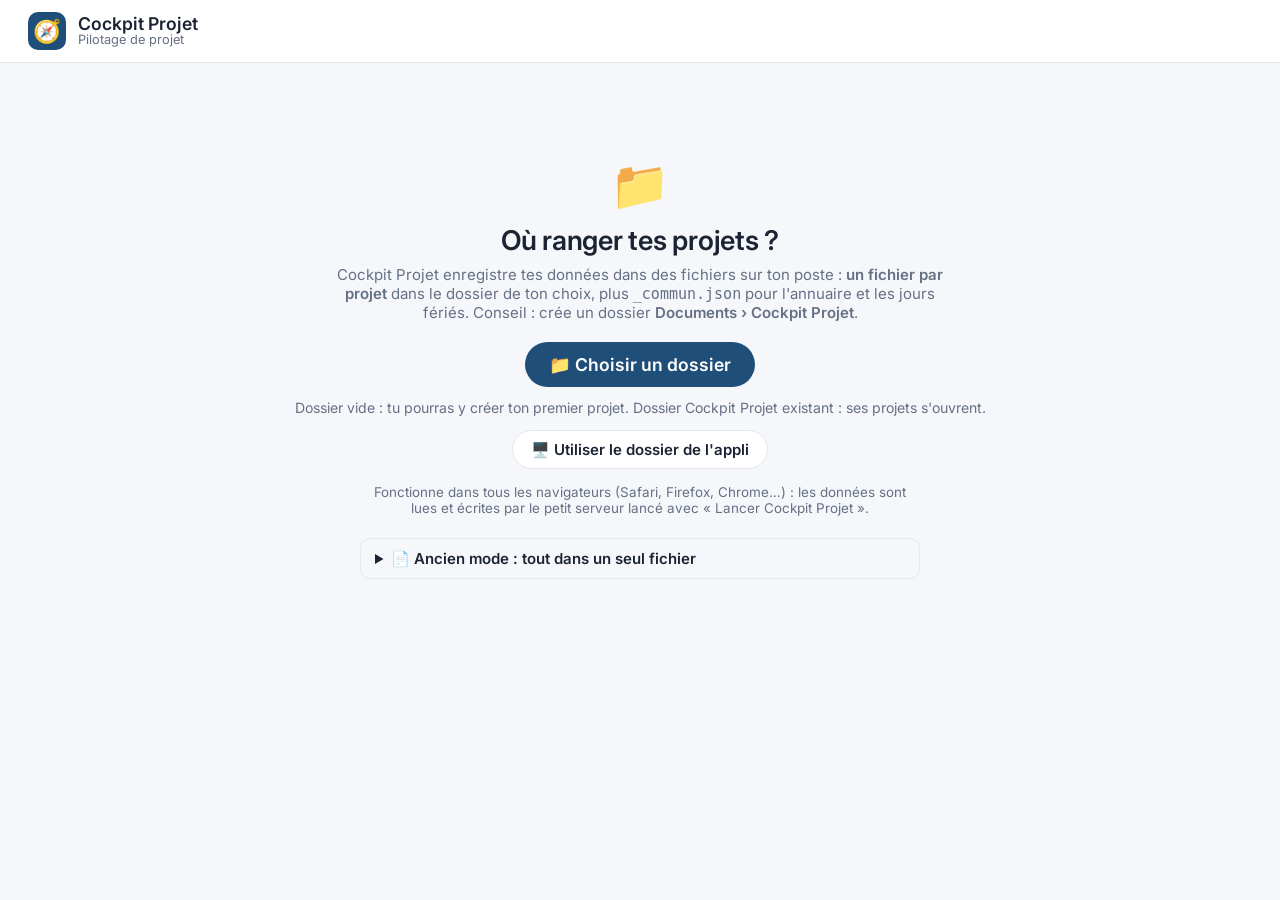
<file: index.html>
<!doctype html>
<html lang="fr">
<head>
  <meta charset="utf-8">
  <meta name="viewport" content="width=device-width, initial-scale=1">
  <title>Cockpit Projet</title>
  <link rel="preconnect" href="https://fonts.googleapis.com">
  <link href="https://fonts.googleapis.com/css2?family=Inter:wght@400;500;600;700&display=swap" rel="stylesheet">
  <link rel="stylesheet" href="style.css?v=20261127-demo-content">
</head>
<body>
  <header class="topbar">
    <div class="brand" data-act="portefeuille" role="button" tabindex="0" title="Retour à l'accueil : tous mes projets">
      <span class="brand-logo">🧭</span>
      <div>
        <div class="brand-title">Cockpit Projet</div>
        <div class="brand-sub">Pilotage de projet</div>
      </div>
    </div>
    <div class="project-bar" id="projectBar"></div>
  </header>

  <nav class="etapes" id="etapes" aria-label="Étapes du projet"></nav>
  <nav class="tabs" id="tabs"></nav>
  <nav class="subtabs" id="subtabs"></nav>
  <datalist id="dlPersonnes"></datalist>

  <button class="btn ghost small cp-exit hide" id="sortieCapture" data-act="quit-capture" title="Quitter le mode capture (Échap)" aria-label="Quitter le mode capture">✕<span class="cp-exit-txt">&nbsp;Quitter le mode capture (Échap)</span></button>
  <main id="main"></main>

  <div class="modal-back" id="modalBack" hidden>
    <div class="modal" id="modal" role="dialog" aria-modal="true"></div>
  </div>
  <div class="toasts" id="toasts"></div>
  <input type="file" id="importFile" accept="application/json,.json" hidden>

  <script src="data.js?v=1795596842"></script>
  <script src="app.js?v=20261127-demo-content"></script>
</body>
</html>
</file>
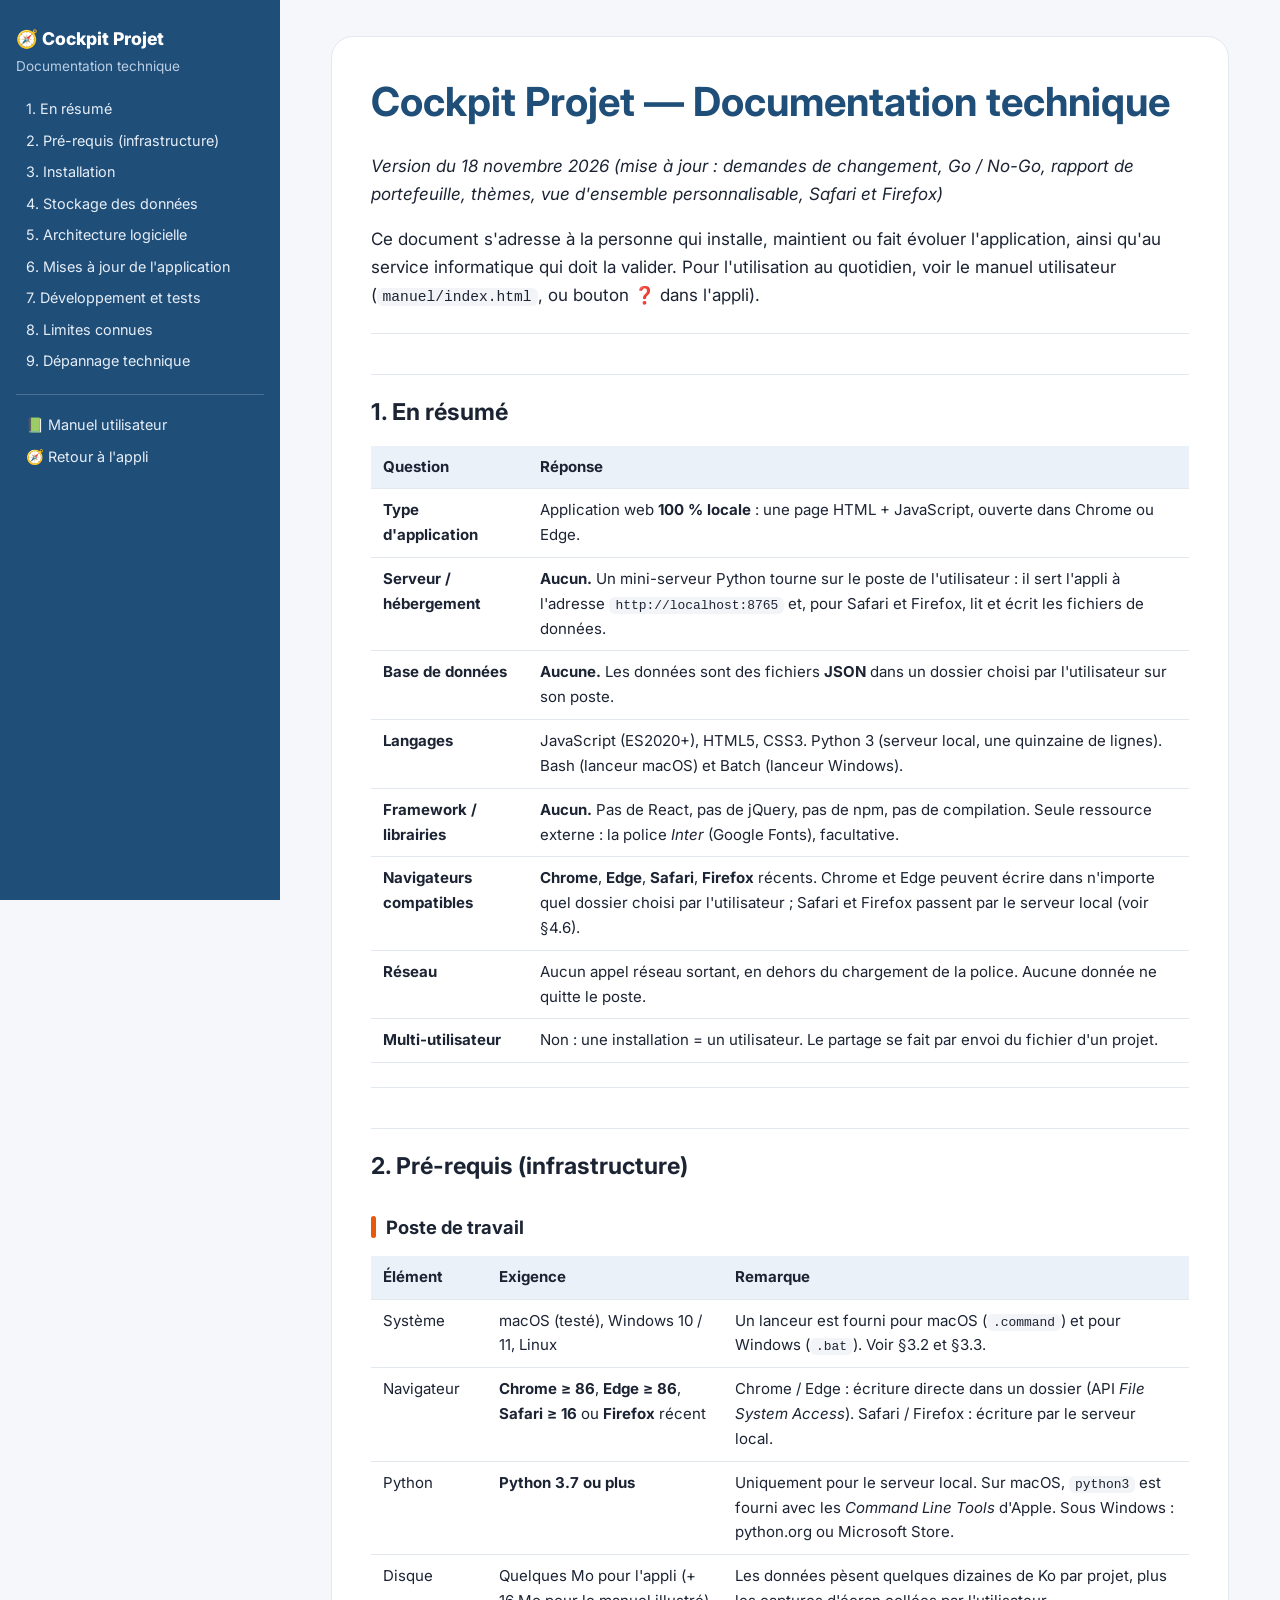
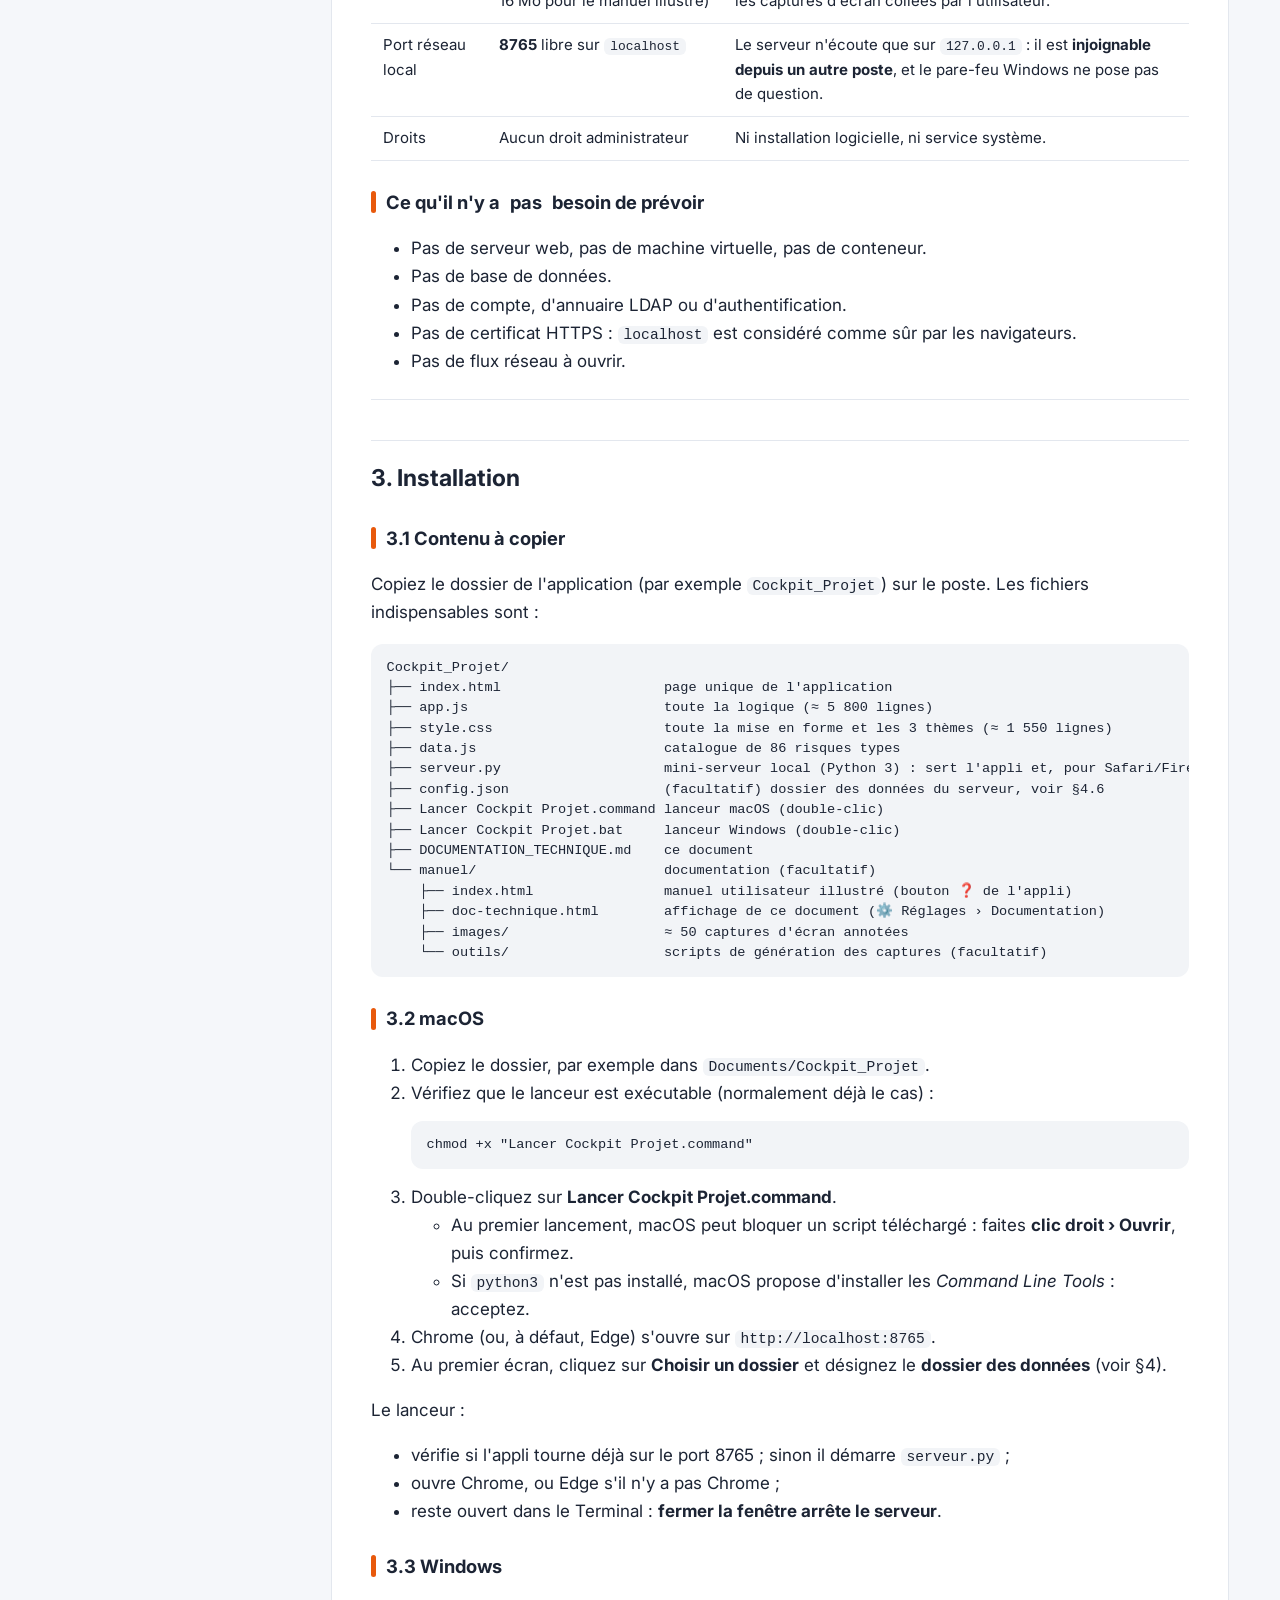
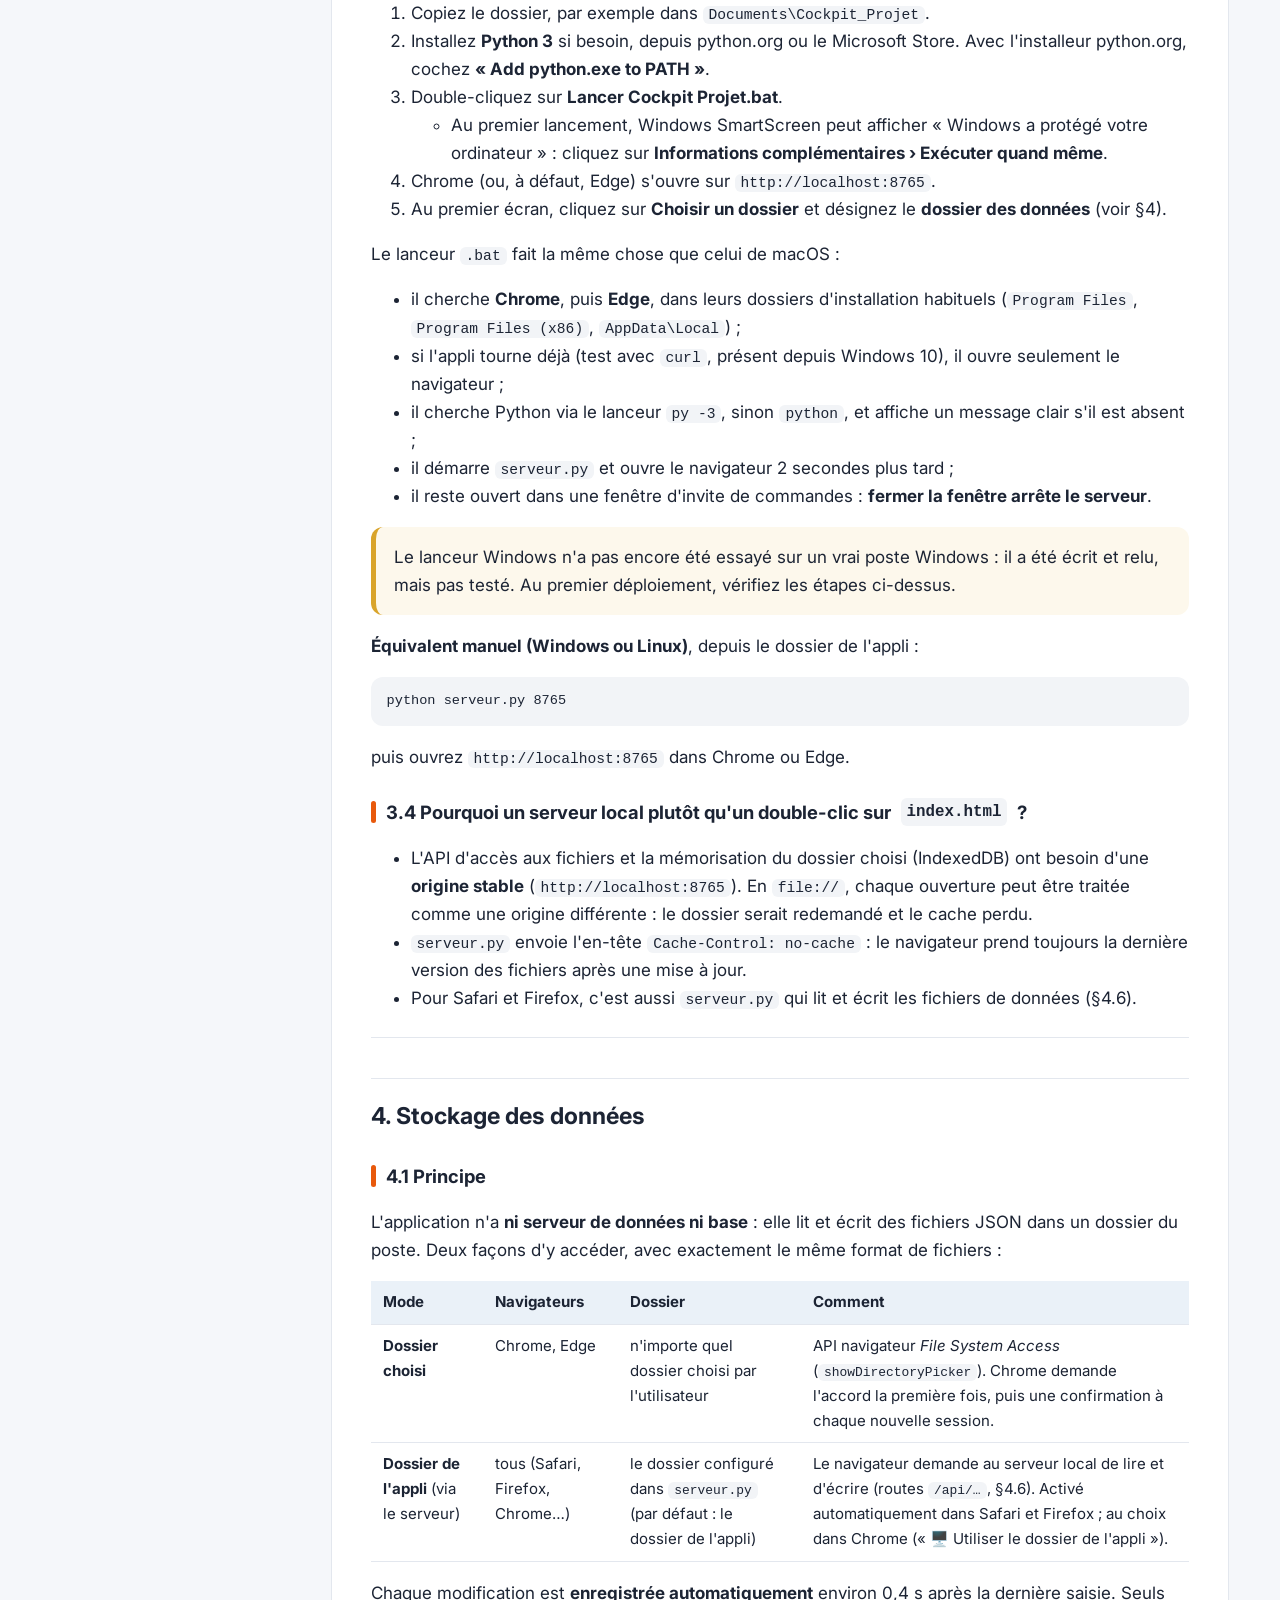
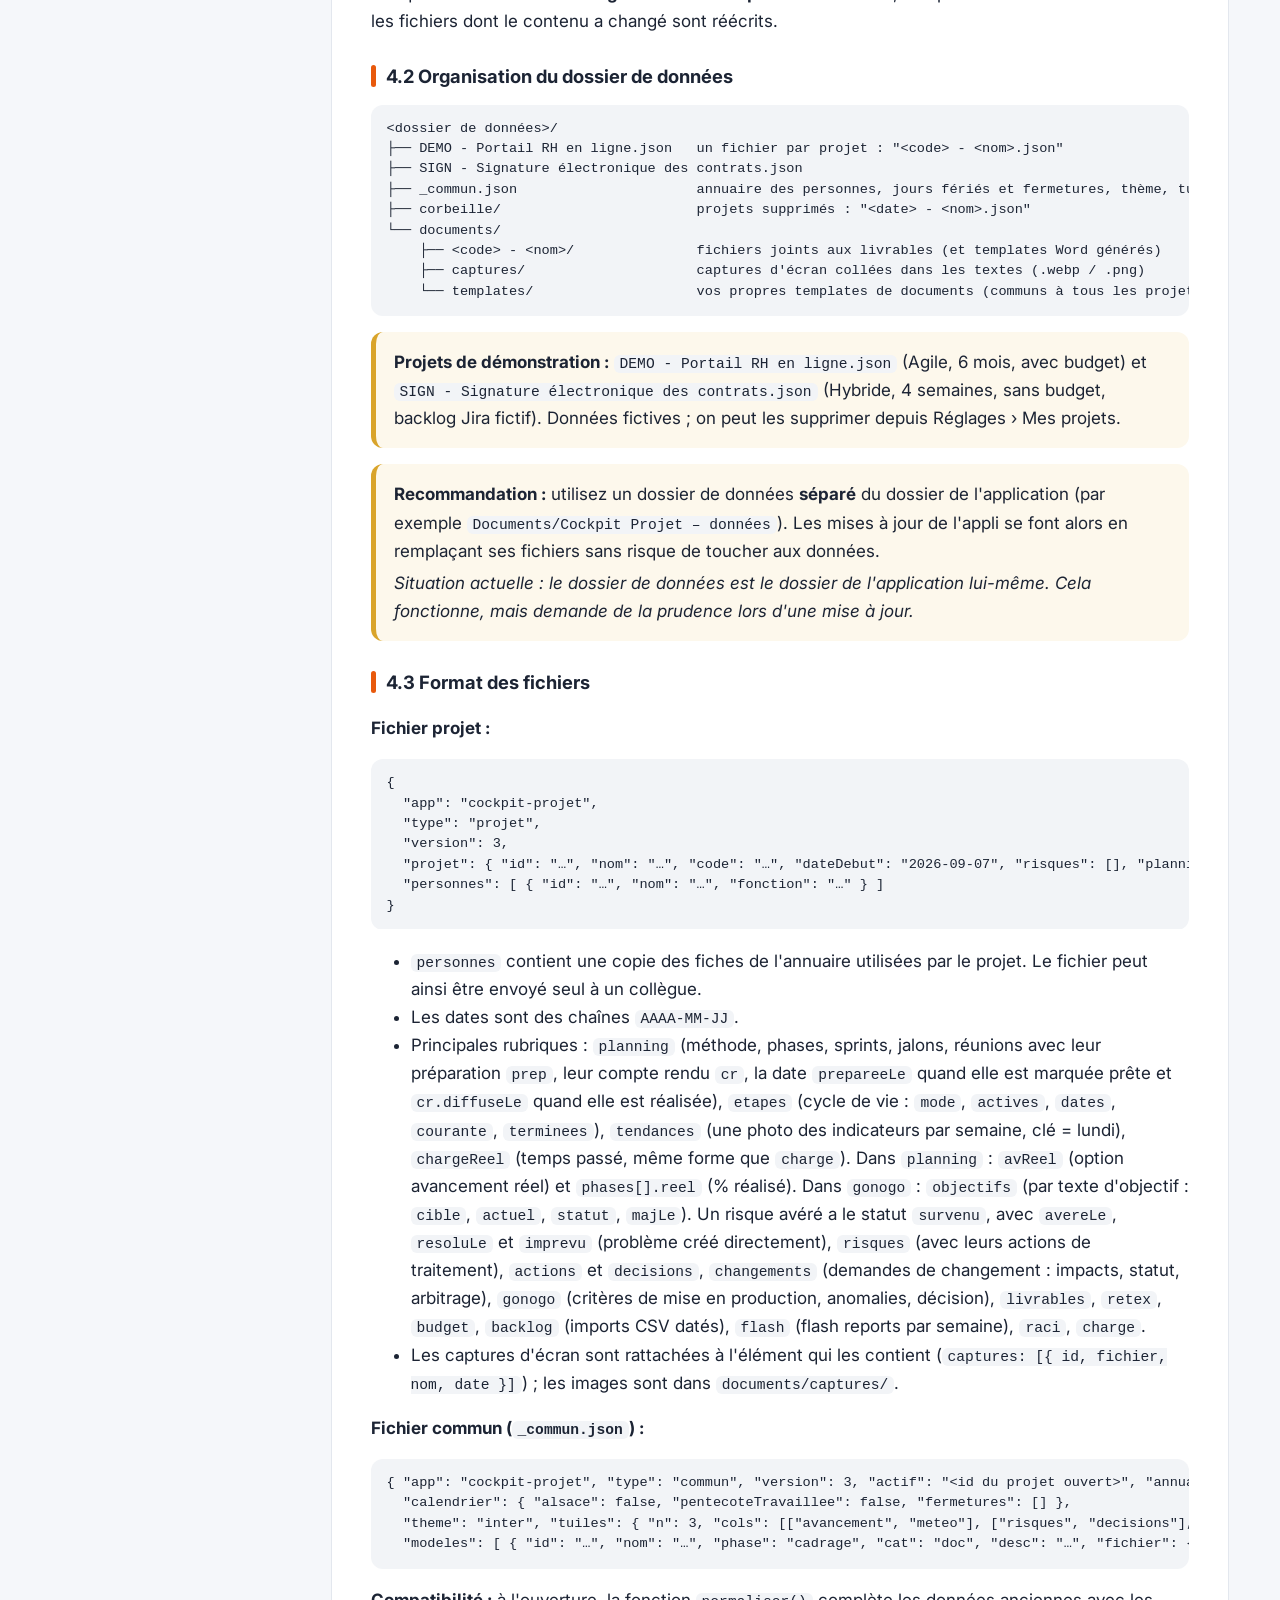
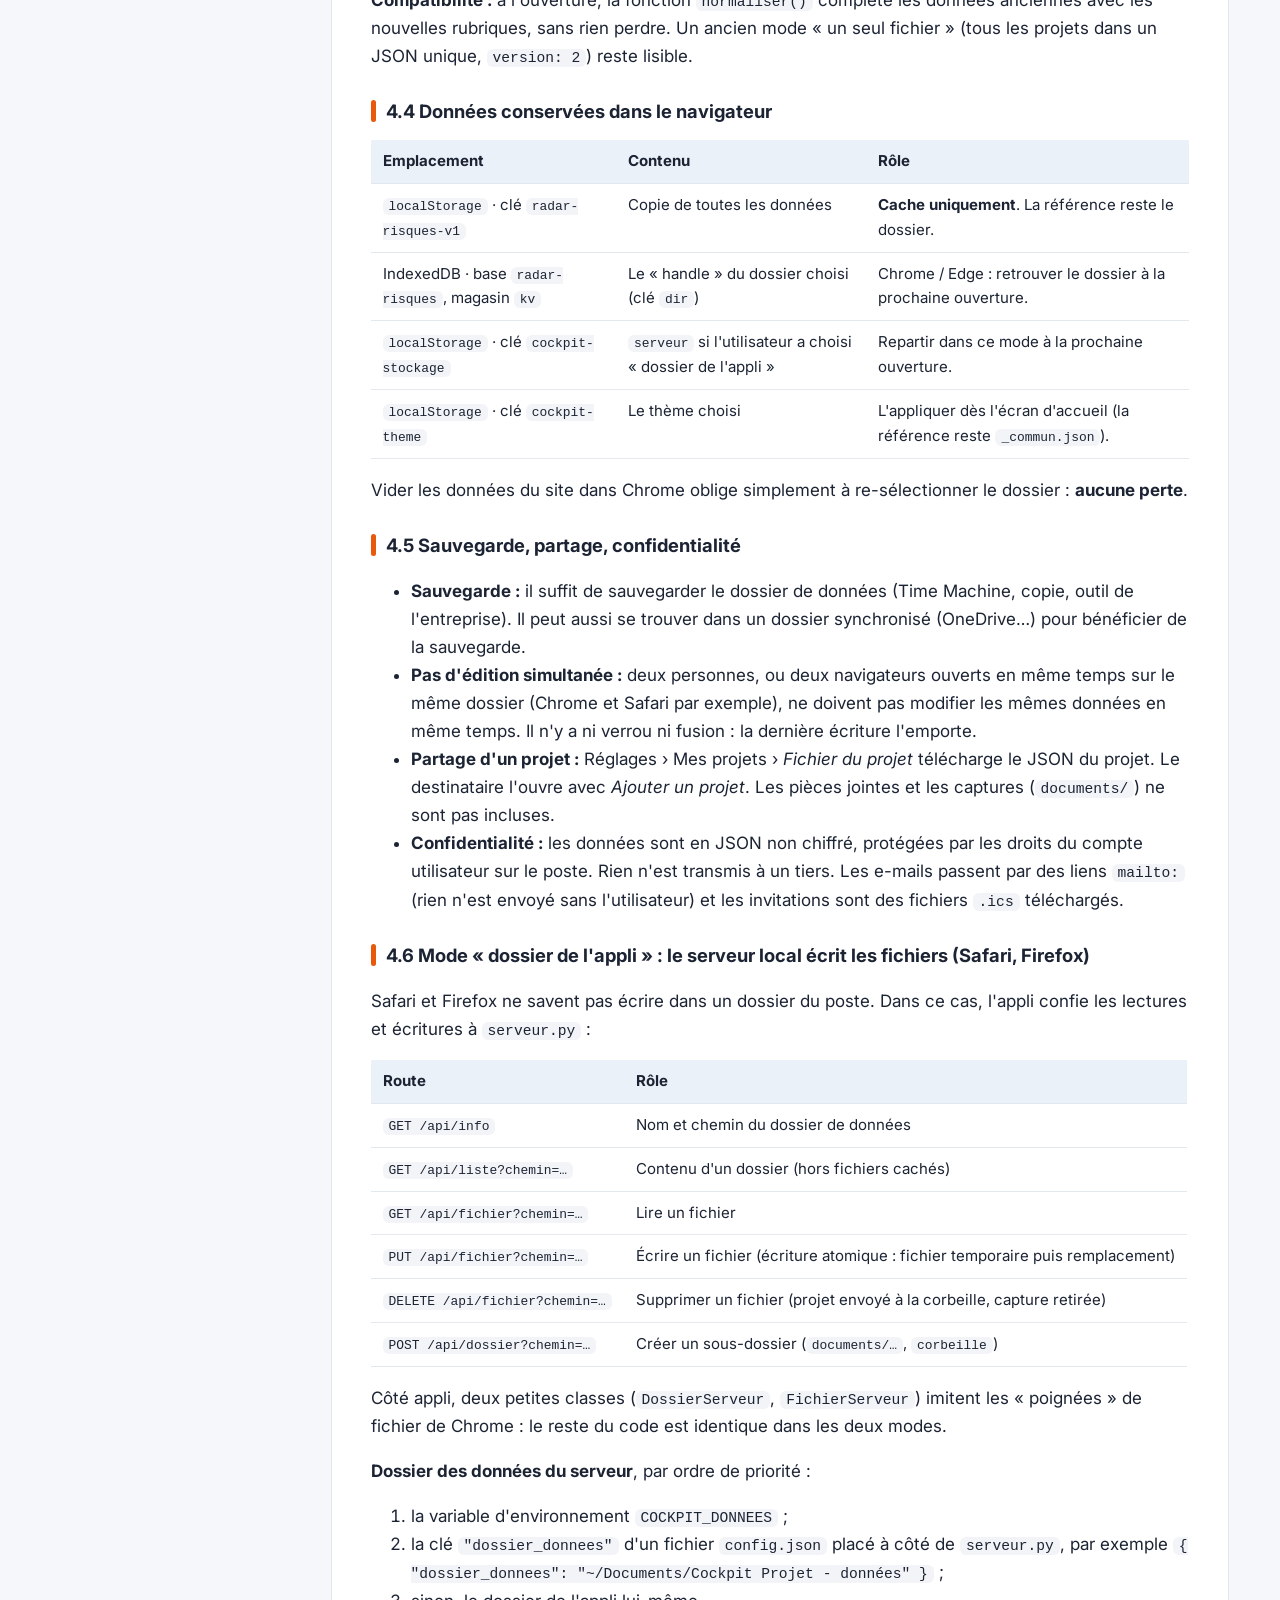
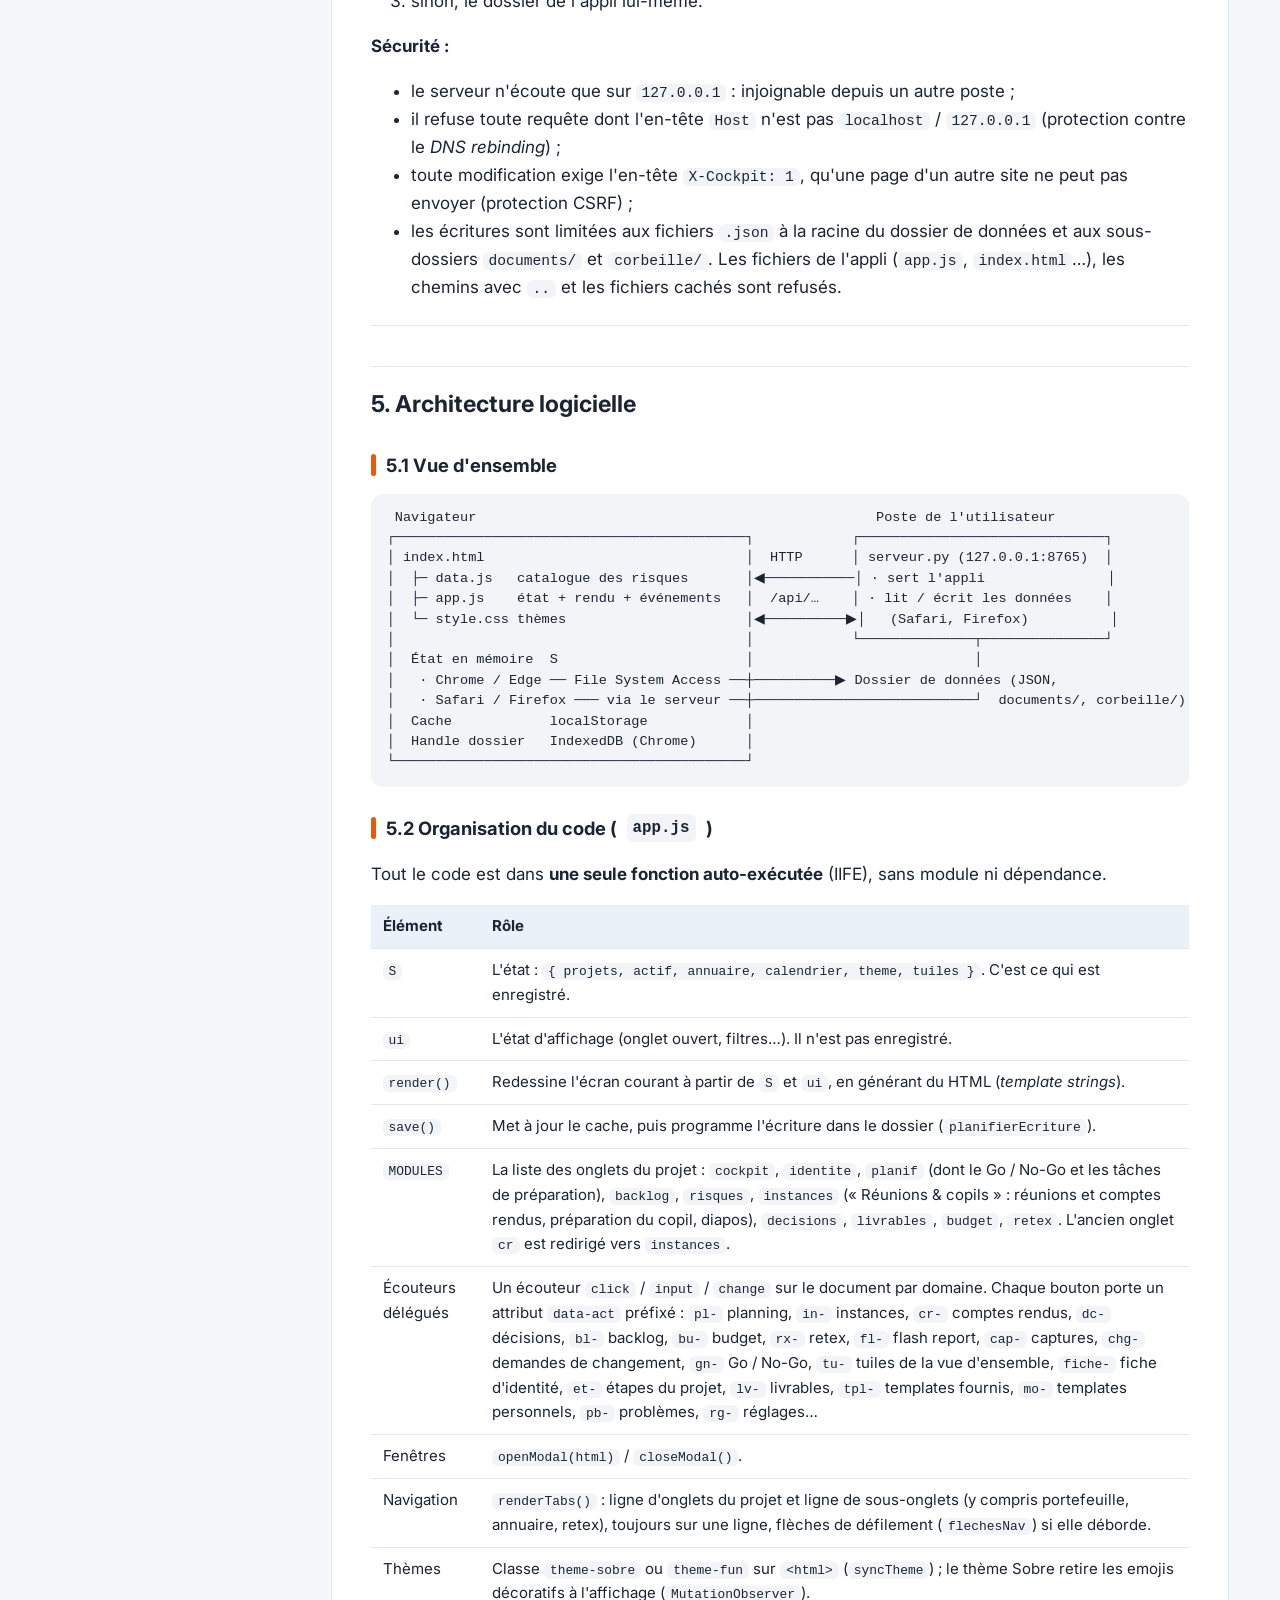
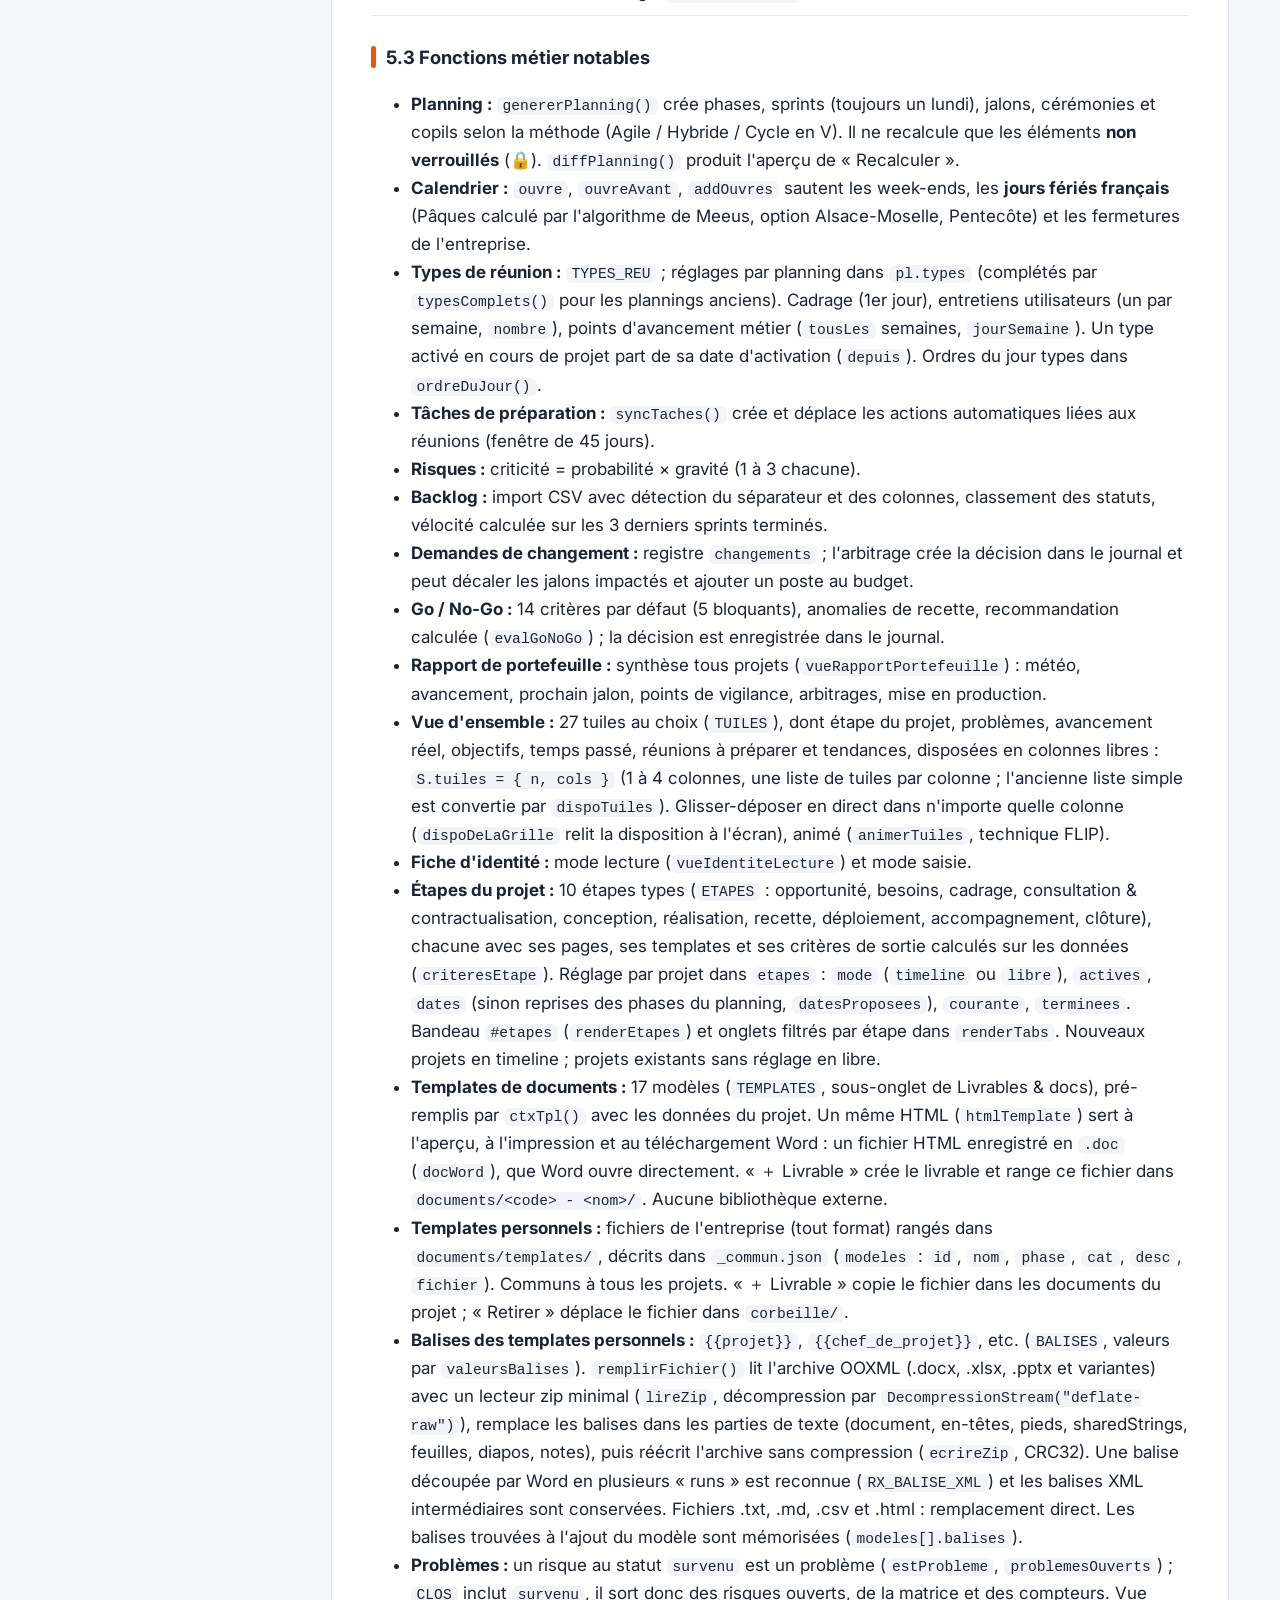
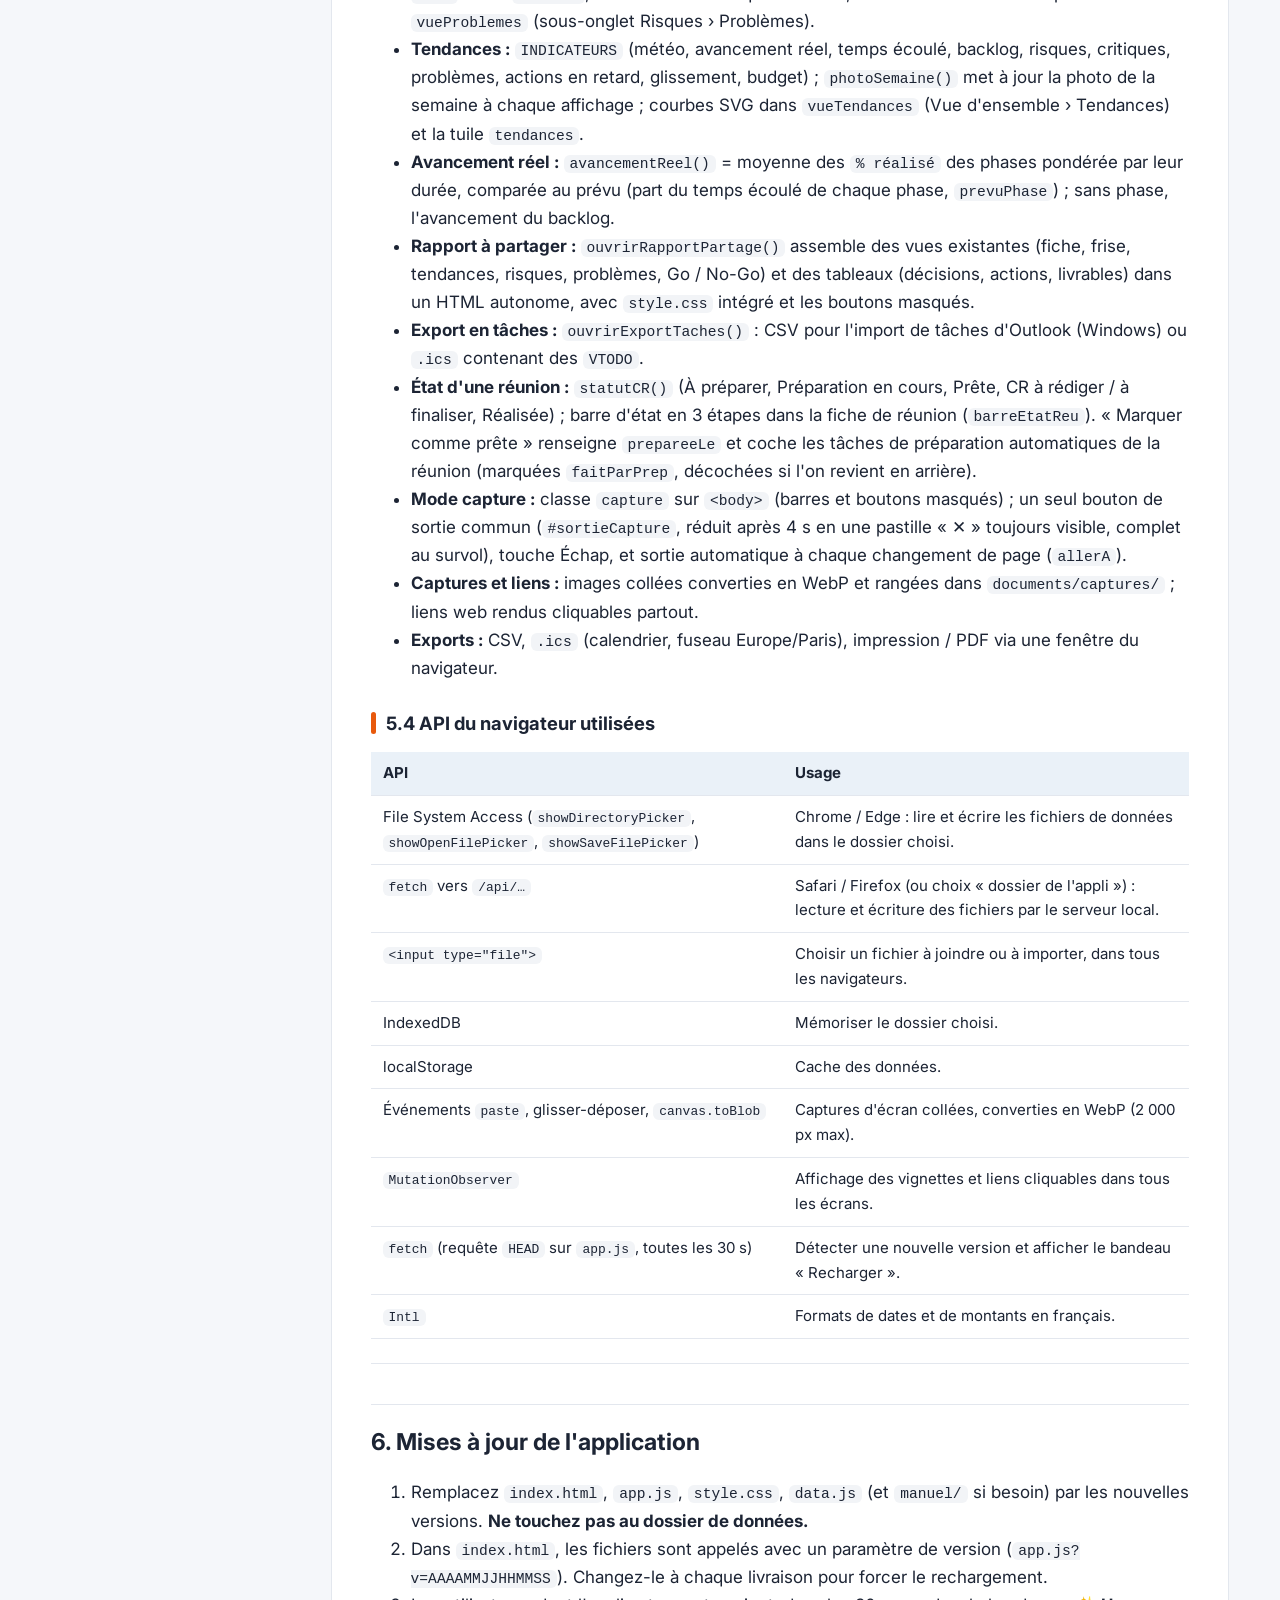
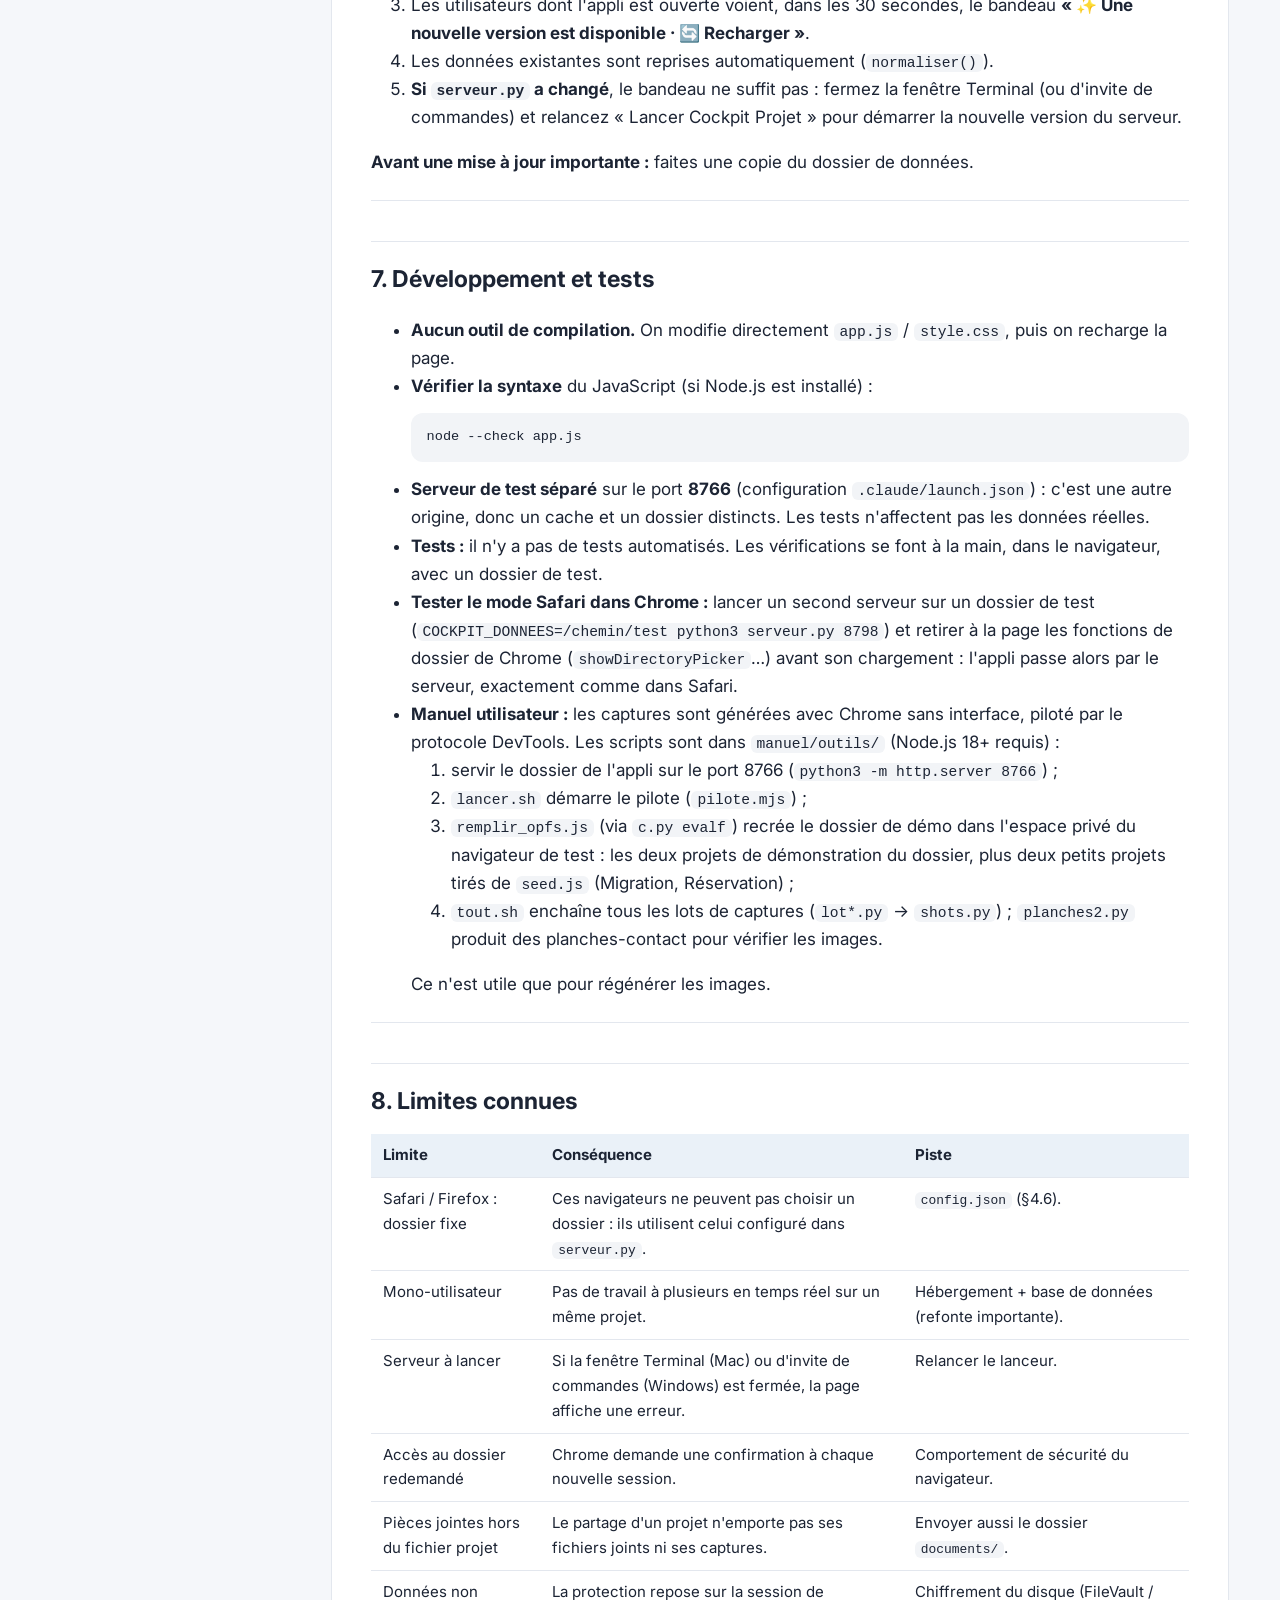
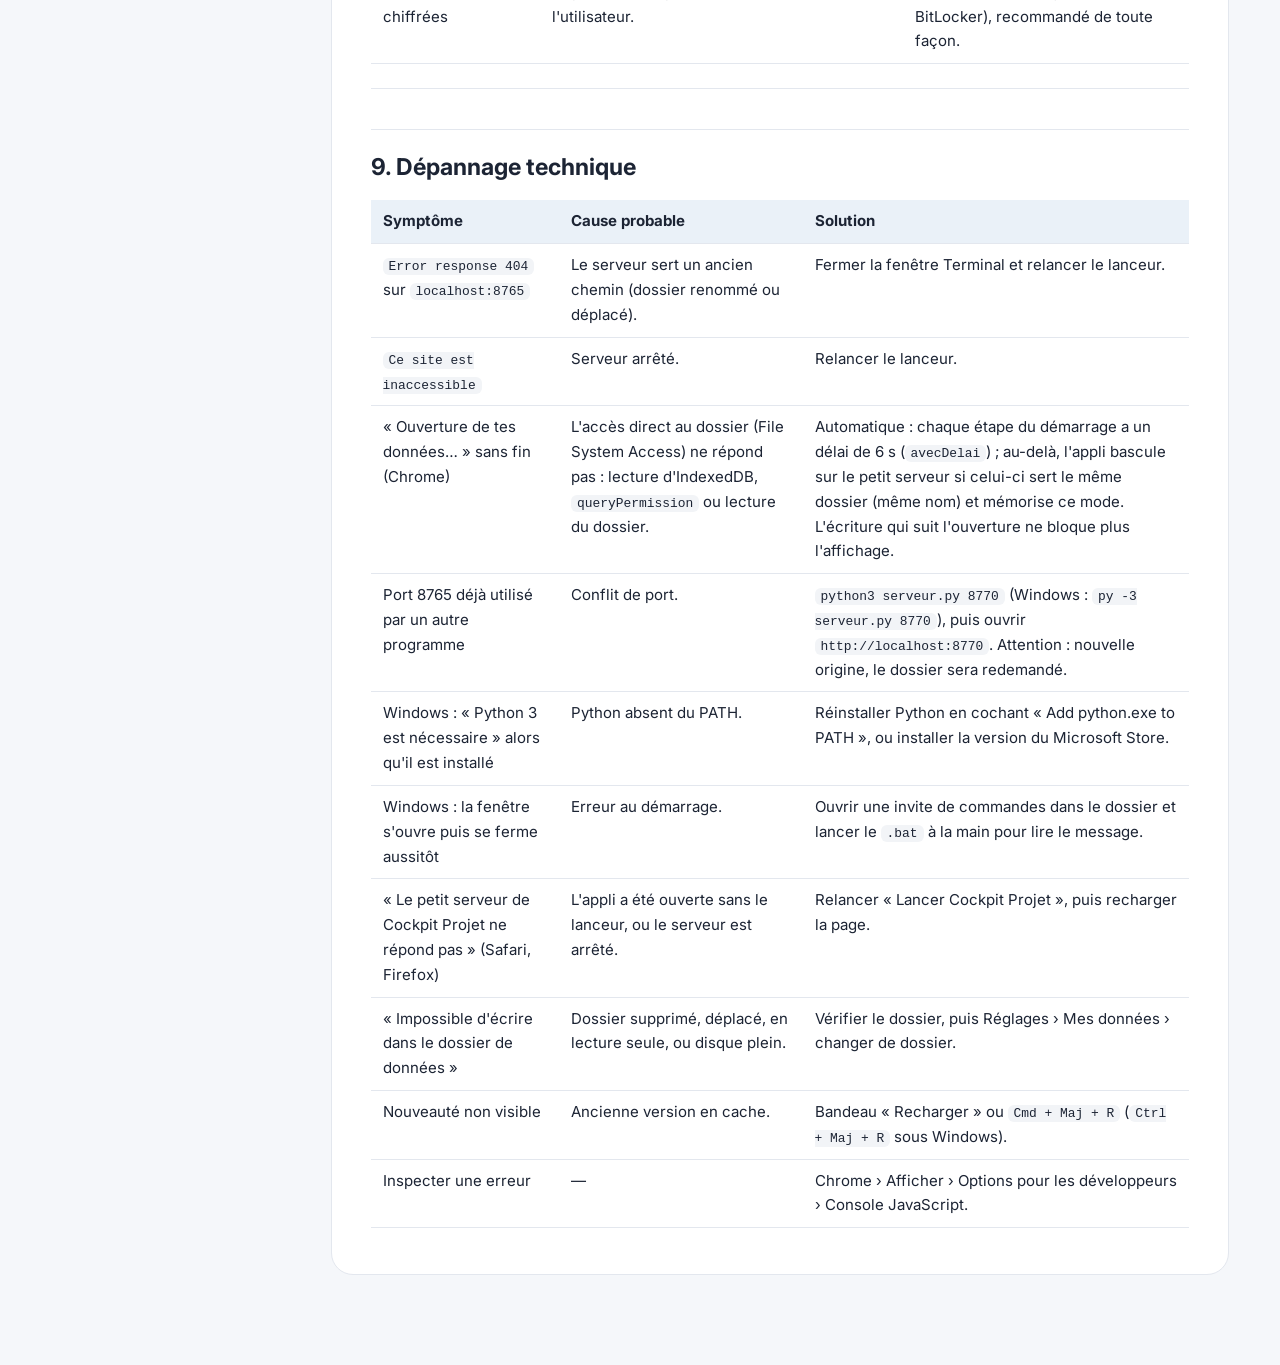
<file: manuel/doc-technique.html>
<!doctype html>
<html lang="fr">
<head>
<meta charset="utf-8">
<meta name="viewport" content="width=device-width, initial-scale=1">
<title>Documentation technique</title>
<link href="https://fonts.googleapis.com/css2?family=Inter:wght@400;500;600;700;800&display=swap" rel="stylesheet">
<style>
  :root { --navy: #1f4e79; --navy-soft: #eaf1f8; --orange: #e8590c; --texte: #1c2434; --gris: #5d6779; --ligne: #e3e7ee; --fond: #f5f7fa; --carte: #fff; --code: #f2f4f7; }
  @media (prefers-color-scheme: dark) { :root:not([data-theme="light"]) { --navy-soft: #1d2a3a; --texte: #e8edf4; --gris: #a9b3c2; --ligne: #2c3747; --fond: #121821; --carte: #1a2230; --code: #222c3b; } }
  :root[data-theme="dark"] { --navy-soft: #1d2a3a; --texte: #e8edf4; --gris: #a9b3c2; --ligne: #2c3747; --fond: #121821; --carte: #1a2230; --code: #222c3b; }
  * { box-sizing: border-box; }
  html { scroll-behavior: smooth; scroll-padding-top: 16px; }
  body { margin: 0; font-family: Inter, -apple-system, "Segoe UI", Arial, sans-serif; font-size: 17px; line-height: 1.65; color: var(--texte); background: var(--fond); }
  .page { display: grid; grid-template-columns: 280px minmax(0, 1fr); min-height: 100vh; }
  nav { position: sticky; top: 0; height: 100vh; overflow-y: auto; background: var(--navy); color: #fff; padding: 24px 16px 40px; }
  nav .marque { font-weight: 800; font-size: 1.1rem; margin-bottom: 2px; } nav .sous { color: #b9cde3; font-size: .85rem; margin-bottom: 16px; }
  nav a { display: block; color: #e6eef7; text-decoration: none; padding: 6px 10px; border-radius: 10px; font-size: .9rem; line-height: 1.35; }
  nav a:hover { background: rgba(255,255,255,.14); color: #fff; }
  nav .retour { margin-top: 18px; border-top: 1px solid rgba(255,255,255,.2); padding-top: 14px; }
  main { padding: 36px clamp(16px, 4vw, 60px) 100px; max-width: 1100px; }
  article { background: var(--carte); border: 1px solid var(--ligne); border-radius: 22px; padding: 32px clamp(18px, 3vw, 44px); }
  h1 { font-size: clamp(1.8rem, 3.4vw, 2.5rem); margin: 0 0 6px; color: var(--navy); }
  @media (prefers-color-scheme: dark) { :root:not([data-theme="light"]) h1 { color: #8fb8e0; } }
  h2 { font-size: 1.45rem; margin: 40px 0 12px; padding-top: 18px; border-top: 1px solid var(--ligne); }
  h3 { font-size: 1.15rem; margin: 26px 0 10px; display: flex; gap: 10px; align-items: center; }
  h3::before { content: ""; width: 5px; height: 22px; border-radius: 3px; background: var(--orange); }
  table { width: 100%; border-collapse: collapse; margin: 14px 0; font-size: .94rem; display: block; overflow-x: auto; }
  th, td { text-align: left; padding: 9px 12px; border-bottom: 1px solid var(--ligne); vertical-align: top; }
  th { background: var(--navy-soft); }
  code { font-family: ui-monospace, Menlo, Consolas, monospace; font-size: .86em; background: var(--code); border-radius: 6px; padding: 1px 6px; }
  pre { background: var(--code); border-radius: 12px; padding: 14px 16px; overflow-x: auto; font-size: .85rem; line-height: 1.5; }
  pre code { background: none; padding: 0; font-size: inherit; }
  blockquote { margin: 16px 0; padding: 12px 18px; background: #fdf8ec; border-left: 5px solid #d9a42b; border-radius: 12px; }
  @media (prefers-color-scheme: dark) { :root:not([data-theme="light"]) blockquote { background: #332c18; } }
  blockquote p { margin: 4px 0; }
  hr { border: none; border-top: 1px solid var(--ligne); margin: 24px 0; }
  a { color: var(--navy); }
  .erreur { color: #b42318; }
  @media (max-width: 900px) { .page { grid-template-columns: minmax(0, 1fr); } h1 { overflow-wrap: anywhere; } nav { position: static; height: auto; } }
  @media print { nav { display: none; } .page { display: block; } body { background: #fff; } article { border: none; padding: 0; } }
</style>
</head>
<body>
<div class="page">
  <nav id="sommaire"><div class="marque">🧭 Cockpit Projet</div><div class="sous">Documentation technique</div></nav>
  <main><article id="doc"><p>Chargement…</p></article></main>
</div>
<script>
  // Affiche DOCUMENTATION_TECHNIQUE.md (source unique) sans aucune librairie : petit convertisseur Markdown maison
  const esc = s => s.replace(/&/g, "&amp;").replace(/</g, "&lt;").replace(/>/g, "&gt;");
  const inline = s => esc(s)
    .replace(/`([^`]+)`/g, (_, c) => `<code>${c}</code>`)
    .replace(/\*\*([^*]+)\*\*/g, "<strong>$1</strong>")
    .replace(/(^|[^*])\*([^*\s][^*]*)\*/g, "$1<em>$2</em>")
    .replace(/\[([^\]]+)\]\(([^)]+)\)/g, '<a href="$2">$1</a>');
  const slug = s => s.toLowerCase().normalize("NFD").replace(/[̀-ͯ]/g, "").replace(/[^a-z0-9]+/g, "-").replace(/^-|-$/g, "");
  function convertir(md) {
    const L = md.replace(/\r/g, "").split("\n"); const out = []; let i = 0;
    while (i < L.length) {
      const l = L[i];
      if (/^```/.test(l)) { const b = []; i++; while (i < L.length && !/^```/.test(L[i])) b.push(L[i++]); i++; out.push(`<pre><code>${esc(b.join("\n"))}</code></pre>`); continue; }
      const h = l.match(/^(#{1,3})\s+(.*)/); if (h) { const n = h[1].length; out.push(`<h${n} id="${slug(h[2])}">${inline(h[2])}</h${n}>`); i++; continue; }
      if (/^---\s*$/.test(l)) { out.push("<hr>"); i++; continue; }
      if (/^\|/.test(l)) {
        const rows = []; while (i < L.length && /^\|/.test(L[i])) rows.push(L[i++]);
        const cells = r => r.replace(/^\||\|$/g, "").split("|").map(c => c.trim());
        const corps = rows.filter((r, k) => !(k === 1 && /^\|[\s:|-]+\|$/.test(r)));
        out.push(`<table><thead><tr>${cells(corps[0]).map(c => `<th>${inline(c)}</th>`).join("")}</tr></thead><tbody>${corps.slice(1).map(r => `<tr>${cells(r).map(c => `<td>${inline(c)}</td>`).join("")}</tr>`).join("")}</tbody></table>`);
        continue;
      }
      if (/^>/.test(l)) { const b = []; while (i < L.length && /^>/.test(L[i])) b.push(L[i++].replace(/^>\s?/, "")); out.push(`<blockquote>${b.map(x => `<p>${inline(x)}</p>`).join("")}</blockquote>`); continue; }
      if (/^\s*(\d+\.|-)\s+/.test(l)) {
        const ordonne = /^\s*\d+\./.test(l); const items = [];
        while (i < L.length && (/^\s*(\d+\.|-)\s+/.test(L[i]) || /^\s{2,}\S/.test(L[i]) || (L[i] === "" && /^\s{2,}(```|\S)/.test(L[i + 1] || "")))) {
          const t = L[i];
          if (/^(\d+\.|-)\s+/.test(t)) items.push([t.replace(/^(\d+\.|-)\s+/, "")]);
          else items[items.length - 1].push(t.replace(/^\s{2,3}/, ""));
          i++;
        }
        const tag = ordonne ? "ol" : "ul";
        out.push(`<${tag}>${items.map(it => `<li>${convertir(it.join("\n")).replace(/^<p>([\s\S]*?)<\/p>/, "$1")}</li>`).join("")}</${tag}>`);
        continue;
      }
      if (l.trim() === "") { i++; continue; }
      const p = []; while (i < L.length && L[i].trim() !== "" && !/^(#|```|\||>|---|\s*(\d+\.|-)\s)/.test(L[i])) p.push(L[i++]);
      out.push(`<p>${inline(p.join(" "))}</p>`);
    }
    return out.join("\n");
  }
  fetch("../DOCUMENTATION_TECHNIQUE.md", { cache: "no-store" })
    .then(r => { if (!r.ok) throw new Error(r.status); return r.text(); })
    .then(md => {
      document.getElementById("doc").innerHTML = convertir(md);
      const nav = document.getElementById("sommaire");
      document.querySelectorAll("#doc h2").forEach(h => { const a = document.createElement("a"); a.href = "#" + h.id; a.textContent = h.textContent; nav.appendChild(a); });
      const r = document.createElement("div"); r.className = "retour";
      r.innerHTML = '<a href="./">📗 Manuel utilisateur</a><a href="../">🧭 Retour à l\'appli</a>'; nav.appendChild(r);
    })
    .catch(() => { document.getElementById("doc").innerHTML = '<p class="erreur">Impossible de charger DOCUMENTATION_TECHNIQUE.md. Ouvrez cette page depuis l\'appli (http://localhost:8765/manuel/doc-technique.html).</p>'; });
</script>
</body>
</html>
</file>
<file: style.css>
:root {
  --bg: #f6f5fa;
  --bg2: #fff7ed;
  --card: #ffffff;
  --ink: #1e1b4b;
  --muted: #6b7280;
  --line: #e5e7eb;
  --primary: #6b5fc0;
  --primary2: #b9789a;
  --faible: #6fb58a;
  --modere: #e6c766;
  --eleve: #e29a64;
  --critique: #d06a62;
  --radius: 18px;
  --shadow: 0 4px 16px rgba(40, 36, 80, .07);
  --shadow-lg: 0 12px 32px rgba(40, 36, 80, .13);
}

* { box-sizing: border-box; }
html, body { margin: 0; }
body {
  font-family: "Inter", system-ui, sans-serif;
  color: var(--ink);
  background:
    radial-gradient(circle at 10% 0%, #ece7f866 0, transparent 40%),
    radial-gradient(circle at 90% 10%, #f3e8ee66 0, transparent 40%),
    var(--bg);
  min-height: 100vh;
}
h1, h2, h3, .brand-title, .tab, .btn, .kpi-num { font-family: "Inter", system-ui, sans-serif; }
h2 { margin: 0 0 12px; font-size: 1.5rem; }
h3 { margin: 0 0 8px; }
button { font: inherit; cursor: pointer; }
input, textarea, select { font: inherit; color: inherit; }

/* ───── Topbar */
.topbar {
  display: flex; align-items: center; justify-content: space-between; gap: 16px; flex-wrap: wrap;
  padding: 14px 24px;
  background: linear-gradient(90deg, #5e54b0, #7a6cc0 60%, #9a83c4);
  color: white;
  box-shadow: var(--shadow);
}
.brand { display: flex; align-items: center; gap: 12px; }
.brand-logo { font-size: 2.2rem; filter: drop-shadow(0 3px 4px rgba(0,0,0,.25)); animation: wobble 4s ease-in-out infinite; }
@keyframes wobble { 0%,100% { transform: rotate(0) } 50% { transform: rotate(-12deg) scale(1.08) } }
.brand-title { font-size: 1.5rem; font-weight: 700; line-height: 1; }
.brand-sub { font-size: .85rem; opacity: .9; }
.project-bar { display: flex; gap: 8px; align-items: center; flex-wrap: wrap; }
.project-select {
  background: rgba(255,255,255,.2); color: white; border: 2px solid rgba(255,255,255,.5);
  border-radius: 999px; padding: 8px 14px; font-weight: 700; min-width: 200px;
}
.project-select option { color: var(--ink); }

/* ───── Tabs */
.tabs { display: flex; gap: 10px; padding: 16px 24px 0; flex-wrap: wrap; }
.tab {
  border: none; background: white; color: var(--ink);
  padding: 10px 18px; border-radius: 999px; font-weight: 600; font-size: 1rem;
  box-shadow: var(--shadow); transition: transform .15s, background .15s;
  display: flex; align-items: center; gap: 8px;
}
.tab:hover { transform: translateY(-2px); }
.tab.active { background: var(--tabc, var(--primary)); color: white; }
.tab .count { background: rgba(0,0,0,.12); border-radius: 999px; padding: 0 8px; font-size: .8rem; }

main { padding: 20px 24px 60px; max-width: 1500px; margin: 0 auto; }

/* ───── Buttons */
.btn {
  border: none; border-radius: 999px; padding: 9px 16px; font-weight: 600;
  background: var(--primary); color: white; display: inline-flex; align-items: center; gap: 6px;
  transition: transform .12s, box-shadow .12s, filter .12s;
  box-shadow: 0 3px 0 rgba(0,0,0,.15);
}
.btn:hover { transform: translateY(-1px); filter: brightness(1.07); }
.btn:active { transform: translateY(1px); box-shadow: none; }
.btn.ghost { background: white; color: var(--ink); border: 2px solid var(--line); box-shadow: none; }
.btn.light { background: rgba(255,255,255,.22); border: 2px solid rgba(255,255,255,.5); box-shadow: none; }
.btn.danger { background: var(--critique); }
.btn.green { background: #5f9e76; }
.btn.small { padding: 5px 11px; font-size: .85rem; }
.btn.icon { padding: 8px 10px; }

/* ───── Cards & common */
.panel { background: var(--card); border-radius: var(--radius); box-shadow: var(--shadow); padding: 18px; }
.muted { color: var(--muted); }
.row { display: flex; gap: 10px; align-items: center; flex-wrap: wrap; }
.spacer { flex: 1; }
.pill {
  display: inline-flex; align-items: center; gap: 4px; padding: 3px 10px; border-radius: 999px;
  font-size: .8rem; font-weight: 700; white-space: nowrap;
}
.cat-tag { color: white; }
.empty {
  text-align: center; padding: 40px 20px; color: var(--muted);
  border: 3px dashed #dcd8ee; border-radius: var(--radius); background: #ffffffaa;
}
.empty .big { font-size: 3rem; display: block; margin-bottom: 8px; }

/* ───── Welcome */
.welcome { text-align: center; padding: 60px 20px; }
.welcome .hero { font-size: 5rem; animation: bounce 2s infinite; display: inline-block; }
@keyframes bounce { 0%,100% { transform: translateY(0) } 50% { transform: translateY(-14px) } }
.welcome h1 { font-size: 2.4rem; margin: 10px 0; }
.steps { display: grid; grid-template-columns: repeat(auto-fit, minmax(200px, 1fr)); gap: 16px; max-width: 900px; margin: 30px auto; }
.step { background: white; border-radius: var(--radius); padding: 20px; box-shadow: var(--shadow); }
.step .n { font-size: 2rem; }

/* ───── Dashboard */
.kpis { display: grid; grid-template-columns: repeat(auto-fit, minmax(180px, 1fr)); gap: 16px; margin-bottom: 20px; }
.kpi { border-radius: var(--radius); padding: 18px; color: white; box-shadow: var(--shadow); position: relative; overflow: hidden; }
.kpi::after { content: attr(data-emoji); position: absolute; right: 10px; bottom: -8px; font-size: 3.6rem; opacity: .3; }
.kpi-num { font-size: 2.4rem; font-weight: 700; line-height: 1; }
.kpi-lbl { font-weight: 700; opacity: .95; }
.dash-grid { display: grid; grid-template-columns: repeat(auto-fit, minmax(340px, 1fr)); gap: 20px; }
.bar-row { display: grid; grid-template-columns: 200px 1fr 30px; gap: 10px; align-items: center; margin: 7px 0; font-size: .9rem; }
.bar-track { background: #f3f4f6; height: 14px; border-radius: 999px; overflow: hidden; }
.bar-fill { height: 100%; border-radius: 999px; transition: width .5s; }
.top-item { display: flex; gap: 12px; align-items: center; padding: 10px; border-radius: 12px; cursor: pointer; }
.top-item:hover { background: #f3f2f9; }
.project-header { display: flex; align-items: center; gap: 14px; margin-bottom: 18px; flex-wrap: wrap; }
.project-emoji { font-size: 2.6rem; width: 64px; height: 64px; display: grid; place-items: center; border-radius: 20px; box-shadow: var(--shadow); }

/* ───── Crit badge */
.crit {
  width: 44px; height: 44px; border-radius: 14px; display: grid; place-items: center;
  font-family: "Inter"; font-weight: 700; font-size: 1.3rem; color: white; flex-shrink: 0;
  box-shadow: inset 0 -3px 0 rgba(0,0,0,.15);
}
.crit.faible { background: var(--faible); }
.crit.modere { background: var(--modere); color: #5c4813; }
.crit.eleve { background: var(--eleve); }
.crit.critique { background: var(--critique); }
.crit.forced { outline: 3px dashed var(--ink); outline-offset: 2px; }

/* ───── Catalogue */
.cat-layout { display: grid; grid-template-columns: 1fr 340px; gap: 20px; align-items: start; }
.toolbar { display: flex; gap: 10px; flex-wrap: wrap; align-items: center; margin-bottom: 16px; }
.search {
  flex: 1; min-width: 220px; padding: 11px 16px; border-radius: 999px; border: 2px solid #dcd8ee;
  background: white; outline: none;
}
.search:focus { border-color: var(--primary); }
.chips { display: flex; gap: 8px; flex-wrap: wrap; margin-bottom: 18px; }
.chip {
  border: 2px solid var(--c, #dcd8ee); background: white; color: var(--ink);
  border-radius: 999px; padding: 6px 12px; font-weight: 700; font-size: .85rem;
  transition: all .15s;
}
.chip:hover { transform: translateY(-1px); }
.chip.on { background: var(--c, var(--primary)); color: white; }
.cat-group { margin-bottom: 26px; }
.cat-group-title { display: flex; align-items: center; gap: 10px; margin-bottom: 12px; }
.cat-group-title .em { font-size: 1.6rem; width: 44px; height: 44px; display: grid; place-items: center; border-radius: 14px; }
.cards { display: grid; grid-template-columns: repeat(auto-fill, minmax(250px, 1fr)); gap: 14px; }
.rcard {
  background: white; border-radius: 16px; padding: 14px 14px 12px; box-shadow: var(--shadow);
  border-top: 6px solid var(--c); cursor: grab; position: relative;
  transition: transform .15s, box-shadow .15s;
  display: flex; flex-direction: column; gap: 6px;
}
.rcard:hover { transform: translateY(-3px) rotate(-.4deg); box-shadow: var(--shadow-lg); }
.rcard:active { cursor: grabbing; }
.rcard.dragging { opacity: .4; transform: scale(.95); }
.rcard.added { background: linear-gradient(180deg, #f1f7f3, white); }
.rcard-title { font-weight: 800; font-size: .98rem; line-height: 1.25; }
.rcard-desc { font-size: .85rem; color: var(--muted); }
.rcard-foot { display: flex; align-items: center; gap: 6px; margin-top: auto; padding-top: 6px; }
.mini-score { font-size: .75rem; font-weight: 700; background: #f3f4f6; border-radius: 8px; padding: 2px 7px; }

.dropzone {
  position: sticky; top: 16px;
  background: white; border-radius: var(--radius); box-shadow: var(--shadow-lg);
  padding: 16px; border: 3px dashed #cfc8e8; transition: all .2s;
  max-height: calc(100vh - 32px); display: flex; flex-direction: column;
}
.dropzone.over { border-color: var(--primary); background: #f4f2fb; transform: scale(1.02); }
.dropzone .dz-head { display: flex; align-items: center; gap: 10px; margin-bottom: 8px; }
.dropzone .dz-hint { text-align: center; padding: 18px 8px; color: var(--muted); font-weight: 700; }
.dropzone .dz-hint .big { font-size: 2.4rem; display: block; }
.dz-list { overflow: auto; display: flex; flex-direction: column; gap: 6px; }
.dz-item {
  display: flex; align-items: center; gap: 8px; padding: 7px 10px; border-radius: 12px;
  background: color-mix(in srgb, var(--c) 12%, white); border-left: 5px solid var(--c);
  font-size: .85rem; font-weight: 700; animation: pop .35s;
}
.dz-item span.t { flex: 1; cursor: pointer; }
.dz-item button { border: none; background: transparent; color: var(--muted); font-size: 1rem; }
.dz-item button:hover { color: var(--critique); }
@keyframes pop { 0% { transform: scale(.6); opacity: 0 } 70% { transform: scale(1.05) } 100% { transform: scale(1); opacity: 1 } }

/* ───── Registre */
.reg-grid { display: grid; grid-template-columns: repeat(auto-fill, minmax(320px, 1fr)); gap: 16px; }
.reg-card {
  background: white; border-radius: 18px; box-shadow: var(--shadow); padding: 16px;
  border-left: 8px solid var(--c); cursor: pointer; transition: transform .15s, box-shadow .15s;
  display: flex; flex-direction: column; gap: 10px;
}
.reg-card:hover { transform: translateY(-3px); box-shadow: var(--shadow-lg); }
.reg-card.closed { opacity: .65; }
.reg-top { display: flex; gap: 12px; align-items: flex-start; }
.reg-title { font-weight: 800; font-size: 1.02rem; line-height: 1.25; }
.progress { background: #f3f4f6; height: 10px; border-radius: 999px; overflow: hidden; }
.progress > div { height: 100%; background: linear-gradient(90deg, #6fb58a, #95bf86); border-radius: 999px; transition: width .4s; }
.trend { font-weight: 800; font-size: .85rem; }
.trend.down { color: #16a34a; }
.trend.up { color: var(--critique); }

/* ───── Matrice */
.matrix-wrap { display: grid; grid-template-columns: 1fr 300px; gap: 20px; align-items: start; }
.matrix {
  display: grid; grid-template-columns: 70px repeat(3, minmax(0, 1fr)); grid-template-rows: repeat(3, minmax(170px, auto)) 60px;
  gap: 8px;
}
.axis-y { writing-mode: vertical-rl; transform: rotate(180deg); display: grid; place-items: center; font-weight: 800; font-family: "Inter"; font-size: .95rem; text-align: center; background: white; border-radius: 14px; box-shadow: var(--shadow); }
.axis-x { display: grid; place-items: center; font-weight: 800; font-family: "Inter"; background: white; border-radius: 14px; box-shadow: var(--shadow); text-align: center; font-size: .95rem; }
.axis-x small, .axis-y small { display: block; font-weight: 500; color: var(--muted);  }
.cell {
  border-radius: 18px; padding: 10px; position: relative; transition: all .2s;
  display: flex; flex-wrap: wrap; gap: 6px; align-content: flex-start;
  box-shadow: inset 0 0 0 3px rgba(255,255,255,.5);
}
.cell.faible { background: #e1f0e5; }
.cell.modere { background: #f7efd3; }
.cell.eleve { background: #f8e3d3; }
.cell.critique { background: #f5dcd8; }
.cell.over { transform: scale(1.03); box-shadow: inset 0 0 0 4px var(--primary), var(--shadow-lg); }
.cell-score {
  position: absolute; right: 10px; bottom: 6px; font-family: "Inter"; font-size: 2.6rem;
  font-weight: 700; opacity: .18; pointer-events: none;
}
.mchip {
  background: white; border-radius: 999px; padding: 5px 10px 5px 6px; font-size: .8rem; font-weight: 700;
  border: 3px solid var(--c); cursor: grab; display: inline-flex; align-items: center; gap: 5px;
  max-width: 100%; box-shadow: 0 2px 6px rgba(0,0,0,.08); animation: pop .35s; position: relative; z-index: 1;
}
.mchip .num { background: var(--c); color: white; border-radius: 999px; min-width: 22px; height: 22px; display: grid; place-items: center; font-size: .72rem; }
.mchip .t { white-space: nowrap; overflow: hidden; text-overflow: ellipsis; max-width: 170px; }
.mchip:hover { transform: scale(1.05); box-shadow: 0 4px 12px rgba(0,0,0,.18); cursor: pointer; }
.mchip.closed { opacity: .5; border-style: dashed; }
.legend-item { display: flex; align-items: center; gap: 8px; padding: 6px 8px; border-radius: 10px; cursor: pointer; font-size: .85rem; }
.legend-item:hover { background: #f3f2f9; }
.legend-item .num { background: var(--c); color: white; border-radius: 999px; min-width: 24px; height: 24px; display: grid; place-items: center; font-size: .75rem; font-weight: 800; }

/* ───── Actions */
.act-section { margin-bottom: 24px; }
.act-section h3 { display: flex; gap: 8px; align-items: center; }
.act-row {
  display: grid; grid-template-columns: 32px 1fr auto auto auto; gap: 12px; align-items: center;
  background: white; border-radius: 14px; padding: 10px 14px; box-shadow: var(--shadow); margin-bottom: 8px;
  border-left: 6px solid var(--c);
}
.act-row.late { background: #fbf1f0; }
.act-row.done .act-text { text-decoration: line-through; color: var(--muted); }
.check { width: 26px; height: 26px; border-radius: 8px; border: 3px solid #b3aadb; background: white; display: grid; place-items: center; font-size: .9rem; padding: 0; color: white; }
.check.on { background: #6fb58a; border-color: #6fb58a; }
.link { color: var(--primary); font-weight: 700; cursor: pointer; font-size: .85rem; }
.link:hover { text-decoration: underline; }

/* ───── Modal */
.modal-back {
  position: fixed; inset: 0; background: rgba(30, 27, 75, .45); backdrop-filter: blur(3px);
  display: grid; place-items: center; z-index: 50; padding: 16px;
}
.modal-back[hidden] { display: none; }
.modal {
  background: white; border-radius: 24px; width: min(860px, 100%); max-height: calc(100vh - 32px);
  overflow: auto; box-shadow: 0 30px 80px rgba(0,0,0,.3); animation: pop .3s;
}
.modal-head { padding: 20px 24px; color: white; border-radius: 24px 24px 0 0; position: sticky; top: 0; z-index: 2; }
.modal-body { padding: 20px 24px; display: grid; gap: 16px; }
.modal-foot { padding: 14px 24px 20px; display: flex; gap: 10px; justify-content: space-between; flex-wrap: wrap; }
.field label { display: block; font-weight: 800; font-size: .85rem; margin-bottom: 5px; }
.field input[type=text], .field input[type=date], .field textarea, .field select {
  width: 100%; padding: 10px 12px; border-radius: 12px; border: 2px solid var(--line); background: #fafafa; outline: none;
}
.field input:focus, .field textarea:focus, .field select:focus { border-color: var(--primary); background: white; }
.field textarea { min-height: 70px; resize: vertical; }
.title-input {
  width: 100%; background: rgba(255,255,255,.18); border: 2px solid rgba(255,255,255,.4); color: white;
  font-family: "Inter"; font-size: 1.35rem; font-weight: 600; padding: 8px 12px; border-radius: 12px; outline: none;
}
.title-input::placeholder { color: rgba(255,255,255,.7); }
.head-select { background: rgba(255,255,255,.22); color: white; border: none; border-radius: 999px; padding: 4px 10px; font-weight: 700; }
.head-select option { color: var(--ink); }
.two { display: grid; grid-template-columns: 1fr 1fr; gap: 16px; }
.three { display: grid; grid-template-columns: 1fr 1fr 1fr; gap: 16px; }
.scale { display: flex; gap: 6px; }
.scale button {
  flex: 1; border: 3px solid var(--line); background: white; border-radius: 12px; padding: 8px 4px;
  font-weight: 800; font-size: .82rem; transition: all .15s;
}
.scale button .d { font-size: 1.1rem; display: block; }
.scale button.on { color: white; border-color: transparent; transform: scale(1.04); }
.scale button.on.v1 { background: var(--faible); }
.scale button.on.v2 { background: var(--eleve); }
.scale button.on.v3 { background: var(--critique); }
.crit-box { display: flex; gap: 14px; align-items: center; background: #f6f5fb; border-radius: 16px; padding: 12px; }
.crit-box .crit { width: 64px; height: 64px; font-size: 2rem; border-radius: 18px; }
.statuts { display: flex; gap: 8px; flex-wrap: wrap; }
.statut-btn { border: 2px solid var(--line); background: white; border-radius: 999px; padding: 6px 12px; font-weight: 700; font-size: .85rem; }
.statut-btn.on { background: var(--sc); border-color: var(--sc); color: white; }
.act-edit { display: grid; grid-template-columns: 32px 1fr 140px 150px 32px; gap: 8px; align-items: center; margin-bottom: 6px; }
.act-edit input { padding: 7px 10px; border-radius: 10px; border: 2px solid var(--line); background: #fafafa; width: 100%; outline: none; }
.act-edit input:focus { border-color: var(--primary); background: white; }
.x-btn { border: none; background: transparent; font-size: 1.1rem; color: var(--muted); }
.x-btn:hover { color: var(--critique); }
.suggest { display: flex; flex-wrap: wrap; gap: 6px; margin-top: 6px; }
.suggest button { border: 2px dashed #cfc8e8; background: #f8f7fc; border-radius: 999px; padding: 4px 10px; font-size: .8rem; font-weight: 700; color: #5e54b0; }
.suggest button:hover { background: #eeecf7; }
.emoji-pick { display: flex; flex-wrap: wrap; gap: 6px; }
.emoji-pick button { font-size: 1.5rem; width: 46px; height: 46px; border-radius: 12px; border: 2px solid var(--line); background: white; }
.emoji-pick button.on { border-color: var(--primary); background: #eeecf7; transform: scale(1.1); }
.color-pick { display: flex; gap: 8px; flex-wrap: wrap; }
.color-pick button { width: 34px; height: 34px; border-radius: 50%; border: 3px solid white; box-shadow: 0 0 0 2px var(--line); }
.color-pick button.on { box-shadow: 0 0 0 3px var(--ink); }

/* ───── Toasts & confetti */
.toasts { position: fixed; bottom: 20px; left: 50%; transform: translateX(-50%); display: grid; gap: 8px; z-index: 100; }
.toast { background: var(--ink); color: white; padding: 10px 18px; border-radius: 999px; font-weight: 700; box-shadow: var(--shadow-lg); animation: pop .3s; }
.confetti { position: fixed; top: -20px; width: 10px; height: 14px; z-index: 200; pointer-events: none; animation: fall linear forwards; }
@keyframes fall { to { transform: translateY(110vh) rotate(720deg); } }

/* ───── Responsive */
@media (max-width: 1000px) {
  .cat-layout, .matrix-wrap { grid-template-columns: 1fr; }
  .dropzone { position: static; max-height: none; }
}
@media (max-width: 700px) {
  main { padding: 16px; }
  .topbar, .tabs { padding-left: 16px; padding-right: 16px; }
  .two, .three { grid-template-columns: 1fr; }
  .bar-row { grid-template-columns: 120px 1fr 26px; }
  .act-row { grid-template-columns: 32px 1fr; }
  .act-edit { grid-template-columns: 32px 1fr 32px; }
  .act-edit .opt { grid-column: 2; }
  .matrix { grid-template-columns: 40px repeat(3, minmax(0, 1fr)); grid-template-rows: repeat(3, minmax(120px, auto)) 60px; }
  .mchip .t { max-width: 70px; }
}

/* ───── Mini-matrice (tableau de bord) */
.mini-matrix { display: grid; grid-template-columns: 30px repeat(3, 1fr); grid-template-rows: repeat(3, minmax(64px, auto)) 24px; gap: 5px; }
.mm-axis { display: grid; place-items: center; font-family: "Inter"; font-weight: 600; font-size: .8rem; color: var(--muted); }
.mm-cell { border-radius: 12px; padding: 6px; position: relative; }
.mm-count { position: absolute; right: 7px; bottom: 2px; font-family: "Inter"; font-size: 1.5rem; font-weight: 700; opacity: .35; }
.mm-dots { display: flex; flex-wrap: wrap; gap: 4px; position: relative; z-index: 1; }
.mm-dot {
  min-width: 22px; height: 22px; padding: 0 4px; border-radius: 999px; background: var(--c); color: white;
  display: grid; place-items: center; font-size: .7rem; font-weight: 800; cursor: pointer;
  box-shadow: 0 1px 3px rgba(0,0,0,.15); transition: transform .12s;
}
.mm-dot:hover { transform: scale(1.18); }

/* ───── Stockage */
.store-btn.warn { background: rgba(255, 214, 150, .28); border-color: rgba(255, 230, 190, .8); }
.store-txt { max-width: 180px; overflow: hidden; text-overflow: ellipsis; white-space: nowrap; }
.store-state { padding: 12px 14px; border-radius: 14px; font-weight: 600; background: #e7f2ea; color: #2f5b3d; }
.store-state.warn { background: #fbf0e3; color: #7a4d1f; }
.store-banner {
  display: flex; gap: 12px; align-items: center; flex-wrap: wrap; margin-bottom: 18px;
  background: #fbf0e3; color: #7a4d1f; border: 2px solid #efd3b0; border-radius: 16px; padding: 12px 16px; font-weight: 600;
}
.demo-banner {
  display: flex; gap: 8px 16px; align-items: center; flex-wrap: wrap; margin-bottom: 18px;
  background: #edf2ff; color: #353d73; border: 1px solid #cbd4f3; border-radius: 14px; padding: 12px 16px;
}
.demo-banner span { font-size: .9rem; }
body.demo-mode .demo-banner { position: sticky; top: 0; z-index: 4; box-shadow: 0 2px 8px rgba(30,38,76,.08); }
@media (max-width: 700px) { .store-txt { display: none; } }

/* ═════════ Sobriété graphique (surcharges) */
:root { --radius: 10px; --bg: #f4f5f7; --ink: #1f2330; --primary: #4f4a8a; --shadow: 0 1px 3px rgba(20,22,40,.08); --shadow-lg: 0 6px 18px rgba(20,22,40,.12); }
body { background: var(--bg); font-size: 15px; }
h1, h2, h3 { font-weight: 600; letter-spacing: -.01em; }
.btn, .tab, .chip, .pill { font-weight: 600; }
b, .rcard-title, .reg-title { font-weight: 600; }
.topbar { background: #2b2e45; box-shadow: none; padding: 12px 24px; }
.brand-logo { animation: none; filter: none; font-size: 1.6rem; }
.brand-title { font-size: 1.2rem; font-weight: 600; }
.brand-sub { opacity: .7; font-size: .8rem; }
.btn { box-shadow: none; border-radius: 8px; }
.btn:hover { transform: none; filter: brightness(1.1); }
.btn:active { transform: none; }
.btn.light, .project-select { background: rgba(255,255,255,.08); border: 1px solid rgba(255,255,255,.25); border-radius: 8px; }
.store-btn.warn { background: rgba(255,255,255,.08); border-color: #c99a5b; }
.tabs { gap: 4px; border-bottom: 1px solid #e3e4ea; padding: 0 24px; background: white; }
.tab { background: transparent; box-shadow: none; border-radius: 0; padding: 14px 14px 12px; color: #5b6070; border-bottom: 2px solid transparent; }
.tab:hover { transform: none; color: var(--ink); }
.tab.active { background: transparent; color: var(--ink); border-bottom-color: var(--primary); }
.tab .count { background: #eceef3; color: #4b5060; }
.panel, .rcard, .reg-card, .step, .act-row, .dropzone, .axis-x, .axis-y, .search { border-radius: var(--radius); box-shadow: none; border: 1px solid #e3e4ea; }
.rcard { border-top: 3px solid var(--c); }
.reg-card { border-left: 4px solid var(--c); }
.act-row { border-left: 4px solid var(--c); }
.rcard:hover, .reg-card:hover { transform: none; box-shadow: var(--shadow-lg); }
.dropzone { border: 1px dashed #b9bccb; }
.dropzone.over { transform: none; }
.chip { border-width: 1px; border-color: #d7d9e2; border-radius: 6px; }
.chip:hover { transform: none; border-color: var(--c, var(--primary)); }
.chip.on { background: var(--c, var(--primary)); border-color: var(--c, var(--primary)); }
.pill { border-radius: 6px; font-size: .75rem; }
.crit { border-radius: 8px; box-shadow: none; font-weight: 600; }
.welcome .hero { animation: none; font-size: 3rem; }
.welcome h1 { font-size: 1.8rem; font-weight: 600; }
.kpi { background: white; color: var(--ink); border: 1px solid #e3e4ea; border-left: 4px solid var(--k); box-shadow: none; border-radius: var(--radius); padding: 14px 16px; }
.kpi::after { display: none; }
.kpi-num { color: var(--k); font-size: 1.9rem; font-weight: 600; }
.kpi-lbl { font-weight: 500; color: #5b6070; font-size: .88rem; }
.project-emoji { box-shadow: none; border-radius: 10px; font-size: 1.8rem; width: 48px; height: 48px; }
.cell, .mm-cell { border-radius: 8px; box-shadow: none; }
.cell.over { transform: none; box-shadow: inset 0 0 0 2px var(--primary); }
.cell-score, .mm-count { font-weight: 600; }
.mchip { border-width: 2px; animation: none; box-shadow: none; }
.mchip:hover { transform: none; box-shadow: var(--shadow-lg); }
.mm-dot:hover { transform: none; filter: brightness(1.1); }
.dz-item { animation: none; border-radius: 6px; }
.modal { border-radius: 12px; animation: none; box-shadow: 0 20px 50px rgba(0,0,0,.2); }
.modal-head { border-radius: 12px 12px 0 0; padding: 16px 22px; }
.modal-back { backdrop-filter: none; background: rgba(20,22,40,.4); }
.title-input { font-size: 1.15rem; font-weight: 600; border-radius: 8px; }
.scale button, .statut-btn, .field input[type=text], .field input[type=date], .field textarea, .field select, .act-edit input { border-width: 1px; border-radius: 8px; }
.scale button.on { transform: none; }
.emoji-pick button.on { transform: none; }
.statut-btn { border-radius: 6px; }
.toast { animation: none; border-radius: 8px; font-weight: 500; }
.top-item { border-radius: 8px; }
.empty { border: 1px dashed #c9ccd8; border-radius: var(--radius); }
.cat-group-title .em { border-radius: 8px; font-size: 1.2rem; width: 34px; height: 34px; }
.check { border-width: 2px; border-radius: 6px; }

/* ───── Tuiles cliquables & mise en évidence dans la matrice */
.kpi[data-act] { cursor: pointer; transition: border-color .15s, box-shadow .15s; }
.kpi[data-act]:hover { box-shadow: var(--shadow-lg); border-color: #cfd2dc; border-left-color: var(--k); }
.kpi[data-act]:focus-visible { outline: 2px solid var(--k); outline-offset: 2px; }
.hl-banner {
  display: flex; align-items: center; gap: 10px; flex-wrap: wrap; margin-bottom: 14px;
  background: white; border: 1px solid #e3e4ea; border-left: 4px solid var(--k); border-radius: var(--radius); padding: 10px 14px;
}
.mchip.dim, .legend-item.dim { opacity: .22; }
.mchip.hl { box-shadow: 0 0 0 3px var(--c), 0 4px 12px rgba(20,22,40,.18); }
.legend-item.hl { background: #f3f2f9; font-weight: 600; }

/* ═════════ Thème professionnel (surcharges finales) */
:root {
  --bg: #f5f7fa; --ink: #1c2434; --muted: #667085; --line: #e4e7ec;
  --primary: #1f4e79; --primary-soft: #e8eef5;
  --radius: 12px;
  --shadow: 0 1px 2px rgba(16,24,40,.05); --shadow-lg: 0 8px 20px rgba(16,24,40,.08);
}
body { background: var(--bg); color: var(--ink); }
h2 { font-size: 1.35rem; }
h3 { font-size: 1.02rem; }

/* En-tête blanc, discret */
.topbar { background: #fff; color: var(--ink); border-bottom: 1px solid var(--line); padding: 12px 28px; }
.brand-logo { font-size: 1.4rem; width: 38px; height: 38px; display: grid; place-items: center; background: var(--primary); border-radius: 10px; }
.brand-title { font-size: 1.1rem; color: var(--ink); }
.brand-sub { color: var(--muted); opacity: 1; }
.topbar .btn.light, .project-select {
  background: #fff; color: var(--ink); border: 1px solid var(--line); border-radius: 999px;
}
.project-select { padding: 8px 16px; font-weight: 600; }
.topbar .btn.light:hover { background: var(--primary-soft); filter: none; }
.store-btn.warn { background: #fff7ed !important; border-color: #f2c89b !important; color: #9a5b13 !important; }
.tabs { padding: 0 28px; }
.tab { color: var(--muted); font-weight: 500; }
.tab.active { color: var(--primary); border-bottom-color: var(--primary); font-weight: 600; }
.tab .count { background: var(--primary-soft); color: var(--primary); }
main { padding: 24px 28px 60px; }

/* Boutons arrondis */
.btn { border-radius: 999px; padding: 9px 18px; font-weight: 600; background: var(--primary); }
.btn:hover { filter: brightness(1.12); }
.btn.small { padding: 6px 14px; }
.btn.icon { padding: 8px 11px; }
.btn.ghost { background: #fff; color: var(--ink); border: 1px solid var(--line); }
.btn.ghost:hover { background: var(--primary-soft); filter: none; }
.btn.green { background: #2e7d5b; }
.btn.danger { background: #b4413c; }
.search { border-radius: 999px; border: 1px solid var(--line); }
.search:focus { border-color: var(--primary); box-shadow: 0 0 0 3px var(--primary-soft); }

/* Filtres : pastilles neutres, sélection en couleur principale */
.chip { border-radius: 999px; border: 1px solid var(--line); font-weight: 500; color: #344054; }
.chip:hover { border-color: var(--primary); }
.chip.on { background: var(--primary); border-color: var(--primary); color: #fff; }
.statut-btn { border-radius: 999px; border-width: 1px; font-weight: 500; }
.scale button { border-radius: 10px; font-weight: 600; }

/* Étiquettes de catégorie : point de couleur + texte */
.pill { border-radius: 999px; font-weight: 500; }
.cat-tag { background: #f2f4f7; color: #344054; border: 1px solid var(--line); }
.cat-tag .dot { width: 8px; height: 8px; border-radius: 50%; background: var(--c); display: inline-block; }
.count-pill { background: #f2f4f7; color: var(--muted); }
.cat-group-title .em { background: #fff; border: 1px solid var(--line); box-shadow: inset 3px 0 0 var(--c); }

/* Cartes */
.panel, .rcard, .reg-card, .step, .act-row, .dropzone, .axis-x, .axis-y, .kpi { border-color: var(--line); box-shadow: var(--shadow); }
.rcard { border-top: 1px solid var(--line); box-shadow: inset 0 3px 0 var(--c), var(--shadow); }
.rcard.added { background: #f6faf8; }
.reg-card, .act-row { border-left-width: 3px; }
.kpi { border-left-width: 3px; }
.kpi-num { color: var(--ink); }
.kpi-lbl { color: var(--muted); }
.kpi-lbl::before { content: ""; display: inline-block; width: 8px; height: 8px; border-radius: 50%; background: var(--k); margin-right: 6px; vertical-align: 1px; }
.project-emoji { background: #fff !important; border: 1px solid var(--line); }
.crit { border-radius: 10px; }

/* Fenêtres : en-tête blanc avec liseré de couleur */
.modal { border-radius: 16px; }
.modal-head { background: #fff !important; color: var(--ink); border-top: 4px solid var(--c); border-bottom: 1px solid var(--line); border-radius: 16px 16px 0 0; }
.modal-head .btn.light { background: #fff; color: var(--ink); border: 1px solid var(--line); }
.modal-head .pill { background: #f2f4f7 !important; color: var(--muted); }
.head-select { background: #f2f4f7; color: var(--ink); border: 1px solid var(--line); }
.title-input { background: #f9fafb; color: var(--ink); border: 1px solid var(--line); }
.title-input::placeholder { color: #98a2b3; }
.title-input:focus { border-color: var(--primary); background: #fff; }
.crit-box { background: #f9fafb; border: 1px solid var(--line); }
.suggest button { border: 1px dashed #b8c4d4; background: #f5f8fb; color: var(--primary); border-radius: 999px; }
.suggest button:hover { background: var(--primary-soft); }

/* Divers */
.link { color: var(--primary); }
.top-item:hover, .legend-item:hover { background: #f5f8fb; }
.legend-item.hl { background: var(--primary-soft); }
.hl-banner { box-shadow: var(--shadow); }
.dz-item { border-radius: 8px; background: #f9fafb; border-left-width: 3px; }
.empty { background: #fff; }
.toast { border-radius: 999px; background: var(--ink); }

/* ───── Catalogue : ligne de catégories défilante */
.chips-scroll { position: relative; display: flex; align-items: center; margin-bottom: 18px; }
.chips-track { display: flex; gap: 6px; overflow-x: auto; scrollbar-width: none; scroll-behavior: smooth; padding: 2px; }
.chips-track::-webkit-scrollbar { display: none; }
.chips-track .chip { white-space: nowrap; flex-shrink: 0; padding: 5px 12px; font-size: .85rem; }
.chips-track .chip .n { color: var(--muted); font-weight: 500; margin-left: 2px; }
.chips-track .chip.on .n { color: rgba(255,255,255,.8); }
.chips-arrow {
  position: absolute; top: 50%; transform: translateY(-50%); z-index: 2;
  width: 30px; height: 30px; border-radius: 50%; border: 1px solid var(--line); background: #fff;
  color: var(--ink); font-size: 1.2rem; line-height: 1; display: none; place-items: center; padding: 0 0 2px;
  box-shadow: 0 2px 6px rgba(16,24,40,.12);
}
.chips-arrow:hover { background: var(--primary-soft); }
.chips-arrow.left { left: -4px; }
.chips-arrow.right { right: -4px; }
.chips-scroll.can-left .chips-arrow.left, .chips-scroll.can-right .chips-arrow.right { display: grid; }
.chips-scroll.can-left .chips-track { -webkit-mask-image: linear-gradient(90deg, transparent 0, #000 40px); mask-image: linear-gradient(90deg, transparent 0, #000 40px); }
.chips-scroll.can-right .chips-track { -webkit-mask-image: linear-gradient(90deg, #000 calc(100% - 40px), transparent); mask-image: linear-gradient(90deg, #000 calc(100% - 40px), transparent); }
.chips-scroll.can-left.can-right .chips-track { -webkit-mask-image: linear-gradient(90deg, transparent 0, #000 40px, #000 calc(100% - 40px), transparent); mask-image: linear-gradient(90deg, transparent 0, #000 40px, #000 calc(100% - 40px), transparent); }
.cat-layout { grid-template-columns: minmax(0, 1fr) 340px; }
.cat-layout > section { min-width: 0; }
@media (max-width: 1000px) { .cat-layout { grid-template-columns: minmax(0, 1fr); } }

/* ───── Synthèse COPIL */
.cp-exit { display: none; position: fixed; top: 12px; right: 12px; z-index: 30; }
body.capture .topbar, body.capture .tabs, body.capture .cp-tools, body.capture .store-banner { display: none !important; }
body.capture .cp-exit { display: inline-flex; }
body.capture main { padding-top: 28px; }
.copil { background: #fff; border: 1px solid var(--line); border-radius: 16px; padding: 24px 28px; box-shadow: var(--shadow); max-width: 1320px; }
.cp-head { display: flex; align-items: center; gap: 14px; padding-bottom: 16px; margin-bottom: 20px; border-bottom: 1px solid var(--line); }
.cp-proj { font-size: 1.25rem; font-weight: 700; }
.cp-grid { display: grid; grid-template-columns: 340px minmax(0, 1fr); gap: 28px; align-items: start; }
.cp-matrix { display: grid; grid-template-columns: 22px 1fr; grid-template-rows: 1fr auto; gap: 6px; }
.cp-label-y { writing-mode: vertical-rl; transform: rotate(180deg); text-align: center; font-size: .72rem; font-weight: 700; letter-spacing: .08em; text-transform: uppercase; color: var(--muted); }
.cp-label-x { grid-column: 2; text-align: center; font-size: .72rem; font-weight: 700; letter-spacing: .08em; text-transform: uppercase; color: var(--muted); }
.cp-mx { display: grid; grid-template-columns: 58px repeat(3, minmax(0, 1fr)); grid-template-rows: repeat(3, 88px) 22px; gap: 6px; }
.cp-axis-y, .cp-axis-x { display: grid; place-items: center; font-size: .78rem; font-weight: 600; color: #475467; }
.cp-axis-y { justify-items: end; padding-right: 4px; }
.cp-cell { border-radius: 10px; padding: 6px; display: flex; flex-wrap: wrap; gap: 4px; align-content: center; justify-content: center; }
.cp-tag { color: #fff; font-weight: 700; font-size: .78rem; padding: 4px 9px; border-radius: 8px; cursor: pointer; box-shadow: 0 1px 2px rgba(16,24,40,.15); }
.cp-tag.faible { background: #3f8a5c; } .cp-tag.modere { background: #b08a26; } .cp-tag.eleve { background: #c06a2e; } .cp-tag.critique { background: #b13f38; }
.cp-legend { display: flex; flex-wrap: wrap; gap: 4px 10px; align-items: center; margin: 14px 0 0 28px; font-size: .74rem; color: #475467; }
.cp-legend i { display: inline-block; width: 10px; height: 10px; border-radius: 50%; margin-right: 5px; vertical-align: -1px; }
.cp-list { display: flex; flex-direction: column; gap: 10px; }
.cp-card {
  display: grid; grid-template-columns: 150px minmax(0, 1fr); gap: 16px; align-items: start;
  border: 1px solid var(--line); border-left: 4px solid var(--n); border-radius: 12px; padding: 14px 18px; cursor: pointer; background: #fff;
}
.cp-card:hover { box-shadow: var(--shadow-lg); }
.cp-badge { justify-self: start; font-size: .78rem; font-weight: 700; letter-spacing: .02em; padding: 4px 10px; border-radius: 999px; white-space: nowrap; text-transform: uppercase; }
.cp-badge.faible { background: #e7f3ec; } .cp-badge.modere { background: #f8f0d9; } .cp-badge.eleve { background: #f9e7da; } .cp-badge.critique { background: #f7e1df; }
.cp-title { font-weight: 700; font-size: 1rem; line-height: 1.3; }
.cp-desc { color: #475467; font-size: .9rem; margin-top: 3px; }
.cp-meta { display: flex; flex-wrap: wrap; gap: 6px 12px; align-items: center; margin-top: 8px; font-size: .8rem; color: #475467; }
.cp-next { flex-basis: 100%; color: var(--ink); }
@media (max-width: 1000px) { .cp-grid { grid-template-columns: 1fr; } .cp-card { grid-template-columns: 1fr; gap: 8px; } }
.cp-exit { transition: opacity .3s; }
.cp-exit.hide { opacity: 0; }
.cp-exit.hide:hover { opacity: 1; }

/* ───── Fiche risque : bloc d'évaluation (probabilité / gravité / criticité) */
.eval { display: grid; grid-template-columns: minmax(0, 1fr) 220px; gap: 16px; background: #f9fafb; border: 1px solid var(--line); border-radius: 14px; padding: 16px 18px; }
.eval-rows { display: grid; gap: 12px; align-content: center; }
.eval-row { display: grid; grid-template-columns: 120px minmax(0, 1fr); align-items: center; gap: 12px; }
.eval-lbl { font-weight: 700; font-size: .85rem; color: var(--ink); }
.seg { display: grid; grid-template-columns: repeat(3, 1fr); gap: 4px; background: #eef0f4; border-radius: 999px; padding: 4px; }
.seg button {
  border: none; background: transparent; border-radius: 999px; padding: 8px 10px; font-weight: 600; font-size: .88rem;
  color: #475467; display: inline-flex; align-items: center; justify-content: center; gap: 6px; transition: background .15s, color .15s;
}
.seg button .d { font-size: 1rem; }
.seg button:hover { background: #fff; color: var(--ink); }
.seg button.on { background: var(--primary); color: #fff; box-shadow: 0 1px 3px rgba(16,24,40,.2); }
.eval-res { border-left: 1px solid var(--line); padding-left: 16px; display: flex; flex-direction: column; gap: 10px; }
.eval-score { display: flex; align-items: center; gap: 12px; }
.eval-score .crit { width: 56px; height: 56px; font-size: 1.7rem; border-radius: 14px; }
.eval-niv { font-weight: 700; font-size: 1rem; }
.eval-force { font-size: .82rem; font-weight: 500; color: #475467; display: flex; align-items: center; gap: 6px; cursor: pointer; flex-wrap: wrap; }
.eval-force select { padding: 2px 6px; border-radius: 6px; border: 1px solid var(--line); }
@media (max-width: 700px) {
  .eval { grid-template-columns: 1fr; }
  .eval-row { grid-template-columns: 1fr; gap: 6px; }
  .eval-res { border-left: none; border-top: 1px solid var(--line); padding: 12px 0 0; }
}

/* ═════════ Cockpit Projet : navigation, portefeuille, fiche d'identité, annuaire */
.tabs { background: #fff; border-bottom: 1px solid var(--line); gap: 4px; }
.tabs:empty, .subtabs:empty { display: none; }
.tab .soon { font-size: .68rem; font-weight: 600; background: #f2f4f7; color: var(--muted); border-radius: 999px; padding: 1px 7px; }
.subtabs { display: flex; gap: 6px; flex-wrap: wrap; padding: 12px 28px 0; max-width: 1500px; margin: 0 auto; }
.subtab { border: 1px solid var(--line); background: #fff; color: #344054; border-radius: 999px; padding: 6px 14px; font-size: .88rem; font-weight: 500; display: inline-flex; gap: 6px; align-items: center; }
.subtab:hover { border-color: var(--primary); }
.subtab.active { background: var(--primary); border-color: var(--primary); color: #fff; }
.subtab .count { background: rgba(0,0,0,.08); border-radius: 999px; padding: 0 7px; font-size: .75rem; }
.subtab.active .count { background: rgba(255,255,255,.22); }
.topbar .btn.light.on { background: var(--primary-soft); border-color: var(--primary); color: var(--primary); }
body.capture .subtabs { display: none !important; }

.pill.soft { background: #f2f4f7; color: #344054; }
.pill.warn { background: #fdf0e3; color: #9a4f1c; }
.pill.danger { background: #fbe9e7; color: #9b2f2a; }
.code-pill { display: inline-block; font-size: .75rem; font-weight: 600; background: var(--primary-soft); color: var(--primary); border-radius: 6px; padding: 1px 8px; margin-right: 6px; letter-spacing: .02em; }
.progress.time > div { background: var(--primary); }
.progress.time.big { height: 14px; }
.aide { font-size: .8rem; color: var(--muted); margin-top: 4px; }
.alert { background: #fdf0e3; color: #9a4f1c; border-radius: 8px; padding: 8px 12px; font-size: .88rem; margin-bottom: 10px; }
.pre { white-space: pre-line; font-size: .92rem; }
.inp { width: 100%; padding: 9px 12px; border: 1px solid var(--line); border-radius: 8px; background: #f9fafb; }
.inp:focus { outline: none; border-color: var(--primary); background: #fff; }
textarea.inp { resize: vertical; }

/* Portefeuille */
.pf-grid { display: grid; grid-template-columns: repeat(auto-fill, minmax(320px, 1fr)); gap: 16px; }
.pf-card { background: #fff; border: 1px solid var(--line); border-top: 3px solid var(--c); border-radius: var(--radius); padding: 16px 18px; display: flex; flex-direction: column; gap: 10px; cursor: pointer; text-align: left; box-shadow: var(--shadow); transition: box-shadow .15s, transform .15s; }
.pf-card:hover { box-shadow: var(--shadow-lg); transform: translateY(-2px); }
.pf-emoji { width: 46px; height: 46px; font-size: 1.6rem; border-radius: 12px; flex: none; }
.pf-nom { font-weight: 700; font-size: 1.05rem; white-space: nowrap; overflow: hidden; text-overflow: ellipsis; }
.pf-sub { font-size: .82rem; }
.pf-enjeu { font-size: .88rem; color: #475467; display: -webkit-box; -webkit-line-clamp: 2; -webkit-box-orient: vertical; overflow: hidden; }
.pf-mini { font-size: .8rem; color: var(--muted); gap: 6px 14px; }
.pf-new { border: 2px dashed #c7d0dc; border-top: 2px dashed #c7d0dc; background: transparent; box-shadow: none; align-items: center; justify-content: center; color: var(--primary); font-weight: 600; min-height: 150px; }

/* Cockpit */
.mini-kpis { display: grid; grid-template-columns: repeat(3, 1fr); gap: 8px; margin-bottom: 12px; }
.mini-kpis > div { background: #f9fafb; border: 1px solid var(--line); border-radius: 10px; padding: 8px 10px; }
.mini-kpis b { display: block; font-size: 1.4rem; }
.mini-kpis span { font-size: .78rem; color: var(--muted); }
.mini-kpis .warn { background: #fdf0e3; border-color: #f3d3b5; }
.mini-kpis .danger { background: #fbe9e7; border-color: #f0c4bf; }
.date-chip { font-size: .78rem; font-weight: 600; background: var(--primary-soft); color: var(--primary); border-radius: 8px; padding: 4px 8px; white-space: nowrap; }
.kv { display: flex; justify-content: space-between; gap: 12px; padding: 7px 0; border-bottom: 1px solid #f2f4f7; font-size: .92rem; }
.kv:last-of-type { border-bottom: none; }
.bricks { display: grid; grid-template-columns: repeat(auto-fill, minmax(190px, 1fr)); gap: 12px; }
.brick { background: #fff; border: 1px solid var(--line); border-radius: var(--radius); padding: 14px; display: flex; flex-direction: column; gap: 4px; text-align: left; box-shadow: var(--shadow); }
.brick:hover { border-color: var(--primary); }
.brick-ic { font-size: 1.5rem; }
.brick .muted { font-size: .8rem; }
.soon-brick { background: #fafbfc; border-style: dashed; }

/* Fiche d'identité */
.id-grid { display: grid; grid-template-columns: minmax(0, 1.4fr) minmax(0, 1fr); gap: 20px; align-items: start; }
.id-side { display: grid; gap: 20px; }
.id-wide { grid-column: 1 / -1; }
.id-grid .panel { display: grid; gap: 12px; align-content: start; }
.id-grid .panel h3 { margin: 0; }
.id-grid .field { margin: 0; }
.seg2 { display: grid; grid-template-columns: 1fr 1fr; gap: 4px; background: #eef0f4; border-radius: 999px; padding: 4px; }
.seg2 button { border: none; background: transparent; border-radius: 999px; padding: 7px 10px; font-size: .86rem; font-weight: 600; color: #475467; }
.seg2 button.on { background: var(--primary); color: #fff; }
.lien-row { display: grid; grid-template-columns: 1fr 1.4fr auto auto; gap: 6px; align-items: center; }
.int-table { display: grid; border: 1px solid var(--line); border-radius: 10px; overflow: hidden; }
.int-row { display: grid; grid-template-columns: minmax(0, 1.5fr) minmax(0, 1fr) 60px 36px; gap: 10px; align-items: center; padding: 8px 12px; border-bottom: 1px solid #f2f4f7; }
.int-row:last-child { border-bottom: none; }
.int-headrow { background: #f9fafb; font-size: .78rem; font-weight: 600; color: var(--muted); }
.int-row select, .int-add select { padding: 7px 10px; border: 1px solid var(--line); border-radius: 8px; background: #fff; }
.copil-check { display: grid; place-items: center; }
.copil-check input { width: 18px; height: 18px; accent-color: var(--primary); }
.int-add { margin-top: 10px; }
.danger-zone { border-color: #f0c4bf !important; }
.wizard-steps { display: flex; gap: 6px; flex-wrap: wrap; margin-top: 12px; }
.wizard-steps span { font-size: .8rem; font-weight: 600; padding: 4px 12px; border-radius: 999px; background: #f2f4f7; color: var(--muted); }
.wizard-steps span.on { background: var(--primary); color: #fff; }
.wizard-steps span.done { background: var(--primary-soft); color: var(--primary); }

/* Annuaire */
table.annu { width: 100%; border-collapse: collapse; font-size: .9rem; }
.annu th { text-align: left; font-size: .78rem; color: var(--muted); font-weight: 600; padding: 10px 16px; border-bottom: 1px solid var(--line); }
.annu td { padding: 10px 16px; border-bottom: 1px solid #f2f4f7; vertical-align: top; }
.annu tr:last-child td { border-bottom: none; }
.annu a { color: var(--primary); }

@media (max-width: 900px) {
  .id-grid { grid-template-columns: 1fr; }
  .int-row { grid-template-columns: 1fr 1fr 44px 30px; }
  .subtabs { padding: 12px 16px 0; }
  .annu th:nth-child(4), .annu td:nth-child(4) { display: none; }
}
.row > select.inp { width: auto; flex: none; }
.row > input.inp { min-width: 0; }
.id-grid .emoji-pick button { width: 40px; height: 40px; font-size: 1.25rem; }

/* ═════════ Brique 2 : Planification */
.pill.ok { background: #e7f3ec; color: #2f6b45; }
.clic { cursor: pointer; }
.two-col { display: grid; grid-template-columns: minmax(0, 1fr) minmax(0, 1.4fr); gap: 20px; align-items: start; }
.lbl { display: block; font-weight: 600; font-size: .85rem; margin-bottom: 5px; }

/* Choix de la méthode */
.meth-grid { display: grid; grid-template-columns: repeat(auto-fit, minmax(220px, 1fr)); gap: 14px; max-width: 980px; }
.meth-card { background: #fff; border: 1px solid var(--line); border-radius: var(--radius); padding: 18px; text-align: left; display: flex; flex-direction: column; gap: 6px; box-shadow: var(--shadow); }
.meth-card:hover { border-color: var(--primary); }
.meth-card.on { border: 2px solid var(--primary); background: var(--primary-soft); padding: 17px; }
.meth-card b { font-size: 1.05rem; }
.meth-card .muted { font-size: .86rem; }
.meth-ic { font-size: 1.8rem; }

/* Frise verticale */
.frise { position: relative; background: #fff; border: 1px solid var(--line); border-radius: var(--radius); padding: 10px 18px 18px; box-shadow: var(--shadow); }
.frise::before { content: ""; position: absolute; left: 151px; top: 0; bottom: 0; width: 2px; background: #dfe3ea; }
.fr-mois { position: relative; margin: 16px 0 6px; padding-left: 150px; font-size: .78rem; font-weight: 700; color: var(--muted); text-transform: uppercase; letter-spacing: .05em; }
.fr-row { position: relative; display: grid; grid-template-columns: 104px 28px minmax(0, 1fr) auto; gap: 0 8px; align-items: center; padding: 7px 8px; border-radius: 10px; cursor: pointer; }
.fr-row:hover { background: #f5f8fb; }
.fr-date { font-size: .8rem; color: #475467; text-align: right; white-space: nowrap; }
.fr-dot { justify-self: center; width: 12px; height: 12px; border-radius: 50%; position: relative; z-index: 1; box-shadow: 0 0 0 3px #fff; }
.fr-dot.d-copil { background: var(--primary); width: 14px; height: 14px; }
.fr-dot.d-agile { background: #8a98ad; width: 10px; height: 10px; }
.fr-dot.d-autre { background: #2e7d73; }
.fr-dot.d-vide { background: #fff; border: 2px solid #b8c0cc; }
.fr-dot.d-jalon { background: #5b6b80; border-radius: 2px; transform: rotate(45deg); width: 13px; height: 13px; }
.fr-body { min-width: 0; font-size: .92rem; }
.fr-sub { font-size: .78rem; }
.fr-row.passe, .fr-band.passe { opacity: .55; }
.fr-row.annulee .fr-body b { text-decoration: line-through; color: var(--muted); }
.fr-row.fait .fr-body b { color: #2f6b45; }
.fr-band { position: relative; z-index: 1; display: flex; flex-wrap: wrap; gap: 6px 10px; align-items: center; margin: 8px 0 4px 120px; padding: 7px 12px; border-radius: 10px; font-size: .88rem; cursor: pointer; }
.fr-phase { background: #f2f4f7; border: 1px solid var(--line); }
.fr-sprint { background: var(--primary-soft); border: 1px solid #cdd9e6; }
.fr-sprint.encours { border: 2px solid var(--primary); }
.fr-obj { flex-basis: 100%; font-size: .82rem; color: #475467; }
.fr-today { position: relative; z-index: 1; margin: 10px 0; padding-left: 120px; }
.fr-today::before { content: ""; position: absolute; left: 0; right: 0; top: 50%; border-top: 2px dashed #d0574f; }
.fr-today span { position: relative; background: #d0574f; color: #fff; font-size: .78rem; font-weight: 600; padding: 3px 12px; border-radius: 999px; }
.lock { border: none; background: transparent; font-size: .95rem; padding: 2px 6px; border-radius: 8px; opacity: .45; }
.lock.on { opacity: 1; }
.lock:hover { background: #eef1f5; opacity: 1; }

/* Listes et tableaux */
.type-row { display: flex; align-items: center; gap: 10px; padding: 9px 4px; border-bottom: 1px solid #f2f4f7; cursor: pointer; font-size: .92rem; }
.type-row:last-child { border-bottom: none; }
.type-row input { width: 17px; height: 17px; accent-color: var(--primary); }
.pl-list { display: grid; gap: 2px; }
.pl-item { display: flex; align-items: center; gap: 10px; padding: 8px; border-radius: 10px; }
.pl-item:hover { background: #f9fafb; }
.pl-item.passe { opacity: .6; }
.pl-item.annulee b { text-decoration: line-through; color: var(--muted); }
.pl-table { display: grid; border: 1px solid var(--line); border-radius: 10px; overflow: hidden; }
.pl-tr { display: grid; gap: 8px; align-items: center; padding: 8px 10px; border-bottom: 1px solid #f2f4f7; }
.pl-tr:last-child { border-bottom: none; }
.pl-th { background: #f9fafb; font-size: .76rem; font-weight: 600; color: var(--muted); }
.pl-tr.jal { grid-template-columns: 26px minmax(0, 2fr) 110px 150px 80px 40px 34px 30px; }
.pl-tr.pha { grid-template-columns: 30px minmax(0, 2fr) 150px 150px 70px 34px 30px; }
.pl-tr.spr { grid-template-columns: 110px 150px 150px 150px minmax(0, 2fr) 34px; }
.pl-tr.fait input[data-f=nom] { text-decoration: line-through; color: var(--muted); }
.pl-tr.passe { opacity: .6; }
.pl-tr.encours { background: var(--primary-soft); }
.pl-tr input[type=checkbox], .pl-tr input[type=radio] { accent-color: var(--primary); }
.pl-tr .inp { padding: 6px 9px; }
.updown { display: grid; gap: 1px; }
.updown button { border: none; background: transparent; font-size: .6rem; color: var(--muted); padding: 0; line-height: 1.1; }
.updown button:disabled { opacity: .25; cursor: default; }
.param-row { display: flex; align-items: center; justify-content: space-between; gap: 10px; padding: 8px 0; font-size: .92rem; border-bottom: 1px solid #f2f4f7; }
.diff-list { max-height: 50vh; overflow: auto; border: 1px solid var(--line); border-radius: 10px; }
.diff-row { display: flex; gap: 8px; align-items: center; padding: 7px 12px; border-bottom: 1px solid #f2f4f7; font-size: .88rem; }
.diff-row:last-child { border-bottom: none; }

@media (max-width: 1000px) {
  .two-col { grid-template-columns: 1fr; }
  .pl-table { overflow-x: auto; }
  .pl-tr { min-width: 760px; }
}
@media (max-width: 640px) {
  .frise::before { left: 39px; }
  .fr-row { grid-template-columns: 28px minmax(0, 1fr) auto; }
  .fr-date { grid-column: 2; grid-row: 2; text-align: left; }
  .fr-dot { grid-row: 1 / span 2; grid-column: 1; }
  .fr-band, .fr-today, .fr-mois { margin-left: 34px; padding-left: 12px; }
}

/* ═════════ Étape 3 : frises horizontales */
.hslide { max-width: none; }
.hf-wrap { overflow-x: auto; margin: 4px 0 6px; }
.hfrise { display: block; font-family: "Inter", system-ui, sans-serif; }
.hf-grid { stroke: #eef0f4; stroke-width: 1; }
.hf-mois { font-size: 11px; fill: #667085; font-weight: 600; text-transform: capitalize; }
.hf-band { fill: #fafbfc; }
.hf-lane { font-size: 11px; font-weight: 700; fill: #98a2b3; text-transform: uppercase; letter-spacing: .04em; }
.hf-axe { stroke: #d0d5dd; stroke-width: 1.5; }
.hf-lead { stroke: #c4cad4; stroke-width: 1; }
.hf-t { font-size: 12px; fill: #1c2434; }
.hf-t.b { font-weight: 600; }
.hf-t.s { font-size: 10.5px; fill: #475467; }
.hf-t.r { font-size: 10.5px; font-weight: 700; fill: #fff; }
.hf-t.inv { fill: #fff; }
.hf-phase { fill: #e8eef5; stroke: #c9d6e4; }
.hf-phase.enc { fill: #1f4e79; stroke: #1f4e79; }
.hf-sprint { fill: #dbe5f0; }
.hf-sprint.alt { fill: #c9d7e7; }
.hf-sprint.enc { fill: #1f4e79; }
.hf-jalon { fill: #5b6b80; stroke: #fff; stroke-width: 1.5; }
.hf-jalon.ok { fill: #2e7d5b; }
.hf-jalon.warn { fill: #d9822b; stroke: #8f4a10; stroke-width: 2; }
.hf-jalon.crit { fill: #c0392b; stroke: #6e1b14; stroke-width: 2; }
.hf-check { font-size: 10px; font-weight: 700; fill: #fff; pointer-events: none; }
.hf-late { fill: #b13f38; font-weight: 700; }
.hf-early { fill: #2e7d5b; font-weight: 700; }
.hf-copil { fill: #1f4e79; stroke: #fff; stroke-width: 2; }
.hf-copil.passe { fill: #8fa6bf; }
.hf-autre { fill: #2e7d73; stroke: #fff; stroke-width: 1.5; }
.hf-risk.faible { fill: #3f8a5c; } .hf-risk.modere { fill: #b08a26; } .hf-risk.eleve { fill: #c06a2e; } .hf-risk.critique { fill: #b13f38; }
.hf-today { stroke: #d0574f; stroke-width: 1.5; stroke-dasharray: 5 4; }
.hf-today-bg { fill: #d0574f; }
.hf-today-t { font-size: 11px; font-weight: 600; fill: #fff; }
.hf-click { cursor: pointer; }
.hf-click:hover .hf-jalon, .hf-click:hover .hf-copil { filter: brightness(1.15); }
.hf-tiles { display: grid; grid-template-columns: repeat(auto-fit, minmax(150px, 1fr)); gap: 10px; margin-bottom: 14px; }
.hf-tiles > div { border: 1px solid var(--line); border-radius: 10px; padding: 10px 12px; display: grid; gap: 2px; background: #fcfcfd; }
.hf-tiles span { font-size: .75rem; color: var(--muted); font-weight: 600; }
.hf-tiles b { font-size: 1.05rem; }
.hf-tiles small { font-size: .76rem; color: #475467; }
.hf-tiles .warn { background: #fdf6ee; border-color: #f3d3b5; }
.risk-pick { display: grid; gap: 4px; max-height: 210px; overflow: auto; border: 1px solid var(--line); border-radius: 10px; padding: 6px; }
.risk-pick label { display: flex; gap: 8px; align-items: center; font-size: .88rem; font-weight: 400; padding: 4px 6px; border-radius: 8px; cursor: pointer; margin: 0; }
.risk-pick label:hover { background: #f5f8fb; }
.risk-pick .crit { width: 24px; height: 24px; font-size: .75rem; border-radius: 7px; flex: none; }
body.capture .hslide { border: none; box-shadow: none; padding: 8px 12px; }

.fr-dot.d-jalon.ok { background: #2e7d5b; }
.fr-dot.d-jalon.warn { background: #d9822b; }
.fr-dot.d-jalon.crit { background: #c0392b; }

/* Dates initiales / revues */
.ini { display: block; font-size: .74rem; color: var(--muted); margin-top: 2px; }
.fr-band .ini { display: inline; margin: 0; }
.hf-init { fill: none; stroke: #8a94a6; stroke-width: 1.2; stroke-dasharray: 4 3; }
.hf-ghost { fill: #fff; stroke: #8a94a6; stroke-width: 1.5; stroke-dasharray: 3 2; }
.hf-arrow { stroke: #8a94a6; stroke-width: 1.3; stroke-dasharray: 4 3; }
.hf-arrow-head { fill: #8a94a6; }
.ecarts { margin-top: 14px; border-top: 1px solid var(--line); padding-top: 12px; }
.ecarts-titre { font-size: .8rem; font-weight: 700; color: var(--muted); text-transform: uppercase; letter-spacing: .04em; margin-bottom: 6px; }
.ecarts table { width: 100%; border-collapse: collapse; font-size: .86rem; }
.ecarts th { text-align: left; font-size: .74rem; color: var(--muted); font-weight: 600; padding: 5px 8px; border-bottom: 1px solid var(--line); }
.ecarts td { padding: 6px 8px; border-bottom: 1px solid #f2f4f7; }
.ecarts tr:last-child td { border-bottom: none; }

/* ═════════ Étape 4 : Instances & copils */
.inst-list { display: grid; gap: 8px; }
.inst-card { display: flex; gap: 14px; align-items: center; background: #fff; border: 1px solid var(--line); border-radius: var(--radius); padding: 12px 14px; box-shadow: var(--shadow); }
.inst-card .date-chip { text-align: center; line-height: 1.35; min-width: 84px; }
.odj { margin: 0; padding-left: 20px; display: grid; gap: 6px; font-size: .9rem; }
.odj ul { margin: 3px 0 0; padding-left: 16px; color: #475467; font-size: .84rem; }
.odj-box { background: #f9fafb; border: 1px solid var(--line); border-radius: 10px; padding: 10px 12px; max-height: 260px; overflow: auto; }
.prep-grid { display: grid; grid-template-columns: minmax(0, 1.2fr) minmax(0, 1fr); gap: 20px; align-items: start; }
.prep-grid .panel h3 { margin-top: 0; }
.meteo-row { display: flex; align-items: center; justify-content: space-between; gap: 10px; padding: 6px 0; border-bottom: 1px solid #f2f4f7; font-size: .92rem; }
.meteo-row:last-child { border-bottom: none; }
.meteo-pick { display: flex; gap: 4px; }
.meteo-pick button { border: 1px solid var(--line); background: #fff; border-radius: 10px; font-size: 1.25rem; width: 42px; height: 38px; opacity: .45; }
.meteo-pick button:hover { opacity: .8; }
.meteo-pick button.on { opacity: 1; border: 2px solid var(--primary); background: var(--primary-soft); }

/* Diapos 16:9 */
.deck { display: grid; gap: 24px; justify-items: start; }
.slide { width: 100%; aspect-ratio: 16 / 9; background: #fff; border: 1px solid var(--line); border-radius: 14px; box-shadow: var(--shadow); padding: 30px 36px 46px; position: relative; display: flex; flex-direction: column; }
.slide-titre { display: flex; align-items: baseline; gap: 14px; border-bottom: 2px solid var(--primary); padding-bottom: 10px; margin-bottom: 18px; }
.slide-titre h2 { margin: 0; font-size: 1.6rem; color: var(--primary); }
.slide-foot { position: absolute; left: 36px; right: 36px; bottom: 14px; display: flex; font-size: .75rem; color: var(--muted); }
.slide-2col { display: grid; grid-template-columns: minmax(0, 1fr) minmax(0, 1.2fr); gap: 32px; align-items: start; }
.slide h3 { font-size: 1rem; margin: 0 0 8px; }
.slide-cover { flex: 1; display: flex; flex-direction: column; justify-content: center; align-items: flex-start; gap: 12px; padding-left: 20px; border-left: 6px solid var(--primary); }
.cover-nom { font-size: 2.4rem; font-weight: 700; line-height: 1.1; }
.cover-sous { font-size: 1.3rem; color: var(--primary); font-weight: 600; }
.cover-part { display: flex; flex-wrap: wrap; gap: 6px 18px; margin-top: 18px; font-size: .9rem; max-width: 80%; }
.odj.big { font-size: 1.1rem; gap: 12px; padding-left: 0; list-style: none; }
.odj.big li { display: flex; gap: 14px; align-items: baseline; padding: 8px 0; border-bottom: 1px solid #f2f4f7; }
.odj-h { font-weight: 700; color: var(--primary); min-width: 64px; }
.slide-list { margin: 0; padding-left: 20px; display: grid; gap: 8px; font-size: 1rem; }
.meteo-big { background: #f9fafb; border: 1px solid var(--line); border-radius: 14px; padding: 20px; display: grid; gap: 10px; justify-items: start; }
.meteo-ic { font-size: 4rem; line-height: 1; }
.meteo-axes { display: grid; grid-template-columns: repeat(2, minmax(0, 1fr)); gap: 8px 24px; width: 100%; margin-top: 8px; }
.meteo-axes div { display: flex; justify-content: space-between; border-bottom: 1px solid var(--line); padding: 4px 0; }
.meteo-axes b { font-size: 1.3rem; }
.slide-risk { display: flex; gap: 12px; align-items: center; padding: 8px 0; border-bottom: 1px solid #f2f4f7; }
.slide-risk .crit { width: 34px; height: 34px; font-size: 1rem; flex: none; }
.slide-table { width: 100%; border-collapse: collapse; font-size: .86rem; }
.slide-table th { text-align: left; font-size: .74rem; color: var(--muted); padding: 5px 6px; border-bottom: 1px solid var(--line); }
.slide-table td { padding: 6px; border-bottom: 1px solid #f2f4f7; }
.slide-decisions { margin: 0; padding-left: 24px; display: grid; gap: 12px; font-size: 1.1rem; }
.slide-decisions li { padding: 10px 0; border-bottom: 1px solid #f2f4f7; }
.slide-decisions li > span:first-child { display: block; font-weight: 600; }
.decision-box { display: block; font-size: .85rem; color: var(--muted); margin-top: 4px; }
.deck-nav { position: fixed; right: 14px; bottom: 14px; top: auto; gap: 6px; align-items: center; background: #fff; border: 1px solid var(--line); border-radius: 999px; padding: 4px 8px; font-size: .82rem; opacity: .25; transition: opacity .2s; }
.deck-nav:hover { opacity: 1; }
body.capture .deck .slide:not(.courante) { display: none; }
body.capture .deck .slide { max-width: none !important; }
@media (max-width: 1000px) { .prep-grid, .slide-2col { grid-template-columns: 1fr; } .slide { aspect-ratio: auto; } }

/* ═════════ Étape 5 : Décisions & actions */
.dec-list { display: grid; gap: 8px; }
.dec-card { display: flex; gap: 14px; align-items: flex-start; background: #fff; border: 1px solid var(--line); border-left: 3px solid #7b5ea7; border-radius: 0 var(--radius) var(--radius) 0; padding: 12px 14px; cursor: pointer; box-shadow: var(--shadow); }
.dec-card:hover { box-shadow: var(--shadow-lg); }
.dec-date { font-size: .8rem; font-weight: 600; color: #7b5ea7; min-width: 92px; padding-top: 2px; }
.seg4 { display: grid; grid-template-columns: repeat(4, 1fr); gap: 4px; background: #eef0f4; border-radius: 999px; padding: 4px; }
.seg4 button { border: none; background: transparent; border-radius: 999px; padding: 7px 8px; font-size: .84rem; font-weight: 600; color: #475467; }
.seg4 button.on { background: var(--primary); color: #fff; }
.seg4.small button { padding: 5px 6px; font-size: .76rem; }
.statuer-row { display: grid; grid-template-columns: minmax(0, 1fr) 360px; gap: 10px; align-items: center; }
.slide-table.big { font-size: 1rem; }
.slide-table.big td { padding: 9px 6px; }
@media (max-width: 800px) { .statuer-row { grid-template-columns: 1fr; } }

/* Tâches de préparation */
.taches-mini { display: flex; flex-wrap: wrap; gap: 5px; margin-top: 7px; }
.tache-chip { border: 1px solid var(--line); background: #fff; border-radius: 999px; padding: 3px 10px; font-size: .76rem; color: #344054; }
.tache-chip:hover { border-color: var(--primary); }
.tache-chip.on { background: #e7f3ec; border-color: #b9dcc6; color: #2f6b45; text-decoration: line-through; }
.tache-chip.late { background: #fbe9e7; border-color: #f0c4bf; color: #9b2f2a; }
.taches-grid { display: grid; grid-template-columns: repeat(auto-fit, minmax(380px, 1fr)); gap: 16px; }
.tache-modele { display: grid; grid-template-columns: 22px minmax(0, 1fr) auto 28px; gap: 8px; align-items: center; padding: 5px 0; }
.tache-modele.off .inp { opacity: .5; }
.tache-modele input[type=checkbox] { accent-color: var(--primary); width: 16px; height: 16px; }

/* À faire aujourd'hui */
.topbar .btn.light.aj-on { border-color: var(--primary); color: var(--primary); }
.aj-badge { background: #d0574f; color: #fff; border-radius: 999px; font-size: .72rem; font-weight: 700; padding: 1px 7px; margin-left: 2px; }
.aj-projet { display: grid; gap: 4px; }
.aj-projet + .aj-projet { margin-top: 10px; }
.aj-head { display: flex; align-items: center; gap: 8px; padding: 6px 10px; border-left: 3px solid var(--c); background: #f9fafb; border-radius: 0 8px 8px 0; }
.aj-item { display: flex; align-items: center; gap: 10px; padding: 8px 10px; border-radius: 10px; }
.aj-item:hover { background: #f5f8fb; }
.aj-ic { width: 26px; text-align: center; font-size: 1.1rem; flex: none; }

/* ═════════ Comptes rendus */
.cr-tools { position: sticky; top: 0; z-index: 3; background: var(--bg); padding: 8px 0; }
.cr-pres { display: flex; align-items: center; justify-content: space-between; gap: 10px; padding: 6px 0; border-bottom: 1px solid #f2f4f7; font-size: .92rem; }
.seg3 { display: flex; gap: 2px; background: #eef0f4; border-radius: 999px; padding: 3px; }
.seg3 button { border: none; background: transparent; border-radius: 999px; padding: 4px 10px; font-size: .78rem; font-weight: 600; color: #475467; }
.seg3 button.on { background: var(--primary); color: #fff; }
.cr-point { display: grid; gap: 6px; padding: 8px 0; border-bottom: 1px solid #f2f4f7; }
.cr-point:last-child { border-bottom: none; }
.cr-dec, .cr-act { display: flex; align-items: center; gap: 10px; padding: 7px 0; border-bottom: 1px solid #f2f4f7; }
.cr-dec .seg4 { width: 150px; flex: none; }

/* ═════════ Jours fériés et fermetures */
.fr-ferm { background: repeating-linear-gradient(135deg, #f4f5f7, #f4f5f7 6px, #eceef2 6px, #eceef2 12px); border: 1px dashed #c9ced8; cursor: default; }
.fr-row.fr-ferie { cursor: default; }
.fr-row.fr-ferie .fr-body { font-size: .84rem; color: #667085; }
.hf-ferm { fill: #eceef2; opacity: .8; }
.hf-ferie { stroke: #b8c0cc; stroke-width: 1; stroke-dasharray: 2 3; }
.pl-tr.ferm { grid-template-columns: minmax(0, 1.4fr) 150px 150px 30px; }

/* ═════════ Budget */
.pl-tr.bud { grid-template-columns: minmax(160px, 1.6fr) repeat(4, minmax(80px, 1fr)) 100px 90px 30px; }
.pl-tr.bud-cat { display: block; background: #f9fafb; font-size: .8rem; font-weight: 700; color: #475467; padding: 6px 10px; }
.pl-tr.bud-tot { background: var(--primary-soft); }
.inp.num { text-align: right; }
.num-txt { text-align: right; font-variant-numeric: tabular-nums; }
.txt-danger { color: #b13f38 !important; }
.txt-ok { color: #2e7d5b !important; }
.bc-l { fill: none; stroke-width: 2.2; }
.bc-l.con, .bc-d.con { stroke: #1f4e79; } .bc-d.con { fill: #1f4e79; }
.bc-l.eng, .bc-d.eng { stroke: #8fa6bf; } .bc-d.eng { fill: #8fa6bf; }
.bc-l.att { stroke: #d9822b; stroke-dasharray: 5 4; } .bc-d.att { fill: #d9822b; stroke: #d9822b; }
.bc-prevu { stroke: #2e7d5b; stroke-width: 2; }
.hf-tiles small.txt-danger, .hf-tiles small.txt-ok { font-weight: 600; }

/* Stockage : un fichier par projet */
.store-choix { box-shadow: none !important; border: 2px solid var(--line) !important; }
.store-choix.actif { border-color: var(--primary) !important; background: #fbfcfe; }
.store-liste { max-height: 150px; overflow: auto; border: 1px solid var(--line); border-radius: 8px; padding: 6px 10px; margin-bottom: 10px; font-size: .84rem; display: grid; gap: 2px; background: #fff; }
.store-ancien { border: 1px solid var(--line); border-radius: 10px; padding: 10px 14px; }
.store-ancien summary { cursor: pointer; font-weight: 600; }

/* ═════════ Météo historisée */
.mt-l { fill: none; stroke: #1f4e79; stroke-width: 2.2; }
.mt-d { stroke: #fff; stroke-width: 2; }
.mt-d.m-soleil { fill: #2e7d5b; } .mt-d.m-nuage { fill: #b08a26; } .mt-d.m-pluie { fill: #d9822b; } .mt-d.m-orage { fill: #b13f38; }
.mt-grille { border-collapse: collapse; font-size: .86rem; margin-top: 6px; }
.mt-grille th { font-size: .74rem; color: var(--muted); font-weight: 600; padding: 4px 8px; text-align: center; }
.mt-grille td { padding: 3px 8px; text-align: center; border-top: 1px solid #f2f4f7; font-size: 1.05rem; }
.mt-grille td:first-child { text-align: left; font-size: .84rem; color: #475467; white-space: nowrap; }
.mt-grille small { font-size: .7rem; margin-left: 1px; }

/* ═════════ Matrice RACI */
.raci-wrap { overflow-x: auto; }
table.raci { border-collapse: collapse; font-size: .88rem; }
.raci th { padding: 6px 4px; font-weight: 600; text-align: center; vertical-align: bottom; min-width: 84px; border-bottom: 2px solid var(--line); }
.raci .raci-act { text-align: left; min-width: 260px; padding-right: 10px; }
.raci td { padding: 4px; text-align: center; border-bottom: 1px solid #f2f4f7; }
.raci-nom { font-size: .84rem; }
.raci-role { font-size: .7rem; color: var(--muted); font-weight: 400; }
.raci-cell { width: 34px; height: 30px; border-radius: 8px; border: 1px dashed #d0d5dd; background: #fff; font-weight: 700; color: #98a2b3; }
.raci-cell:hover { border-color: var(--primary); }
.raci-cell.raci-r { background: #1f4e79; color: #fff; border: none; }
.raci-cell.raci-a { background: #7b5ea7; color: #fff; border: none; }
.raci-cell.raci-c { background: #d7efe9; color: #1d5e55; border: none; }
.raci-cell.raci-i { background: #eef0f4; color: #475467; border: none; }
.raci-cell.mini { display: inline-grid; place-items: center; width: 22px; height: 20px; font-size: .74rem; border-radius: 6px; }
.raci-fin { white-space: nowrap; }
.raci-warn { cursor: help; } .raci-ok { color: #2e7d5b; font-weight: 700; }

/* ═════════ Charge */
.charge-wrap { overflow-x: auto; }
table.charge { border-collapse: collapse; font-size: .84rem; }
.charge th { font-size: .74rem; color: var(--muted); font-weight: 600; padding: 6px 4px; text-align: center; white-space: nowrap; text-transform: capitalize; }
.charge td { padding: 4px; text-align: center; border-top: 1px solid #f2f4f7; vertical-align: top; }
.charge .ch-nom { text-align: left; min-width: 210px; padding-left: 14px; position: sticky; left: 0; background: #fff; z-index: 1; }
.charge .ch-cour { background: var(--primary-soft); }
.ch-in { width: 54px; padding: 5px 4px !important; text-align: center; }
.ch-g { display: inline-block; font-size: .68rem; font-weight: 700; border-radius: 6px; padding: 0 5px; margin-top: 2px; }
.c-ok { background: #e7f3ec; color: #2f6b45; } .c-plein { background: #fdf0e3; color: #9a4f1c; } .c-sur { background: #fbe1de; color: #9b2f2a; }
.ch-cell { border-radius: 8px; padding: 4px 6px; display: grid; min-width: 56px; }
.ch-cell small { font-size: .7rem; }
.ch-tot td { background: #f9fafb; font-weight: 600; }
.lien-mini { border: none; background: none; color: var(--primary); font-size: .74rem; padding: 0 0 0 4px; cursor: pointer; }

/* Écran de connexion aux données */
.connexion { text-align: center; padding: 70px 20px; }
.connexion .hero { font-size: 3rem; display: block; }
.connexion h1 { font-size: 1.7rem; font-weight: 600; margin: 10px 0 8px; }

/* ═════════ Analyse du backlog */
.aide-box { background: #f5f8fb; border: 1px solid var(--line); border-radius: 10px; padding: 10px 12px; font-size: .86rem; color: #475467; }
.bl-map { display: grid; grid-template-columns: repeat(auto-fill, minmax(230px, 1fr)); gap: 8px 14px; }
.bl-map label, .bl-stats label { display: grid; gap: 3px; font-size: .8rem; font-weight: 600; color: #475467; }
.bl-stats { display: grid; grid-template-columns: repeat(auto-fill, minmax(230px, 1fr)); gap: 8px 14px; max-height: 220px; overflow: auto; }
.bl-apercu { overflow-x: auto; border: 1px solid var(--line); border-radius: 10px; }
.bl-apercu table { border-collapse: collapse; font-size: .78rem; width: 100%; }
.bl-apercu th, .bl-apercu td { padding: 5px 8px; border-bottom: 1px solid #f2f4f7; text-align: left; white-space: nowrap; }
.bl-stack { display: flex; height: 30px; border-radius: 8px; overflow: hidden; background: #f2f4f7; }
.bl-stack div { color: #fff; font-size: .78rem; font-weight: 600; display: grid; place-items: center; white-space: nowrap; overflow: hidden; }
.bl-grid { display: grid; grid-template-columns: repeat(2, minmax(0, 1fr)); gap: 18px 28px; margin-top: 18px; }
.bl-grid h3 { margin: 0 0 8px; }
.bl-row { display: grid; grid-template-columns: 170px minmax(0, 1fr) 46px; gap: 8px; align-items: center; margin: 5px 0; font-size: .84rem; }
.bl-row b { text-align: right; font-variant-numeric: tabular-nums; }
.bl-track { display: flex; height: 14px; background: #f2f4f7; border-radius: 999px; overflow: hidden; }
.bl-v-tot { fill: #e4e7ec; } .bl-v-fait { fill: #1c2434; } .bl-v-fait.cour { fill: #2e7d5b; }
.bl-v-moy { stroke: #d9822b; stroke-width: 1.5; stroke-dasharray: 5 4; }
.bl-c-scope { fill: none; stroke: #98a2b3; stroke-width: 2.2; }
.bl-c-fait { fill: none; stroke: #1c2434; stroke-width: 2.2; }
.bl-c-aire { fill: #1c2434; opacity: .08; }
.bl-evol { margin-top: 16px; padding: 10px 12px; background: #f9fafb; border: 1px solid var(--line); border-radius: 10px; font-size: .88rem; }
.bl-bloques { margin-top: 14px; }
.seg2 button:disabled { opacity: .4; cursor: default; }
@media (max-width: 900px) { .bl-grid { grid-template-columns: 1fr; } }

.hf-tiles .danger { background: #fbe9e7; border-color: #f0c4bf; }
.hf-tiles .danger b { color: #9b2f2a; }

.cr-date { display: inline-flex; align-items: center; gap: 6px; font-size: .84rem; color: #475467; font-weight: 500; }
.cr-date .inp { width: auto; padding: 5px 8px; }

/* ═════════ Flash report */
.flash .fl-meteo { display: flex; align-items: center; gap: 10px; background: #f9fafb; border: 1px solid var(--line); border-radius: 12px; padding: 8px 14px; }
.flash .fl-meteo > span { font-size: 2.2rem; line-height: 1; }
.fl-axes { display: flex; flex-wrap: wrap; gap: 2px 10px; font-size: .76rem; color: #475467; margin-top: 2px; }
.fl-grid { display: grid; grid-template-columns: repeat(2, minmax(0, 1fr)); gap: 14px 26px; }
.fl-grid section { border-top: 2px solid var(--primary-soft); padding-top: 8px; }
.fl-grid h3 { margin: 0 0 6px; font-size: .95rem; }
.fl-large { grid-column: 1 / -1; }
.fl-list { margin: 0; padding-left: 18px; display: grid; gap: 4px; font-size: .9rem; }
.fl-vide { margin: 0; font-size: .86rem; }
.fl-crit { display: inline-grid; width: 22px; height: 22px; font-size: .72rem; border-radius: 6px; vertical-align: middle; }

/* ═════════ Livrables */
.doc-row { display: grid; grid-template-columns: minmax(0, 1fr) 120px 80px 90px; gap: 10px; align-items: center; padding: 8px 0; border-bottom: 1px solid #f2f4f7; }
.doc-row:last-child { border-bottom: none; }
.doc-row.auto b { font-weight: 500; }

/* ═════════ RETEX */
.rx-board { display: grid; grid-template-columns: repeat(2, minmax(0, 1fr)); gap: 20px; }
.rx-col { background: #f9fafb; border-radius: 12px; padding: 12px; display: grid; gap: 10px; align-content: start; }
.rx-col.positif { border-top: 4px solid #2e7d5b; } .rx-col.ameliorer { border-top: 4px solid #d9822b; }
.rx-col h3 { margin: 0; }
.rx-ajout { display: grid; gap: 6px; }
.rx-card { background: #fff; border: 1px solid var(--line); border-radius: 10px; padding: 10px 12px; display: grid; gap: 6px; cursor: pointer; }
.rx-card:hover { box-shadow: var(--shadow-lg); }
.rx-card.positif { border-left: 3px solid #2e7d5b; } .rx-card.ameliorer { border-left: 3px solid #d9822b; }
.rx-constat { font-weight: 600; font-size: .92rem; }
.rx-reco { font-size: .86rem; background: #fdf8ec; border-radius: 8px; padding: 6px 8px; }
.rx-biblio { display: grid; grid-template-columns: repeat(auto-fill, minmax(300px, 1fr)); gap: 12px; }
.rx-biblio .rx-card { cursor: default; }
@media (max-width: 900px) { .fl-grid, .rx-board { grid-template-columns: 1fr; } .doc-row { grid-template-columns: 1fr auto; } }

.brand { cursor: pointer; border-radius: 12px; }
.brand:hover .brand-title { color: var(--primary); }

/* ═════════ Captures d'écran */
.cap-zone { display: flex; flex-wrap: wrap; align-items: center; gap: 8px; margin-top: 6px; border-radius: 10px; }
.cap-zone.cap-survol, textarea.cap-survol { outline: 2px dashed var(--primary); outline-offset: 2px; }
.cap-vig { position: relative; margin: 0; }
.cap-vig img { display: block; height: 72px; max-width: 160px; object-fit: cover; border: 1px solid var(--line); border-radius: 8px; background: #f2f4f7; cursor: zoom-in; }
.cap-vig img.cap-ko { width: 110px; object-fit: contain; font-size: .7rem; color: #b42318; cursor: default; }
.cap-x { position: absolute; top: -7px; right: -7px; width: 20px; height: 20px; border-radius: 50%; border: none; background: #1c2434; color: #fff; font-size: .7rem; cursor: pointer; opacity: 0; transition: opacity .15s; }
.cap-vig:hover .cap-x { opacity: 1; }
.cap-add { border: 1px dashed #98a2b3; background: #fff; color: #475467; border-radius: 999px; padding: 4px 12px; font-size: .8rem; cursor: pointer; }
.cap-add:hover { border-color: var(--primary); color: var(--primary); }
.cap-aide { font-size: .78rem; color: #98a2b3; }
.cap-lb { position: fixed; inset: 0; z-index: 9999; background: rgba(16, 24, 40, .82); display: grid; place-items: center; padding: 24px; cursor: zoom-out; }
.cap-lb figure { margin: 0; display: grid; gap: 8px; justify-items: center; }
.cap-lb img { max-width: 92vw; max-height: 84vh; border-radius: 8px; background: #fff; box-shadow: 0 10px 40px rgba(0,0,0,.4); }
.cap-lb figcaption { color: #fff; font-size: .88rem; } .cap-lb .muted { color: #cbd5e1; }
@media print { .cap-add, .cap-aide, .cap-x { display: none; } }

/* ═════════ Liens cliquables */
a.lien-auto { color: var(--primary); text-decoration: underline; text-underline-offset: 2px; word-break: break-all; }
a.lien-auto:hover { color: #163a5c; }
.liens-champ { display: flex; flex-wrap: wrap; align-items: center; gap: 4px 12px; margin-top: 4px; font-size: .8rem; }
.liens-champ > span { color: #98a2b3; }
.liens-champ a.lien-auto { background: var(--primary-soft, #eaf1f8); border-radius: 999px; padding: 1px 10px; text-decoration: none; }
.liens-champ a.lien-auto:hover { text-decoration: underline; }
@media print { .liens-champ { display: none; } }

/* ═════════ Bandeau nouvelle version */
.maj-bandeau { position: fixed; left: 50%; bottom: 20px; transform: translateX(-50%); z-index: 9000; display: flex; align-items: center; gap: 14px; background: #1f4e79; color: #fff; padding: 10px 12px 10px 18px; border-radius: 999px; box-shadow: 0 8px 30px rgba(16,24,40,.25); font-size: .92rem; }
.maj-bandeau .btn { background: #fff; color: #1f4e79; }

/* ═════════ Bouton Aide (lien) */
a.btn { text-decoration: none; display: inline-flex; align-items: center; justify-content: center; }

/* ═════════════════════════════════════════════════════════════════════════
   THÈMES — choix dans ⚙️ Réglages › Apparence
   (rien = « Intermédiaire », le thème par défaut ci-dessus)
   ═════════════════════════════════════════════════════════════════════════ */

/* ── Cartes de choix dans les Réglages */
.th-grille { display: grid; grid-template-columns: repeat(3, minmax(0, 1fr)); gap: 14px; }
.th-carte { text-align: left; background: #fff; border: 2px solid var(--line); border-radius: 14px; padding: 12px; display: grid; gap: 8px; align-content: start; color: var(--ink); transition: border-color .15s, box-shadow .15s; }
.th-carte:hover { border-color: var(--primary); }
.th-carte.on { border-color: var(--primary); box-shadow: 0 0 0 3px var(--primary-soft); }
.th-nom { font-weight: 700; display: flex; gap: 6px; align-items: center; flex-wrap: wrap; }
.th-desc { font-size: .84rem; color: var(--muted); line-height: 1.4; }
.th-apercu { height: 92px; border-radius: 10px; overflow: hidden; border: 1px solid var(--line); display: grid; grid-template-rows: 22px 1fr; }
.th-barre { display: flex; align-items: center; gap: 5px; padding: 0 8px; }
.th-barre span { width: 30px; height: 7px; border-radius: 4px; margin-right: auto; }
.th-barre i { width: 18px; height: 7px; border-radius: 4px; }
.th-corps { padding: 8px 10px; display: grid; grid-template-columns: 1fr auto; grid-auto-rows: min-content; gap: 5px 8px; align-items: center; }
.th-corps b { grid-column: 1 / -1; height: 8px; width: 60%; border-radius: 4px; }
.th-corps em { height: 6px; border-radius: 3px; grid-column: 1; }
.th-corps em:last-of-type { width: 70%; }
.th-btn { grid-column: 2; grid-row: 2 / span 2; font-size: .62rem; font-weight: 700; padding: 3px 8px; font-style: normal; white-space: nowrap; }
.th-inter { background: #f5f7fa; } .th-inter .th-barre { background: #fff; border-bottom: 1px solid #e4e7ec; } .th-inter .th-barre span { background: #1f4e79; } .th-inter .th-barre i { background: #e8eef5; }
.th-inter .th-corps b { background: #1c2434; } .th-inter .th-corps em { background: #d0d5dd; } .th-inter .th-btn { background: #1f4e79; color: #fff; border-radius: 999px; }
.th-sobre { background: #f1f3f6; } .th-sobre .th-barre { background: #0f2740; } .th-sobre .th-barre span, .th-sobre .th-barre i { background: #9fb3c8; border-radius: 2px; }
.th-sobre .th-corps b { background: #0f2740; border-radius: 2px; } .th-sobre .th-corps em { background: #c3ccd6; border-radius: 2px; } .th-sobre .th-btn { background: #0f2740; color: #fff; border-radius: 3px; letter-spacing: .06em; }
.th-fun { background: linear-gradient(135deg, #fff0f6, #eef6ff 50%, #effff6); } .th-fun .th-barre { background: linear-gradient(90deg, #8b5cf6, #ec4899, #f59e0b); } .th-fun .th-barre span { background: #fff; } .th-fun .th-barre i { background: #ffe066; border-radius: 50%; width: 9px; height: 9px; }
.th-fun .th-corps b { background: #8b5cf6; } .th-fun .th-corps em:first-of-type { background: #06d6a0; } .th-fun .th-corps em:last-of-type { background: #4cc9f0; } .th-fun .th-btn { background: linear-gradient(90deg, #ff5d8f, #fb8500); color: #fff; border-radius: 999px; }
@media (max-width: 900px) { .th-grille { grid-template-columns: 1fr; } }

/* ═════════ THÈME SOBRE : bleu foncé, angles droits, sans emojis, très strict */
html.theme-sobre {
  --bg: #f1f3f6; --card: #ffffff; --ink: #0f1d2e; --muted: #5b6878; --line: #cfd6df;
  --primary: #0f2740; --primary-soft: #e3e9f0; --radius: 0px;
  --shadow: none; --shadow-lg: none;
}
html.theme-sobre *, html.theme-sobre *::before, html.theme-sobre *::after { border-radius: 3px !important; }
html.theme-sobre body { background: var(--bg); font-size: 14.5px; letter-spacing: .005em; }
html.theme-sobre .topbar { background: #0f2740; color: #fff; border-bottom: none; padding: 10px 28px; }
html.theme-sobre .brand-logo { font-size: 0; width: 34px; height: 34px; background: #fff; }
html.theme-sobre .brand-logo::after { content: "CP"; font-size: .82rem; font-weight: 800; color: #0f2740; letter-spacing: .04em; }
html.theme-sobre .brand-title { color: #fff; text-transform: uppercase; letter-spacing: .08em; font-size: .98rem; }
html.theme-sobre .brand-sub { color: #9fb3c8; }
html.theme-sobre .topbar .btn.light, html.theme-sobre .project-select { background: transparent; color: #fff; border: 1px solid #4a6585; }
html.theme-sobre .topbar .btn.light:hover { background: #1b3a5c; }
html.theme-sobre .project-select option { color: var(--ink); }
html.theme-sobre .aj-badge { background: #fff; color: #0f2740; }
html.theme-sobre .tabs { background: #fff; border-bottom: 1px solid var(--line); }
html.theme-sobre .tab { text-transform: uppercase; letter-spacing: .06em; font-size: .76rem; font-weight: 600; color: var(--muted); border-bottom-width: 3px; }
html.theme-sobre .tab.active { color: var(--primary); border-bottom-color: var(--primary); }
html.theme-sobre .tab .count, html.theme-sobre .subtab .count { background: var(--primary-soft); color: var(--primary); }
html.theme-sobre h2 { font-weight: 700; font-size: 1.2rem; text-transform: uppercase; letter-spacing: .04em; }
html.theme-sobre h3 { font-weight: 700; letter-spacing: .01em; }
html.theme-sobre .panel, html.theme-sobre .pf-card, html.theme-sobre .inst-card, html.theme-sobre .rx-card, html.theme-sobre .rcard, html.theme-sobre .kpi, html.theme-sobre .modal, html.theme-sobre .th-carte { box-shadow: none !important; border: 1px solid var(--line); }
html.theme-sobre .pf-card { border-top: 3px solid var(--primary); }
html.theme-sobre .pf-card:hover, html.theme-sobre .rx-card:hover { transform: none; border-color: var(--primary); }
html.theme-sobre .btn { background: var(--primary); text-transform: uppercase; letter-spacing: .05em; font-size: .76rem; font-weight: 700; padding: 9px 16px; box-shadow: none; }
html.theme-sobre .btn.small { padding: 6px 12px; font-size: .72rem; }
html.theme-sobre .btn.icon { padding: 7px 10px; }
html.theme-sobre .btn:hover { filter: none; background: #1b3a5c; transform: none; }
html.theme-sobre .btn.ghost { background: #fff; color: var(--primary); border: 1px solid var(--primary); }
html.theme-sobre .btn.ghost:hover { background: var(--primary-soft); }
html.theme-sobre .btn.green { background: #1d4d3a; } html.theme-sobre .btn.danger { background: #7a1f1f; }
html.theme-sobre .pill, html.theme-sobre .chip, html.theme-sobre .cat-tag, html.theme-sobre .code-pill { text-transform: uppercase; letter-spacing: .04em; font-size: .68rem; font-weight: 700; }
html.theme-sobre .chip { background: #fff; border: 1px solid var(--line); color: var(--ink); }
html.theme-sobre .pill.soft { background: #eef1f5; color: #3b4a5c; }
html.theme-sobre .pill.ok { background: #e3ebe7; color: #1d4d3a; }
html.theme-sobre .pill.warn { background: #f1e9df; color: #6b4a1f; }
html.theme-sobre .pill.danger { background: #f1e1e1; color: #7a1f1f; }
html.theme-sobre .hl-banner { background: #eef1f5 !important; border-left: 4px solid var(--primary); }
html.theme-sobre main :is(.crit, .mchip, .raci-cell, .kpi, .cell, .tache-chip, .slide, .hslide, .bl-stack, .progress) { filter: saturate(.45); }
html.theme-sobre .modal-head { border-top-width: 4px; border-top-color: var(--primary) !important; }
html.theme-sobre .modal-back { background: rgba(15, 29, 46, .55); }
html.theme-sobre .inp, html.theme-sobre .field input, html.theme-sobre .field textarea, html.theme-sobre .field select { background: #fff; border-color: #b9c3cf; }
html.theme-sobre .toast { background: #0f2740; font-weight: 600; letter-spacing: .02em; }
html.theme-sobre .emo-seul { filter: grayscale(1) contrast(1.1); opacity: .8; }
html.theme-sobre .meteo-pick, html.theme-sobre .fl-meteo { filter: none; }
html.theme-sobre .maj-bandeau { background: #0f2740; }
html.theme-sobre .liens-champ a.lien-auto { background: #eef1f5; }
html.theme-sobre .cap-add { border-style: solid; }
html.theme-sobre .connexion h1, html.theme-sobre .welcome h1 { text-transform: uppercase; letter-spacing: .05em; }

/* ═════════ THÈME FUN : couleurs, rondeurs, petites animations */
html.theme-fun {
  --bg: #fff8fc; --card: #ffffff; --ink: #2b2150; --muted: #6d6492; --line: #ece3fb;
  --primary: #7c3aed; --primary-soft: #f1e8ff; --radius: 22px;
  --shadow: 0 6px 18px rgba(124, 58, 237, .10); --shadow-lg: 0 14px 34px rgba(236, 72, 153, .18);
  --f1: #ff5d8f; --f2: #ffb703; --f3: #06d6a0; --f4: #4cc9f0; --f5: #9b5de5; --f6: #fb8500; --f7: #f15bb5;
}
html.theme-fun body {
  font-family: "Nunito", "Inter", system-ui, sans-serif; font-size: 15.5px;
  background:
    radial-gradient(circle at 8% 12%, #ffd6e8 0, transparent 26%),
    radial-gradient(circle at 92% 6%, #d6f0ff 0, transparent 24%),
    radial-gradient(circle at 85% 88%, #d9ffe9 0, transparent 26%),
    radial-gradient(circle at 12% 92%, #fff1c9 0, transparent 24%),
    var(--bg) fixed;
}
html.theme-fun :is(h1, h2, h3, .brand-title, .tab, .btn, .kpi-num) { font-family: "Nunito", "Inter", system-ui, sans-serif; }
html.theme-fun h2 { font-weight: 900; font-size: 1.55rem; color: #7c3aed; text-shadow: 2px 2px 0 #ffd6e8; }
html.theme-fun h3 { font-weight: 800; }
html.theme-fun .topbar { background: linear-gradient(100deg, #7c3aed, #ec4899 50%, #fb8500); color: #fff; border-bottom: none; box-shadow: 0 6px 20px rgba(236, 72, 153, .25); }
html.theme-fun .brand-logo { background: #fff; border-radius: 50%; font-size: 1.5rem; animation: fun-tourne 6s ease-in-out infinite; }
@keyframes fun-tourne { 0%, 100% { transform: rotate(0); } 45% { transform: rotate(-14deg) scale(1.1); } 55% { transform: rotate(10deg) scale(1.1); } }
html.theme-fun .brand-title { color: #fff; font-weight: 900; font-size: 1.3rem; }
html.theme-fun .brand-sub { color: #ffe8f3; }
html.theme-fun .topbar .btn.light, html.theme-fun .project-select { background: rgba(255,255,255,.22); color: #fff; border: 2px solid rgba(255,255,255,.6); font-weight: 800; }
html.theme-fun .topbar .btn.light:hover { background: rgba(255,255,255,.35); transform: translateY(-2px) rotate(-2deg); }
html.theme-fun .project-select option { color: var(--ink); }
html.theme-fun .aj-badge { background: #ffe066; color: #7a3e00; animation: fun-pouls 1.6s ease-in-out infinite; }
@keyframes fun-pouls { 50% { transform: scale(1.18); } }
html.theme-fun .tabs { gap: 8px; padding: 14px 28px 4px; border-bottom: none; }
html.theme-fun .tab { --tc: var(--f5); border: 2px solid color-mix(in srgb, var(--tc) 35%, white); background: #fff; border-radius: 999px !important; padding: 8px 16px; color: var(--ink); font-weight: 800; transition: transform .15s; }
html.theme-fun .tab:nth-child(7n+1) { --tc: var(--f1); } html.theme-fun .tab:nth-child(7n+2) { --tc: var(--f6); } html.theme-fun .tab:nth-child(7n+3) { --tc: var(--f2); }
html.theme-fun .tab:nth-child(7n+4) { --tc: var(--f3); } html.theme-fun .tab:nth-child(7n+5) { --tc: var(--f4); } html.theme-fun .tab:nth-child(7n+6) { --tc: var(--f5); } html.theme-fun .tab:nth-child(7n+7) { --tc: var(--f7); }
html.theme-fun .tab:hover { transform: translateY(-3px) rotate(-1.5deg); }
html.theme-fun .tab.active { background: var(--tc); border-color: var(--tc); color: #fff; box-shadow: 0 6px 14px color-mix(in srgb, var(--tc) 40%, transparent); }
html.theme-fun .tab .count { background: rgba(255,255,255,.5); color: inherit; }
html.theme-fun .subtab { border: 2px solid var(--line); font-weight: 800; border-radius: 999px; }
html.theme-fun .subtab:hover { transform: translateY(-2px); border-color: var(--f4); }
html.theme-fun .subtab.active { background: linear-gradient(90deg, #4cc9f0, #7c3aed); border-color: transparent; color: #fff; }
html.theme-fun .panel, html.theme-fun .pf-card, html.theme-fun .inst-card, html.theme-fun .rx-card, html.theme-fun .th-carte { border-radius: 22px; border: 2px solid var(--line); box-shadow: var(--shadow); }
html.theme-fun main .panel:nth-of-type(5n+1) { border-top: 6px solid var(--f1); } html.theme-fun main .panel:nth-of-type(5n+2) { border-top: 6px solid var(--f4); }
html.theme-fun main .panel:nth-of-type(5n+3) { border-top: 6px solid var(--f3); } html.theme-fun main .panel:nth-of-type(5n+4) { border-top: 6px solid var(--f2); } html.theme-fun main .panel:nth-of-type(5n+5) { border-top: 6px solid var(--f5); }
html.theme-fun .pf-card { border-top-width: 8px; }
html.theme-fun .pf-card:hover, html.theme-fun .inst-card:hover, html.theme-fun .rx-card:hover { transform: translateY(-4px) rotate(-.6deg); box-shadow: var(--shadow-lg); }
html.theme-fun .btn { background: linear-gradient(90deg, #7c3aed, #ec4899); border-radius: 999px; font-weight: 800; box-shadow: 0 4px 0 rgba(124, 58, 237, .25); transition: transform .12s; }
html.theme-fun .btn:hover { transform: translateY(-2px) scale(1.04); filter: brightness(1.08); }
html.theme-fun .btn:active { transform: translateY(1px) scale(.98); box-shadow: none; }
html.theme-fun .btn.ghost { background: #fff; color: #7c3aed; border: 2px solid #e4d4ff; box-shadow: none; }
html.theme-fun .btn.green { background: linear-gradient(90deg, #06d6a0, #22b8cf); }
html.theme-fun .btn.danger { background: linear-gradient(90deg, #ff5d8f, #ff7a59); }
html.theme-fun .chip { border: 2px solid var(--line); font-weight: 700; }
html.theme-fun .chip.on { background: linear-gradient(90deg, #ffb703, #fb8500); border-color: transparent; color: #fff; }
html.theme-fun .pill { font-weight: 800; }
html.theme-fun .pill.ok { background: #d3fbe9; color: #067a55; } html.theme-fun .pill.warn { background: #fff0c2; color: #9a5800; }
html.theme-fun .pill.danger { background: #ffe0ea; color: #c2185b; } html.theme-fun .pill.soft { background: #efe7ff; color: #5b21b6; }
html.theme-fun .check { border-radius: 50%; border-color: #c4b5fd; transition: transform .15s; }
html.theme-fun .check:hover { transform: scale(1.15); }
html.theme-fun .check.on { background: linear-gradient(135deg, #06d6a0, #4cc9f0); border-color: transparent; color: #fff; }
html.theme-fun .modal { border-radius: 26px; animation: fun-entree .28s cubic-bezier(.2, 1.4, .4, 1); }
@keyframes fun-entree { from { transform: scale(.85) translateY(20px); opacity: 0; } }
html.theme-fun .modal-head { border-radius: 26px 26px 0 0; border-top-width: 8px; }
html.theme-fun .inp, html.theme-fun .field input, html.theme-fun .field textarea, html.theme-fun .field select { border: 2px solid var(--line); border-radius: 14px; background: #fffdfd; }
html.theme-fun .inp:focus, html.theme-fun .field input:focus, html.theme-fun .field textarea:focus { border-color: #f472b6; box-shadow: 0 0 0 4px #ffe0ef; outline: none; }
html.theme-fun .toast { background: linear-gradient(90deg, #7c3aed, #ec4899); font-weight: 800; border-radius: 999px; animation: fun-entree .3s cubic-bezier(.2, 1.4, .4, 1); }
html.theme-fun .empty .big { display: inline-block; animation: fun-flotte 3s ease-in-out infinite; }
@keyframes fun-flotte { 50% { transform: translateY(-8px) rotate(6deg); } }
html.theme-fun .maj-bandeau { background: linear-gradient(90deg, #7c3aed, #ec4899); }
html.theme-fun .th-carte.on { border-color: #ec4899; box-shadow: 0 0 0 4px #ffe0ef; }
.confetti { position: fixed; z-index: 99999; width: 9px; height: 14px; border-radius: 2px; pointer-events: none; animation: confetti 1.3s cubic-bezier(.15, .6, .4, 1) forwards; }
@keyframes confetti { to { transform: translate(var(--dx), calc(var(--dy) + 420px)) rotate(var(--r)); opacity: 0; } }
@media (prefers-reduced-motion: reduce) { html.theme-fun * { animation: none !important; transition: none !important; } .confetti { display: none; } }
@media print { html.theme-fun body, html.theme-sobre body { background: #fff; } }
html.theme-sobre .topbar a.btn.icon, html.theme-sobre .topbar [data-act=reglages] { font-size: 0; filter: none; opacity: 1; padding: 8px 12px; }
html.theme-sobre .topbar a.btn.icon::after { content: "AIDE"; }
html.theme-sobre .topbar [data-act=reglages]::after { content: "RÉGLAGES"; }
html.theme-sobre .topbar a.btn.icon::after, html.theme-sobre .topbar [data-act=reglages]::after { font-size: .72rem; font-weight: 700; letter-spacing: .06em; color: #fff; }
html.theme-sobre .topbar [data-act=reglages].on { background: #fff; } html.theme-sobre .topbar [data-act=reglages].on::after { color: #0f2740; }
html.theme-sobre .project-emoji[data-mono] { font-size: 0 !important; background: var(--primary) !important; display: grid; place-items: center; }
html.theme-sobre .project-emoji[data-mono]::after { content: attr(data-mono); font-size: 13px; font-weight: 800; letter-spacing: .05em; color: #fff; }
html.theme-sobre .slide-cover .project-emoji[data-mono]::after { font-size: 20px; }

/* ═════════ Mouvements (repris du thème Fun) pour le thème Intermédiaire */
html:not(.theme-sobre):not(.theme-fun) .tab { transition: transform .15s, color .15s; }
html:not(.theme-sobre):not(.theme-fun) .tab:hover { transform: translateY(-3px) rotate(-1.5deg); }
html:not(.theme-sobre):not(.theme-fun) .subtab { transition: transform .15s, border-color .15s; }
html:not(.theme-sobre):not(.theme-fun) .subtab:hover { transform: translateY(-2px); }
html:not(.theme-sobre):not(.theme-fun) .btn { transition: transform .12s, filter .12s, box-shadow .12s; }
html:not(.theme-sobre):not(.theme-fun) .btn:hover { transform: translateY(-2px) scale(1.04); }
html:not(.theme-sobre):not(.theme-fun) .btn:active { transform: translateY(1px) scale(.98); }
html:not(.theme-sobre):not(.theme-fun) .topbar .btn.light:hover { transform: translateY(-2px) rotate(-2deg); }
html:not(.theme-sobre):not(.theme-fun) :is(.pf-card, .inst-card, .rx-card, .th-carte, .meth-card) { transition: transform .18s, box-shadow .18s, border-color .15s; }
html:not(.theme-sobre):not(.theme-fun) :is(.pf-card, .inst-card, .rx-card, .th-carte, .meth-card):hover { transform: translateY(-4px) rotate(-.6deg); box-shadow: var(--shadow-lg); }
html:not(.theme-sobre):not(.theme-fun) .check { transition: transform .15s; }
html:not(.theme-sobre):not(.theme-fun) .check:hover { transform: scale(1.15); }
html:not(.theme-sobre):not(.theme-fun) .modal { animation: fun-entree .28s cubic-bezier(.2, 1.4, .4, 1); }
html:not(.theme-sobre):not(.theme-fun) .toast { animation: fun-entree .3s cubic-bezier(.2, 1.4, .4, 1); }
@media (prefers-reduced-motion: reduce) { html:not(.theme-sobre) * { animation: none !important; transition: none !important; } }

/* ═════════ Demandes de changement */
.chg-grid { display: grid; grid-template-columns: repeat(auto-fill, minmax(360px, 1fr)); gap: 12px; }
.chg-card { background: #fff; border: 1px solid var(--line); border-left: 4px solid #98a2b3; border-radius: var(--radius); padding: 12px 14px; display: grid; gap: 8px; cursor: pointer; align-content: start; }
.chg-card:hover { box-shadow: var(--shadow-lg); }
.chg-card.arbitrage { border-left-color: #d9822b; } .chg-card.analyse { border-left-color: #5a9fc9; }
.chg-card.acceptee { border-left-color: #2e7d5b; } .chg-card.refusee { border-left-color: #b4413c; } .chg-card.reportee { border-left-color: #98a2b3; }
.chg-desc { font-size: .88rem; color: #344054; }
.hf-tiles .warn b { color: #9a4f1c; }

/* ═════════ Go / No-Go */
.gng-top { display: grid; grid-template-columns: 1.3fr 1fr 1.2fr; gap: 12px; margin-bottom: 6px; }
.gng-top > div { border: 1px solid var(--line); border-radius: 12px; padding: 12px 14px; display: grid; gap: 4px; align-content: start; background: #fcfcfd; }
.gng-reco b { font-size: 1.3rem; }
.gng-reco.go, .gng-reco.ok { background: #e9f6ef; border-color: #b7dfc8; } .gng-reco.go b, .gng-reco.ok b { color: #2f6b45; }
.gng-reco.reserve, .gng-reco.warn { background: #fdf6ee; border-color: #f3d3b5; } .gng-reco.reserve b, .gng-reco.warn b { color: #9a4f1c; }
.gng-reco.nogo, .gng-reco.danger { background: #fbe9e7; border-color: #f0c4bf; } .gng-reco.nogo b, .gng-reco.danger b { color: #9b2f2a; }
.gng-reco.attente { background: #f2f4f7; }
.gng-reco { border-radius: 12px; padding: 12px 14px; display: grid; gap: 4px; border: 1px solid var(--line); }
.gng-score b { font-size: 1.6rem; }
.gng-ano-grid { display: grid; grid-template-columns: repeat(3, 1fr); gap: 8px; }
.gng-ano-grid label { display: grid; gap: 2px; font-size: .75rem; font-weight: 600; text-align: center; }
.gng-ano-grid input { text-align: center; font-size: 1.1rem; font-weight: 700; padding: 6px; }
.gng-ano-grid .danger input { border-color: #f0c4bf; } .gng-ano-grid .warn input { border-color: #f3d3b5; }
.gng-liste { display: grid; gap: 6px; }
.gng-crit { display: flex; gap: 12px; align-items: flex-start; border: 1px solid var(--line); border-left: 4px solid #d0d5dd; border-radius: 10px; padding: 8px 10px; background: #fff; }
.gng-crit.ok { border-left-color: #2e7d5b; } .gng-crit.ko { border-left-color: #b4413c; background: #fffafa; } .gng-crit.na { opacity: .6; }
.gng-seg button { font-size: .95rem; padding: 3px 9px; }
.gng-seg button.on.ok { background: #2e7d5b; } .gng-seg button.on.ko { background: #b4413c; } .gng-seg button.on.na { background: #98a2b3; }
.gng-com { margin-top: 6px; font-size: .84rem; padding: 6px 10px; background: transparent; }
body.capture .gng-com { border: none; padding: 2px 0; }
body.capture .gng-com:placeholder-shown { display: none; }

/* ═════════ Rapport de portefeuille */
.rp-table td { vertical-align: middle; }
.rp-table tr.clic:hover td { background: var(--primary-soft); cursor: pointer; }
.rp-meteo { font-size: 1.5rem; text-align: center; }
.rp-av { min-width: 110px; display: grid; gap: 3px; }
.rp-av small { font-size: .76rem; color: var(--muted); }
@media (max-width: 1000px) { .gng-top { grid-template-columns: 1fr; } .rp-table { display: block; overflow-x: auto; } }

/* ═════════ Rapport de portefeuille : version épurée */
.rp2 .cp-head { margin-bottom: 18px; }
.rp2-chiffres { display: flex; flex-wrap: wrap; border: 1px solid var(--line); border-radius: 12px; margin-bottom: 22px; }
.rp2-chiffres > div { flex: 1 1 140px; padding: 12px 18px; display: grid; gap: 2px; }
.rp2-chiffres > div + div { border-left: 1px solid var(--line); }
.rp2-chiffres b { font-size: 1.6rem; font-weight: 700; line-height: 1.1; }
.rp2-chiffres span { font-size: .8rem; color: var(--muted); }
.rp2-alerte { color: #b4413c; }
.rp2-table { width: 100%; border-collapse: collapse; font-size: .92rem; }
.rp2-table th { text-align: left; font-size: .72rem; font-weight: 600; text-transform: uppercase; letter-spacing: .05em; color: var(--muted); padding: 0 12px 8px; border-bottom: 1px solid var(--line); }
.rp2-table td { padding: 14px 12px; border-bottom: 1px solid var(--line); vertical-align: top; }
.rp2-table tr.clic:hover td { background: var(--primary-soft); cursor: pointer; }
.rp2-table small { display: block; font-size: .78rem; color: var(--muted); margin-top: 2px; }
.rp2-meteo { font-size: 1.5rem; line-height: 1; }
.rp2-barre { height: 6px; background: #eef0f4; border-radius: 3px; overflow: hidden; margin-top: 7px; max-width: 140px; }
.rp2-barre i { display: block; height: 100%; background: var(--primary); }
.rp2-rouge { color: #b4413c; font-weight: 600; }
.rp2-ok { color: #2e7d5b; font-size: .86rem; }
.rp2-pts { list-style: none; margin: 0; padding: 0; display: grid; gap: 3px; font-size: .86rem; }
.rp2-pts li { display: flex; align-items: center; gap: 7px; }
.rp2-pts li::before { content: ""; width: 7px; height: 7px; border-radius: 50%; flex: none; background: #98a2b3; }
.rp2-pts li.rouge::before { background: #c9605a; } .rp2-pts li.orange::before { background: #d9822b; } .rp2-pts li.bleu::before { background: var(--primary); }
.rp2-mep { font-weight: 600; font-size: .88rem; }
.rp2-mep.ok { color: #2e7d5b; } .rp2-mep.warn { color: #9a4f1c; } .rp2-mep.danger { color: #b4413c; } .rp2-mep.soft { color: var(--muted); }
.rp2-bas { display: grid; grid-template-columns: repeat(3, minmax(0, 1fr)); gap: 28px; margin-top: 26px; }
.rp2-bas h4 { margin: 0 0 6px; font-size: .72rem; font-weight: 600; text-transform: uppercase; letter-spacing: .05em; color: var(--muted); }
.rp2-item { display: flex; gap: 10px; align-items: flex-start; padding: 8px 0; border-bottom: 1px solid var(--line); font-size: .9rem; }
.rp2-item:last-child { border-bottom: none; }
.rp2-item small { display: block; font-size: .76rem; color: var(--muted); }
.rp2-date { flex: none; width: 58px; color: var(--muted); font-size: .84rem; }
.rp2-score { flex: none; width: 24px; height: 24px; border-radius: 6px; display: grid; place-items: center; font-size: .78rem; font-weight: 700; color: #fff; background: #98a2b3; }
.rp2-score.critique { background: #b13f38; } .rp2-score.eleve { background: #c06a2e; } .rp2-score.modere { background: #b08a26; } .rp2-score.faible { background: #3f8a5c; }
@media (max-width: 1000px) { .rp2-bas { grid-template-columns: 1fr; } .rp2-table { display: block; overflow-x: auto; } }

/* ═════════ Fiche d'identité : mode lecture */
.fiche-mode { width: auto; }
.fiche-mode button { white-space: nowrap; }
.idl { display: grid; gap: 16px; }
.idl-tete { display: flex; align-items: center; gap: 18px; flex-wrap: wrap; background: var(--card, #fff); border: 1px solid var(--line); border-top: 4px solid var(--c); border-radius: var(--radius); padding: 18px 22px; }
.idl-nom { margin: 0; font-size: 1.6rem; }
.idl-meta { display: flex; flex-wrap: wrap; gap: 4px 18px; margin-top: 6px; font-size: .92rem; color: #344054; }
.idl-av { display: grid; gap: 4px; min-width: 170px; text-align: right; }
.idl-av b { font-size: 1.5rem; line-height: 1; } .idl-av span, .idl-av small { font-size: .78rem; color: var(--muted); }
.idl-grille { display: grid; grid-template-columns: minmax(0, 2fr) minmax(260px, 1fr); gap: 16px; align-items: start; }
.idl-principal, .idl-cote { display: grid; gap: 16px; }
.idl-texte { font-size: .95rem; line-height: 1.6; color: var(--ink); }
.idl-vide { color: #98a2b3; font-size: .88rem; font-style: italic; }
.idl-vide .link { font-style: normal; }
.idl-enjeu blockquote { margin: 0; padding: 10px 16px; border-left: 4px solid var(--primary); background: var(--primary-soft); border-radius: 0 10px 10px 0; font-size: 1.02rem; font-weight: 500; line-height: 1.55; }
.idl-liste { margin: 0; padding-left: 0; list-style: none; display: grid; gap: 6px; font-size: .93rem; }
.idl-liste li { display: flex; gap: 8px; align-items: flex-start; }
.idl-liste li::before { content: "•"; color: var(--muted); font-weight: 700; }
.idl-obj li::before { content: "◎"; color: var(--primary); }
.idl-in li::before { content: "✔"; color: #2e7d5b; }
.idl-out li::before { content: "✘"; color: #b4413c; }
.idl-perim { display: grid; grid-template-columns: 1fr 1fr; gap: 18px; }
.idl-perim h4 { margin: 0 0 6px; font-size: .78rem; text-transform: uppercase; letter-spacing: .05em; color: var(--muted); }
.idl-lien { display: flex; justify-content: space-between; gap: 10px; padding: 8px 0; border-bottom: 1px solid var(--line); text-decoration: none; color: var(--primary); font-weight: 500; font-size: .92rem; }
.idl-lien:last-of-type { border-bottom: none; }
.idl-lien:hover span:first-child { text-decoration: underline; }
.idl-gens { display: grid; grid-template-columns: repeat(auto-fill, minmax(250px, 1fr)); gap: 10px; }
.idl-pers { display: flex; gap: 12px; align-items: flex-start; border: 1px solid var(--line); border-radius: 12px; padding: 10px 12px; }
.idl-init { flex: none; width: 40px; height: 40px; border-radius: 50%; background: var(--primary-soft); color: var(--primary); display: grid; place-items: center; font-weight: 700; font-size: .9rem; }
.idl-role { font-size: .84rem; font-weight: 600; color: var(--primary); }
.idl-mail { font-size: .8rem; color: var(--muted); text-decoration: none; }
.idl-mail:hover { text-decoration: underline; }
@media (max-width: 900px) { .idl-grille, .idl-perim { grid-template-columns: 1fr; } .idl-av { text-align: left; } }
html.theme-fun .idl-init { background: linear-gradient(135deg, #ffd6e8, #d6f0ff); color: #7c3aed; }
html.theme-fun .idl-tete { border-top-width: 8px; }

/* ═════════ Hiérarchie visuelle : navigation ≠ filtres ≠ actions (thèmes Intermédiaire et Sobre)
   · sous-onglets = navigation : texte souligné, sur une bande blanche rattachée à l'en-tête
   · filtres d'affichage (.chip) = étiquettes légères, teintées avec ✓ quand actives
   · sélecteurs (.seg*) = bouton blanc en relief sur un rail gris
   · bleu plein = réservé aux boutons d'action */
html:not(.theme-fun) .subtabs { background: var(--card, #fff); border-bottom: 1px solid var(--line); padding: 0 28px; gap: 2px; max-width: none; margin: 0; }
html:not(.theme-fun) .subtab { background: transparent; border: none; border-bottom: 2px solid transparent; border-radius: 0; padding: 9px 12px 8px; margin-bottom: -1px; color: var(--muted); font-weight: 500; font-size: .86rem; box-shadow: none; }
html:not(.theme-fun) .subtab:hover { color: var(--ink); border-bottom-color: var(--line); transform: none; }
html:not(.theme-fun) .subtab.active { background: transparent; color: var(--primary); border-bottom-color: var(--primary); font-weight: 600; }
html:not(.theme-fun) .subtab .count { background: var(--primary-soft); color: var(--primary); }
html:not(.theme-fun) .tabs { border-bottom-color: #eef0f4; }
html:not(.theme-fun) main { padding-top: 22px; }

html:not(.theme-fun) .chip { background: transparent; border: 1px dashed #c3c9d4; color: #475467; font-weight: 500; font-size: .84rem; box-shadow: none; }
html:not(.theme-fun) .chip:hover { border-color: var(--c, var(--primary)); color: var(--ink); transform: none; }
html:not(.theme-fun) .chip.on { background: color-mix(in srgb, var(--c, var(--primary)) 10%, white); border: 1px solid color-mix(in srgb, var(--c, var(--primary)) 55%, white); color: var(--c, var(--primary)); font-weight: 600; }
html:not(.theme-fun) .chip.on::before { content: "✓"; margin-right: 5px; font-weight: 700; }

html:not(.theme-fun) :is(.seg, .seg2, .seg3, .seg4) { background: #eef0f4; }
html:not(.theme-fun) :is(.seg, .seg2, .seg3, .seg4) button.on { background: #fff; color: var(--primary); box-shadow: 0 1px 3px rgba(16, 24, 40, .16); font-weight: 700; }
html.theme-sobre :is(.seg, .seg2, .seg3, .seg4) { background: #e3e7ec; }
html.theme-sobre .chip.on::before { content: "✓"; }
html:not(.theme-fun) .gng-seg button.on.ok { background: #2e7d5b; color: #fff; } html:not(.theme-fun) .gng-seg button.on.ko { background: #b4413c; color: #fff; } html:not(.theme-fun) .gng-seg button.on.na { background: #98a2b3; color: #fff; }
html:not(.theme-fun) .chips-track .chip.on .n, html:not(.theme-fun) .chip.on .muted { color: inherit; opacity: .7; }

/* ═════════ Onglets et sous-onglets : toujours sur une ligne, texte plus petit, flèches si ça déborde */
.tabs, .subtabs { flex-wrap: nowrap !important; overflow-x: auto; overflow-y: hidden; scrollbar-width: none; position: relative; --fleche-bg: var(--card, #fff); }
.tabs::-webkit-scrollbar, .subtabs::-webkit-scrollbar { display: none; }
.tab, .subtab { flex: none; white-space: nowrap; }
html:not(.theme-fun) .tab { font-size: .84rem; padding: 11px 10px 9px; gap: 6px; }
html:not(.theme-fun) .tabs { gap: 0; }
html:not(.theme-fun) .subtab { font-size: .8rem; padding: 8px 10px 7px; }
html.theme-sobre .tab { font-size: .7rem; padding: 12px 10px 10px; }
html.theme-fun .tab { font-size: .84rem; padding: 6px 13px; }
html.theme-fun .tabs { gap: 6px; padding: 12px 28px 6px; --fleche-bg: #fff8fc; }
html.theme-fun .subtabs { --fleche-bg: #fff8fc; }
.nav-fleche { display: none; position: sticky; z-index: 3; flex: none; align-self: stretch; width: 34px; border: none; padding: 0; font-size: 1.35rem; font-weight: 700; line-height: 1; color: var(--primary); cursor: pointer; }
.nav-fleche.g { left: 0; margin-right: -34px; background: linear-gradient(90deg, var(--fleche-bg) 55%, transparent); text-align: left; padding-left: 4px; }
.nav-fleche.d { right: 0; margin-left: auto; background: linear-gradient(270deg, var(--fleche-bg) 55%, transparent); text-align: right; padding-right: 4px; }
.deborde-g > .nav-fleche.g, .deborde-d > .nav-fleche.d { display: block; }
.nav-fleche:hover { color: var(--ink); }
body.capture .nav-fleche { display: none !important; }
html:not(.theme-fun) .tabs { padding-left: 16px; padding-right: 16px; }
html:not(.theme-fun) .tab { font-size: .76rem; padding: 10px 7px 8px; gap: 4px; }
html:not(.theme-fun) .tab > span:first-child { font-size: .9em; }
html:not(.theme-fun) .tab .count { font-size: .68rem; padding: 0 6px; }
html.theme-sobre .tab { font-size: .66rem; letter-spacing: .04em; padding: 11px 8px 9px; }
html.theme-fun .tab { font-size: .78rem; padding: 5px 11px; }
html.theme-fun .tabs { gap: 5px; padding-left: 16px; padding-right: 16px; }
html:not(.theme-fun) .subtabs { padding-left: 16px; padding-right: 16px; }
html:not(.theme-fun) .subtab { font-size: .72rem; padding: 7px 8px 6px; gap: 4px; }
html.theme-sobre .subtab { font-size: .7rem; }

/* ═════════ Deux niveaux de navigation bien séparés (2026-11-18)
   ligne du haut = onglets du projet, plus gros ; ligne du dessous = sous-onglets, sur fond teinté */
html:not(.theme-fun) .tab { font-size: .9rem; padding: 12px 9px 10px; gap: 5px; }
html:not(.theme-fun) .tab.active { font-weight: 700; border-bottom-width: 3px; }
html:not(.theme-fun) .tabs { border-bottom: 1px solid #d0d5dd; }
html:not(.theme-fun) .subtabs { background: color-mix(in srgb, var(--primary) 5%, #f7f8fa); border-bottom: 1px solid #d0d5dd; box-shadow: inset 0 2px 3px rgba(16, 24, 40, .05); --fleche-bg: color-mix(in srgb, var(--primary) 5%, #f7f8fa); }
html:not(.theme-fun) .subtab { font-size: .76rem; padding: 7px 10px 6px; }
html:not(.theme-fun) .subtab.active { background: #fff; border-radius: 6px 6px 0 0; }
html.theme-sobre .tab { font-size: .74rem; padding: 13px 9px 11px; }
html.theme-sobre .subtabs { background: #e9edf2; }
html.theme-sobre .subtab.active { border-radius: 3px 3px 0 0; }
html.theme-fun .tab { font-size: .9rem; padding: 6px 13px; }
html.theme-fun .subtabs { background: rgba(255, 255, 255, .6); border-top: 2px dashed #ecdffd; border-bottom: 2px dashed #ecdffd; padding-top: 4px; padding-bottom: 4px; }
html:not(.theme-fun) .tab { font-size: .84rem; padding: 12px 8px 10px; color: #344054; }
html:not(.theme-fun) .tab.active { color: var(--primary); }
html:not(.theme-fun) .subtab { font-size: .72rem; }
html.theme-sobre .tab { font-size: .72rem; color: #3b4a5c; }
html.theme-fun .tab { font-size: .82rem; padding: 5px 10px; }
html:not(.theme-fun) .tab { padding-left: 7px; padding-right: 7px; }
html.theme-fun .tab { font-size: .8rem; padding: 5px 8px; gap: 4px; }
html.theme-fun .tabs { gap: 4px; }

/* ═════════ Vue d'ensemble : tuiles à la hauteur de leur contenu, météo qui s'adapte à la largeur */
.dash-grid { align-items: start; }
.dash-grid > .panel { min-width: 0; }
.meteo-fluide { max-width: 100%; overflow: hidden; }
.meteo-fluide .hf-wrap { overflow: visible; width: 100%; }
.meteo-fluide svg { width: 100%; height: auto; max-width: 420px; display: block; }
.dash-grid { grid-auto-rows: 1px; row-gap: 0; }
.dash-grid > .panel { margin-bottom: 20px; }

/* ═════════ Vue d'ensemble : tuile « Avancement calendaire » alignée */
.av-tete { display: flex; align-items: baseline; gap: 6px; margin-bottom: 6px; }
.av-tete b { font-size: 1.5rem; line-height: 1; }
.av-tete span { font-size: .84rem; color: var(--muted); }
.av-tete .av-reste { font-weight: 700; color: var(--ink); font-size: .9rem; }
.av-bornes { display: flex; justify-content: space-between; gap: 8px; margin-top: 6px; font-size: .78rem; color: var(--muted); }
.av-bornes span:nth-child(2) { text-align: center; }
.av-liste { margin: 14px 0 10px; border-top: 1px solid var(--line); }
.av-ligne { display: grid; grid-template-columns: 112px minmax(0, 1fr); gap: 10px; align-items: baseline; padding: 9px 0; border-bottom: 1px solid var(--line); }
.av-ligne.clic:hover { background: var(--primary-soft); cursor: pointer; }
.av-lib { font-size: .82rem; color: var(--muted); white-space: nowrap; }
.av-val b { display: block; font-size: .92rem; font-weight: 600; line-height: 1.3; }
.av-val small { display: block; font-size: .78rem; color: var(--muted); margin-top: 1px; }

/* ═════════ Vue d'ensemble personnalisable */
.tuile { position: relative; }
.tuile-edit { outline: 2px dashed color-mix(in srgb, var(--primary) 45%, white); outline-offset: -2px; }
.tuile-edit > *:not(.tuile-ctrl) { pointer-events: none; opacity: .75; }
.tuile-ctrl { position: absolute; top: 8px; right: 8px; z-index: 2; display: flex; gap: 4px; }
.tuile-ctrl button { width: 28px; height: 28px; border-radius: 8px; border: 1px solid var(--line); background: #fff; color: var(--ink); font-weight: 700; cursor: pointer; box-shadow: 0 1px 3px rgba(16,24,40,.12); }
.tuile-ctrl button:hover:not(:disabled) { border-color: var(--primary); color: var(--primary); }
.tuile-ctrl button[data-act=tu-suppr]:hover { border-color: #b4413c; color: #b4413c; }
.tuile-ctrl button:disabled { opacity: .35; cursor: default; }
.tuile-plus { display: grid; place-items: center; gap: 4px; min-height: 140px; border: 2px dashed #c3c9d4 !important; background: transparent !important; box-shadow: none !important; color: var(--muted); font-weight: 600; cursor: pointer; }
.tuile-plus span { font-size: 1.8rem; line-height: 1; }
.tuile-plus:hover { color: var(--primary); border-color: var(--primary) !important; }
.tu-cat { margin: 6px 0 6px; font-size: .8rem; text-transform: uppercase; letter-spacing: .05em; color: var(--muted); }
.tu-choix { display: flex; align-items: center; gap: 12px; padding: 8px 10px; border: 1px solid var(--line); border-radius: 10px; margin-bottom: 6px; }
.tu-choix.on { background: var(--primary-soft); border-color: color-mix(in srgb, var(--primary) 30%, white); }
.tu-ic { font-size: 1.3rem; width: 28px; text-align: center; }
.tu-ligne { display: flex; gap: 10px; align-items: flex-start; padding: 7px 0; border-bottom: 1px solid var(--line); font-size: .9rem; }
.tu-ligne:last-child { border-bottom: none; }
.tu-ligne b { display: block; font-weight: 600; font-size: .9rem; line-height: 1.3; }
.tu-ligne small { display: block; font-size: .78rem; color: var(--muted); }
.tu-ligne.clic:hover, .av-ligne.clic:hover { background: var(--primary-soft); cursor: pointer; }
.tu-enjeu { padding: 8px 12px; border-left: 4px solid var(--primary); background: var(--primary-soft); border-radius: 0 8px 8px 0; font-weight: 500; font-size: .92rem; }
.tu-check { list-style: none; margin: 10px 0 0; padding: 0; display: grid; gap: 4px; font-size: .88rem; color: var(--muted); }
.tu-check li.fait { color: #2e7d5b; }
.tuile-edit { padding-top: 46px !important; }
.tuile-edit .tuile-ctrl { top: 10px; left: 12px; right: 12px; justify-content: flex-end; }

/* glisser-déposer des tuiles */
.tuile-edit[draggable=true] { cursor: grab; }
.tuile-edit.glisse { opacity: .4; }
.tuile-edit.cible { outline: 3px solid var(--primary); outline-offset: 2px; box-shadow: 0 0 0 6px var(--primary-soft); }

/* réglages en ligne des types de réunion */
.type-regle { display: block; font-size: .8rem; margin-top: 2px; }
.mini-sel { width: auto !important; display: inline-block; padding: 1px 6px !important; font-size: .8rem !important; margin: 0 2px; }

/* templates de documents (Livrables & docs) */
.tpl-phase { margin: 18px 0 8px; font-size: .95rem; color: var(--primary); }
.tpl-grille { display: grid; grid-template-columns: repeat(auto-fill, minmax(300px, 1fr)); gap: 12px; }
.tpl-carte { background: white; border: 1px solid var(--line, #e3e8ef); border-radius: 14px; padding: 14px 16px; display: flex; flex-direction: column; gap: 8px; transition: transform .15s, box-shadow .15s; }
.tpl-carte:hover { transform: translateY(-2px); box-shadow: 0 8px 20px rgba(31,78,121,.12); }
.tpl-carte p { margin: 0; font-size: .85rem; color: #4a5568; flex: 1; }
.tpl-tete { display: flex; gap: 10px; align-items: center; }
.tpl-tete .muted { font-size: .75rem; }
.tpl-ico { width: 40px; height: 40px; border-radius: 10px; background: var(--primary-soft, #e8eef6); display: grid; place-items: center; font-size: 1.3rem; flex: none; }
.tpl-actions { display: flex; gap: 6px; align-items: center; justify-content: flex-end; flex-wrap: wrap; }
.tpl-apercu { font-family: Calibri, Arial, sans-serif; font-size: .9rem; color: #1d2433; line-height: 1.45; }
.tpl-apercu h1 { color: #1f4e79; font-size: 1.5rem; margin: 0 0 4px; }
.tpl-apercu h2 { color: #1f4e79; font-size: 1.05rem; border-bottom: 2px solid #1f4e79; padding-bottom: 2px; margin: 18px 0 6px; }
.tpl-apercu h3 { font-size: .92rem; margin: 10px 0 4px; }
.tpl-apercu .sous { color: #5b6475; margin: 0 0 12px; }
.tpl-apercu table { border-collapse: collapse; width: 100%; margin: 4px 0 8px; }
.tpl-apercu th, .tpl-apercu td { border: 1px solid #b8c2d3; padding: 4px 6px; text-align: left; vertical-align: top; font-size: .8rem; }
.tpl-apercu th { background: #e8eef6; color: #1f4e79; }
.tpl-apercu table.kv th { width: 32%; }
.tpl-apercu .consigne { color: #7a8597; font-style: italic; background: #f5f7fa; border-left: 3px solid #c5cfdd; padding: 3px 8px; margin: 4px 0; }
html.theme-sobre .tpl-carte { border-radius: 4px; }
html.theme-sobre .tpl-ico { border-radius: 4px; }

/* templates personnels */
.tpl-maison { border-left: 4px solid var(--primary); }
.tpl-sousphase { font-size: .85rem !important; color: var(--muted, #6b7280) !important; margin-top: 12px !important; }
.tpl-vide { border: 2px dashed var(--line); border-radius: 14px; padding: 16px 18px; color: #4a5568; font-size: .88rem; background: white; }
html.theme-sobre .tpl-vide { border-radius: 4px; }

/* ═════════ Étapes du projet (navigation « timeline ») */
.etapes:empty { display: none; }
.etapes { background: #fff; border-bottom: 1px solid var(--line); padding: 10px 28px 10px; }
.et-rail { display: flex; align-items: stretch; gap: 4px; max-width: 1500px; margin: 0 auto; overflow-x: auto; scrollbar-width: none; }
.et-sep { align-self: center; color: #b6bdc9; font-size: .9rem; flex: none; }
.et-pas { flex: 1 1 0; min-width: 104px; border: 1px solid transparent; border-radius: 10px; padding: 6px 8px; display: flex; flex-direction: column; gap: 1px; align-items: center; text-align: center; cursor: pointer; font-family: inherit; transition: transform .15s, box-shadow .15s; }
.et-pas:hover { transform: translateY(-1px); }
.et-nom { font-weight: 600; font-size: .8rem; white-space: nowrap; }
.et-dates { font-size: .7rem; opacity: .85; white-space: nowrap; }
.et-pas.fini { background: #e7f3ec; color: #2c6b47; }
.et-pas.cours { background: var(--primary); color: #fff; }
.et-pas.avenir { background: #fff; color: #667085; border: 1px dashed #c3cad5; }
.et-pas.sel { box-shadow: inset 0 0 0 2px #5f8fbf; }
.et-pas.cours.sel { box-shadow: inset 0 0 0 2px #fff, inset 0 0 0 4px var(--primary); }
.et-pas.retard .et-dates { color: #ffd6d0; font-weight: 600; opacity: 1; }
.et-temps { position: relative; height: 5px; background: #eef1f5; border-radius: 3px; max-width: 1500px; margin: 8px auto 0; }
.et-temps-fait { position: absolute; left: 0; top: 0; bottom: 0; background: #7ea6cc; border-radius: 3px; }
.et-auj { position: absolute; top: -4px; width: 3px; height: 13px; margin-left: -1px; background: #c0392b; border-radius: 2px; }
.et-panneau { max-width: 1500px; margin: 10px auto 2px; border: 1px solid var(--line); border-radius: 14px; padding: 12px 16px 14px; background: #fafbfd; }
.et-titre { font-size: 1rem; }
.et-cols { display: grid; grid-template-columns: repeat(3, minmax(0, 1fr)); gap: 18px; margin-top: 10px; }
.et-cols h4 { margin: 0 0 6px; font-size: .78rem; text-transform: uppercase; letter-spacing: .03em; color: var(--muted); }
.et-lien { display: flex; align-items: center; gap: 8px; width: 100%; background: #fff; border: 1px solid var(--line); border-radius: 9px; padding: 6px 10px; margin-bottom: 5px; font: inherit; font-size: .86rem; cursor: pointer; text-align: left; color: var(--ink); }
.et-lien:hover { border-color: var(--primary); color: var(--primary); }
.et-crit { display: flex; gap: 8px; font-size: .86rem; padding: 4px 0; border-bottom: 1px solid #eef1f5; color: #475467; }
.et-crit.ok { color: #2c6b47; }
.tabs-etape { align-self: center; font-size: .72rem; font-weight: 600; color: #fff; background: var(--primary); border-radius: 999px; padding: 3px 10px; margin-right: 6px; white-space: nowrap; flex: none; }
.tab.tab-toutes { color: var(--primary); font-weight: 500; background: transparent; margin-left: auto; white-space: nowrap; }
.et-modes { display: grid; grid-template-columns: 1fr 1fr; gap: 10px; margin: 6px 0 14px; }
.et-mode { text-align: left; border: 1px solid var(--line); background: #fff; border-radius: 12px; padding: 10px 14px; cursor: pointer; font: inherit; display: flex; flex-direction: column; gap: 2px; color: var(--ink); }
.et-mode span { font-size: .8rem; color: var(--muted); }
.et-mode.on { border: 2px solid var(--primary); background: var(--primary-soft, #e8eef5); }
.et-ligne { display: grid; grid-template-columns: 24px minmax(0, 1.6fr) 150px 150px 180px; gap: 10px; align-items: center; padding: 6px 0; border-bottom: 1px solid #f0f2f5; }
.et-ligne.off > div:nth-child(2) { opacity: .55; }
.et-ligne.et-entete { font-size: .75rem; color: var(--muted); border-bottom: 1px solid var(--line); }
.et-ligne input[type=date] { padding: 4px 6px; font-size: .82rem; }
.pf-etapes { display: flex; gap: 3px; margin-top: 4px; }
.pf-etapes span { flex: 1; height: 5px; border-radius: 3px; background: #e6e9ef; }
.pf-etapes span.fini { background: #8cc3a1; }
.pf-etapes span.cours { background: var(--primary); }
body.capture .etapes { display: none !important; }
html.theme-sobre .et-pas, html.theme-sobre .et-panneau, html.theme-sobre .et-lien, html.theme-sobre .et-mode { border-radius: 3px; }
html.theme-sobre .et-pas.fini { background: #eef2f6; color: #1f4e79; }
html.theme-fun .et-pas.cours { background: linear-gradient(90deg, #ff7a59, #ff4f9a); }
html.theme-fun .et-pas.fini { background: #d9f7e5; }
@media (max-width: 900px) { .et-cols { grid-template-columns: 1fr; } .et-ligne { grid-template-columns: 24px 1fr; } .et-ligne > :nth-child(n+3) { grid-column: 2; } }

/* mode capture : un seul bouton de sortie, commun à toutes les pages */
main .cp-exit { display: none !important; }
/* étapes dans la fiche d'identité (lecture) */
.idl-etapes { margin-bottom: 16px; }
.idl-etapes div.et-pas { cursor: default; }
.idl-etapes div.et-pas:hover { transform: none; }
/* étape en cours : un peu plus large, pour que ses dates et son jour tiennent */
.et-pas.cours { flex-grow: 1.7; }

/* état d'une réunion : indicateur en 3 étapes (ce ne sont pas des boutons) */
.reu-etat { display: flex; align-items: center; gap: 14px; flex-wrap: wrap; background: #fff; border: 1px solid var(--line); border-radius: 14px; padding: 10px 14px; margin: 0 0 16px; }
.re-titre { font-size: .72rem; text-transform: uppercase; letter-spacing: .04em; color: var(--muted); font-weight: 600; }
.re-pistes { display: flex; align-items: center; gap: 6px; flex-wrap: wrap; }
.re-pas { display: flex; align-items: center; gap: 8px; font-size: .86rem; color: #98a2b3; }
.re-pas b { display: block; font-weight: 600; line-height: 1.2; }
.re-pas small { display: block; font-size: .72rem; }
.re-rond { width: 24px; height: 24px; border-radius: 50%; display: grid; place-items: center; font-size: .78rem; font-weight: 700; border: 2px dashed #c7cdd6; color: #98a2b3; flex: none; }
.re-pas.fait { color: #2c6b47; }
.re-pas.fait .re-rond { background: #2e8b57; border: 2px solid #2e8b57; color: #fff; }
.re-pas.cours { color: var(--ink); }
.re-pas.cours .re-rond { border: 3px solid var(--primary); color: var(--primary); background: #fff; box-shadow: 0 0 0 4px var(--primary-soft, #e8eef5); }
.re-pas.cours small { color: var(--primary); font-weight: 600; }
.re-pas.saute { opacity: .55; }
.re-trait { width: 28px; height: 2px; background: #d0d5dd; border-radius: 1px; }
.re-actions { display: flex; align-items: center; gap: 14px; margin-left: auto; flex-wrap: wrap; }
html.theme-sobre .reu-etat { border-radius: 3px; }

/* mode capture : après quelques secondes, le bouton de sortie devient une petite pastille « ✕ », toujours visible et cliquable */
#sortieCapture.hide { opacity: .55; padding: 0; width: 34px; height: 34px; border-radius: 50%; justify-content: center; }
#sortieCapture.hide .cp-exit-txt { display: none; }
#sortieCapture.hide:hover { opacity: 1; width: auto; padding: 6px 14px; border-radius: 999px; }
#sortieCapture.hide:hover .cp-exit-txt { display: inline; }
/* nom d'étape trop long : coupé proprement (le nom complet est dans l'infobulle) */
.et-pas { min-width: 0; overflow: hidden; }
.et-nom, .et-dates { max-width: 100%; overflow: hidden; text-overflow: ellipsis; }

/* risques avérés → problèmes */
.avere { border: 1px dashed #e3b3ae; border-radius: 12px; padding: 10px 12px; margin-bottom: 14px; background: #fff; }
.avere.on { border: 1px solid #c9605a; background: #fdf1f0; }
.pb-grille { display: grid; grid-template-columns: repeat(auto-fill, minmax(340px, 1fr)); gap: 10px; }
.pb-carte { border: 1px solid var(--line); border-left: 4px solid #c9605a; border-radius: 0 12px 12px 0; background: #fff; padding: 10px 12px; display: flex; flex-direction: column; gap: 6px; cursor: pointer; transition: transform .15s, box-shadow .15s; }
.pb-carte:hover { transform: translateY(-2px); box-shadow: 0 6px 16px rgba(16,24,40,.08); }
.pb-carte.resolu { border-left-color: #5a9e72; opacity: .85; }
.pb-tete { display: flex; gap: 10px; align-items: flex-start; }
.pb-ico { font-size: 1.2rem; }
.pb-impact { font-size: .84rem; color: #475467; }
html.theme-sobre .pb-carte, html.theme-sobre .avere { border-radius: 3px; }

/* objectifs mesurés (Go / No-Go) */
.obj-liste { display: grid; gap: 6px; }
.obj-ligne { display: grid; grid-template-columns: minmax(0, 1.4fr) 120px minmax(160px, 1fr) auto; gap: 10px; align-items: end; background: #fff; border: 1px solid var(--line); border-left: 4px solid #c3cad5; border-radius: 0 10px 10px 0; padding: 8px 10px; }
.obj-ligne.ok { border-left-color: #2e8b57; } .obj-ligne.encours { border-left-color: #d9a52b; } .obj-ligne.ko { border-left-color: #c9605a; }
.obj-txt { align-self: center; } .obj-txt small { display: block; font-size: .72rem; }
.obj-ligne label { font-size: .72rem; color: var(--muted); display: flex; flex-direction: column; gap: 2px; }
.obj-ligne .inp { padding: 4px 8px; font-size: .85rem; }
body.capture .obj-ligne .inp { border: none; padding: 0; background: none; font-weight: 600; color: var(--ink); }
@media (max-width: 900px) { .obj-ligne { grid-template-columns: 1fr 1fr; } }

/* avancement réel des phases */
.hf-reel { fill: #2e8b57; } .hf-reel.retard { fill: #d9822b; }
.ph-reel { display: flex; align-items: center; gap: 6px; font-size: .78rem; color: #475467; margin-top: 4px; flex-wrap: wrap; }
.ph-reel .inp { width: 64px; padding: 2px 6px; font-size: .8rem; }
.ph-barre { position: relative; display: inline-block; width: 120px; height: 6px; background: #e6e9ef; border-radius: 3px; }
.ph-barre i { position: absolute; left: 0; top: 0; bottom: 0; background: #2e8b57; border-radius: 3px; }
.ph-barre b { position: absolute; top: -3px; width: 2px; height: 12px; background: #c0392b; }

/* tendances */
.td-grille { display: grid; grid-template-columns: repeat(auto-fill, minmax(250px, 1fr)); gap: 10px; margin-top: 12px; }
.td-carte { border: 1px solid var(--line); border-radius: 12px; padding: 10px 12px; background: #fff; display: flex; flex-direction: column; gap: 4px; }
.td-nom { font-size: .84rem; font-weight: 600; } .td-val { font-size: 1.15rem; }
.td-carte small { font-size: .76rem; }
.td-svg { display: block; max-width: 100%; }
.td-ligne { fill: none; stroke: #7e95b0; stroke-width: 2; }
.td-pt { fill: #7e95b0; }
.td-svg.bon .td-ligne { stroke: #2e8b57; } .td-svg.bon .td-pt { fill: #2e8b57; }
.td-svg.mauvais .td-ligne { stroke: #c9605a; } .td-svg.mauvais .td-pt { fill: #c9605a; }
.td-vide { font-size: .76rem; color: var(--muted); padding: 14px 0; }
.td-mini { display: grid; grid-template-columns: 1fr 1fr; gap: 8px; }
.td-mini .td-carte { padding: 8px; } .td-mini .td-svg { width: 100%; height: 40px; }
html.theme-sobre .td-carte { border-radius: 3px; }

/* export des actions en tâches */
.et-choix { display: grid; grid-template-columns: 1fr 1fr; gap: 10px; margin: 6px 0 10px; }
.et-format { text-align: left; border: 1px solid var(--line); background: #fff; border-radius: 12px; padding: 12px 14px; cursor: pointer; font: inherit; display: flex; flex-direction: column; gap: 4px; color: var(--ink); }
.et-format:hover { border-color: var(--primary); box-shadow: 0 4px 12px rgba(31,78,121,.12); }
.et-format span { font-size: .8rem; color: #475467; }
@media (max-width: 700px) { .et-choix { grid-template-columns: 1fr; } }

/* tuiles des nouveautés */
.tu-etape { display: flex; gap: 10px; align-items: center; }
.tu-etape-ic { font-size: 1.6rem; }
.tu-etape b { display: block; font-size: 1rem; } .tu-etape small { color: var(--muted); font-size: .8rem; }
.tu-crit { font-size: .84rem; padding: 3px 0; color: #475467; } .tu-crit.ok { color: #2c6b47; }
.tu-av { display: grid; grid-template-columns: 62px 1fr 48px; gap: 8px; align-items: center; font-size: .84rem; margin: 4px 0; }
.tu-av b { text-align: right; }
.tu-av-b { height: 10px; background: #eef1f5; border-radius: 5px; position: relative; overflow: hidden; }
.tu-av-b i { position: absolute; left: 0; top: 0; bottom: 0; border-radius: 5px; }
.tu-av-b i.ok { background: #2e8b57; } .tu-av-b i.retard { background: #d9822b; } .tu-av-b i.prevu { background: #a9bcd3; }
.tu-ph { display: grid; grid-template-columns: minmax(0, 1fr) 120px 40px; gap: 8px; align-items: center; font-size: .8rem; padding: 3px 0; }
.tu-ph small { text-align: right; color: var(--muted); }

/* glisser-déposer des tuiles : la place libérée apparaît en pointillés */
.dash-grid.tri .tuile-edit { will-change: transform; }
.tuile-edit.glisse { opacity: 1 !important; background: var(--primary-soft, #e8eef5) !important; outline: 2px dashed var(--primary) !important; outline-offset: -2px; box-shadow: none !important; }
.tuile-edit.glisse > * { visibility: hidden; }
.tuile-edit[draggable=true]:active { cursor: grabbing; }

/* vue d'ensemble en colonnes libres */
.dash-cols { display: grid; grid-template-columns: repeat(var(--n, 3), minmax(0, 1fr)); gap: 20px; align-items: start; }
.dash-col { display: flex; flex-direction: column; gap: 20px; min-width: 0; }
.dash-col > .panel { margin: 0 !important; min-width: 0; }
.dash-cols.edit .dash-col { min-height: 160px; border: 2px dashed #d3dae5; border-radius: 16px; padding: 10px; background: rgba(31, 78, 121, .025); transition: background .2s, border-color .2s; }
.dash-cols.edit .dash-col:hover { border-color: #a9bcd3; }
.dash-col-fin { flex: 1; min-height: 40px; display: grid; place-items: center; color: var(--muted); font-size: .85rem; }
.tuile-poignee { cursor: grab; color: #98a2b3; font-size: 1.1rem; padding: 0 4px; user-select: none; }
.tuile-edit .tuile-ctrl { left: 10px; justify-content: flex-start; }
.tu-nbcols button { min-width: 30px; }
.dash-cols.tri .tuile-edit { will-change: transform; }
html.theme-sobre .dash-cols.edit .dash-col { border-radius: 3px; }
@media (max-width: 900px) { .dash-cols { grid-template-columns: 1fr; } }
.tu-nbcols { display: inline-flex !important; width: auto !important; grid-template-columns: none !important; }
.tu-nbcols button { padding: 4px 10px; }
/* en personnalisation, toutes les colonnes prennent la hauteur de la plus longue : on peut déposer tout en bas */
.dash-cols.edit { align-items: stretch; }

/* balises {{…}} des templates personnels */
.demo-mode [hidden] { display: none !important; }
.demo-mode .demo-inert { cursor: default !important; }
.demo-mode .demo-inert.link { color: inherit; text-decoration: none; }
.bal-i { width: 22px; height: 22px; border-radius: 50%; border: 1.5px solid var(--primary); background: #fff; color: var(--primary); font: italic 700 .8rem Georgia, serif; cursor: pointer; display: inline-grid; place-items: center; padding: 0; }
.bal-i:hover { background: var(--primary); color: #fff; }
.bal-info { display: flex; gap: 6px; flex-wrap: wrap; }
.bal-ex { background: #f5f7fa; border: 1px dashed #c3cad5; border-radius: 10px; padding: 8px 12px; font-size: .88rem; margin-bottom: 12px; }
.bal-tab { width: 100%; border-collapse: collapse; font-size: .86rem; }
.bal-tab th, .bal-tab td { border-bottom: 1px solid var(--line); padding: 5px 8px; text-align: left; vertical-align: top; }
.bal-tab th { color: var(--muted); font-size: .76rem; text-transform: uppercase; }
.bal-tab code { background: var(--primary-soft, #e8eef5); color: var(--primary); padding: 1px 6px; border-radius: 6px; white-space: nowrap; }
.bal-tab td.muted { max-width: 260px; overflow: hidden; text-overflow: ellipsis; white-space: nowrap; }
</file>
